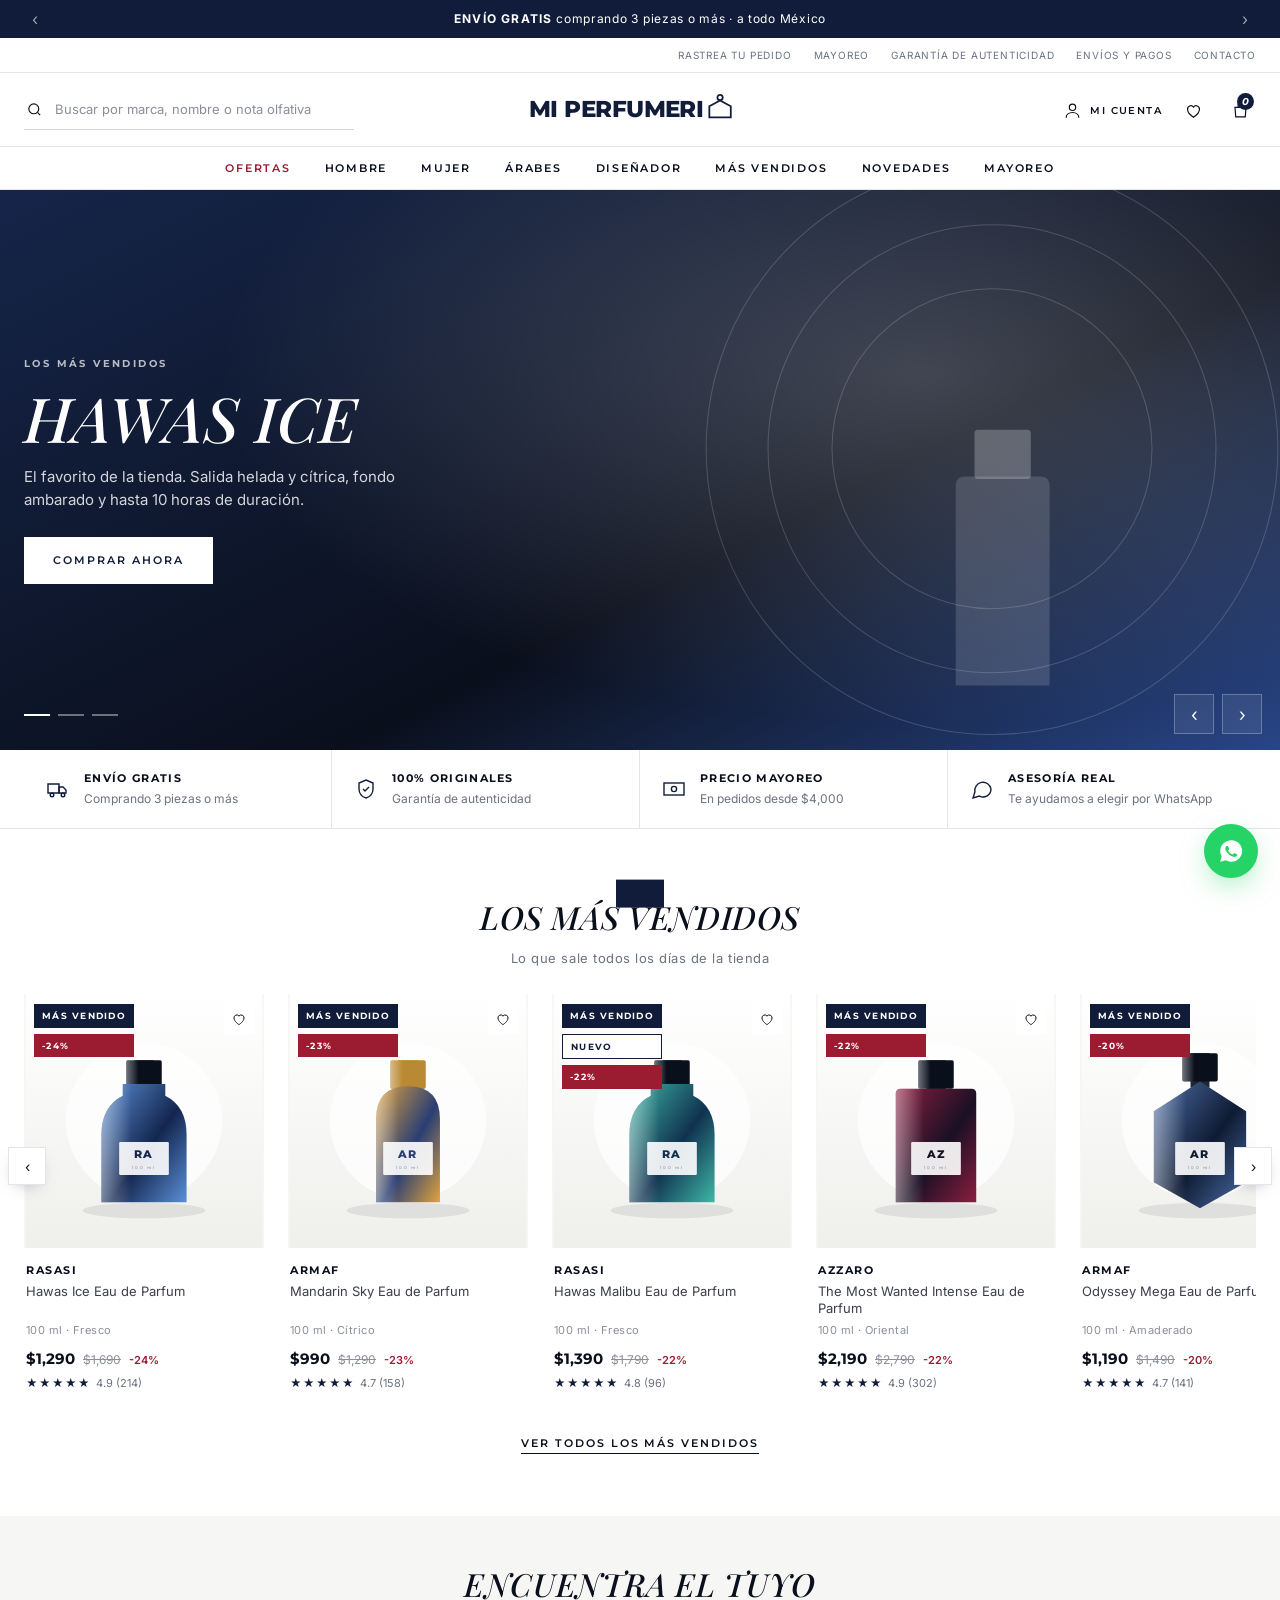
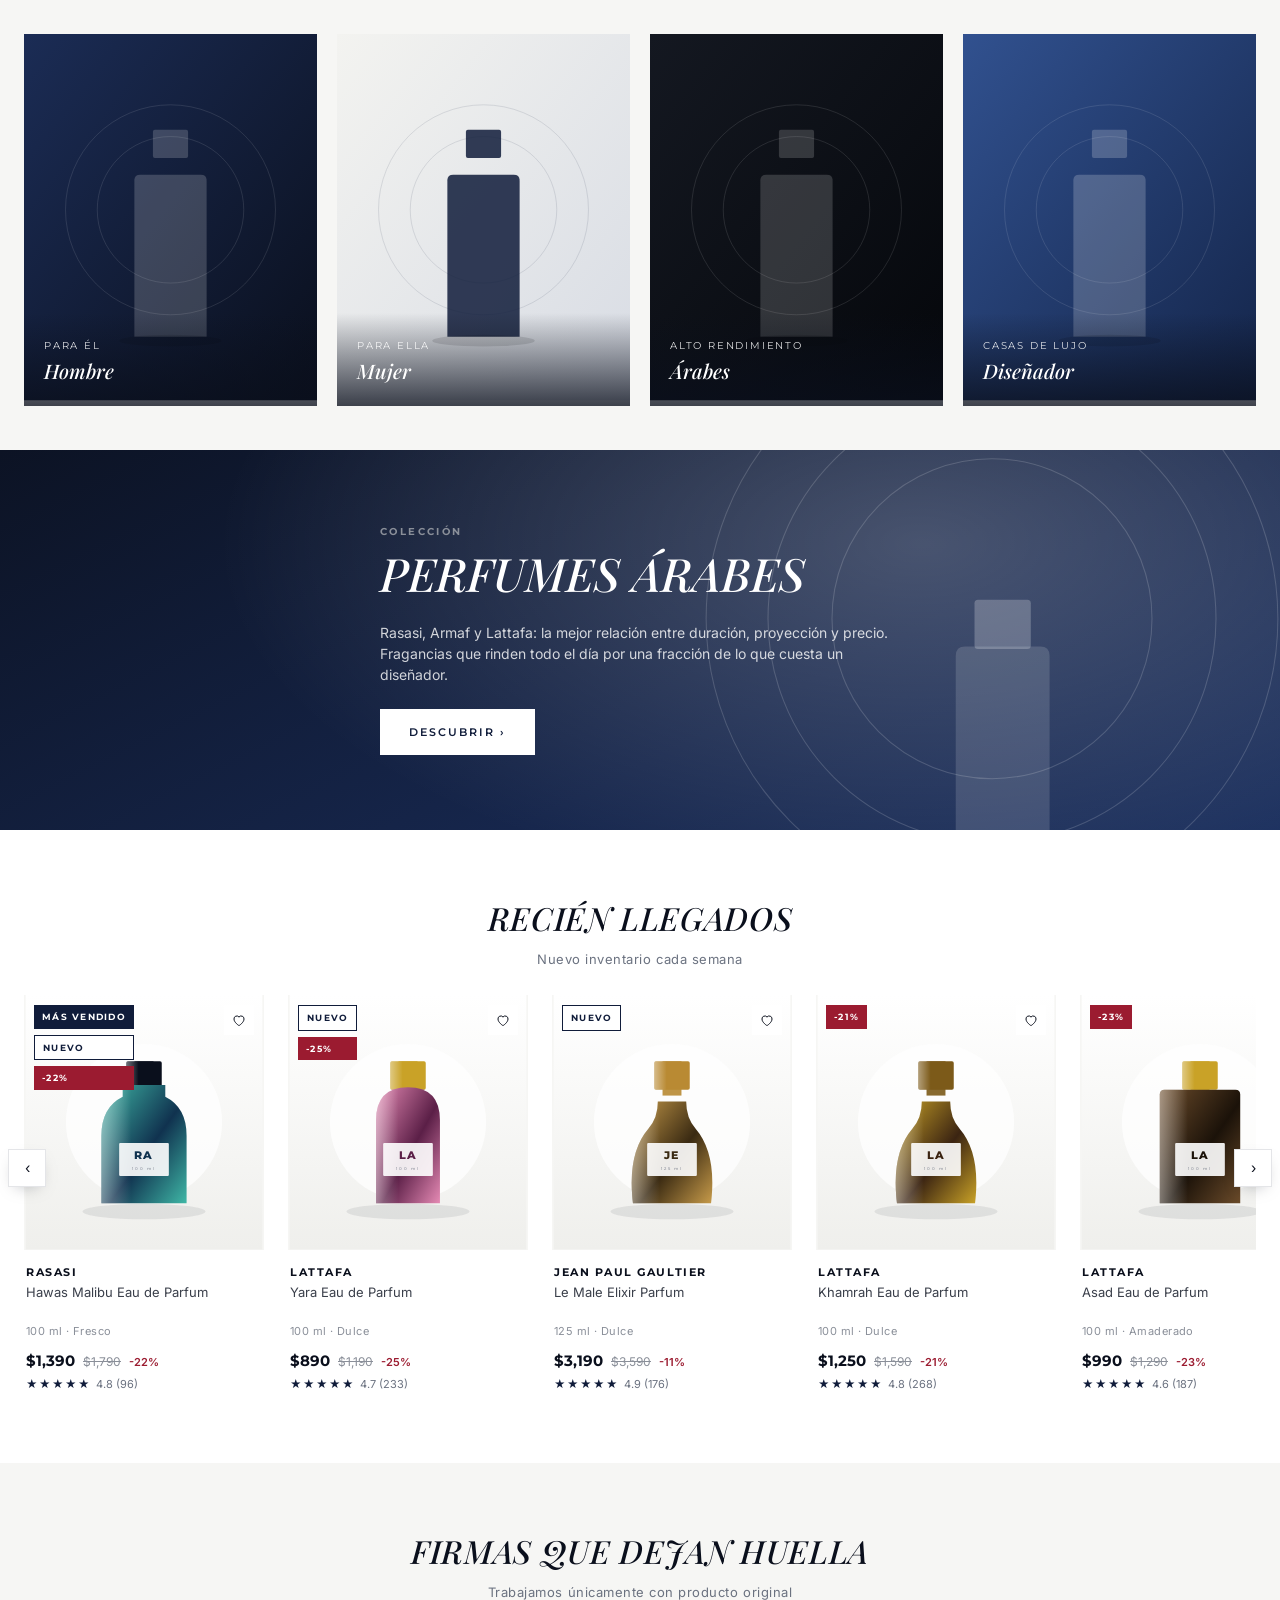
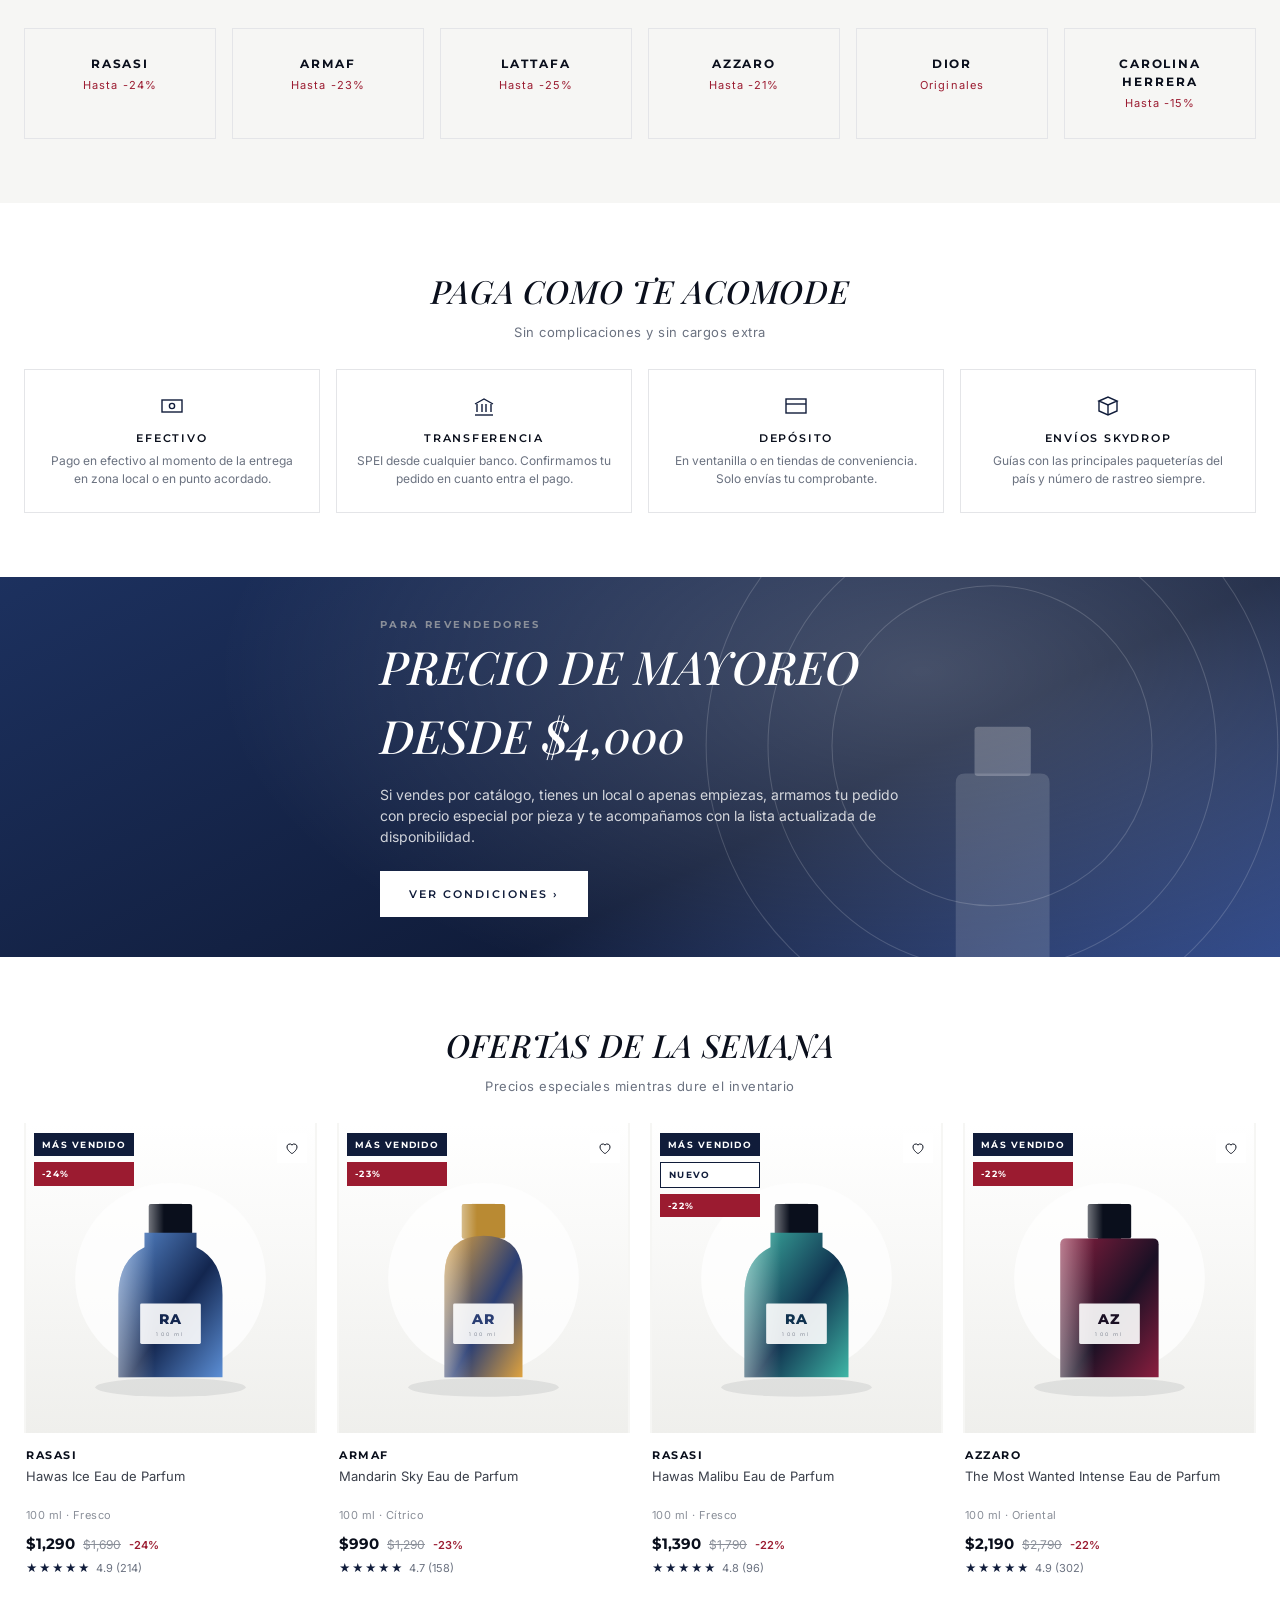
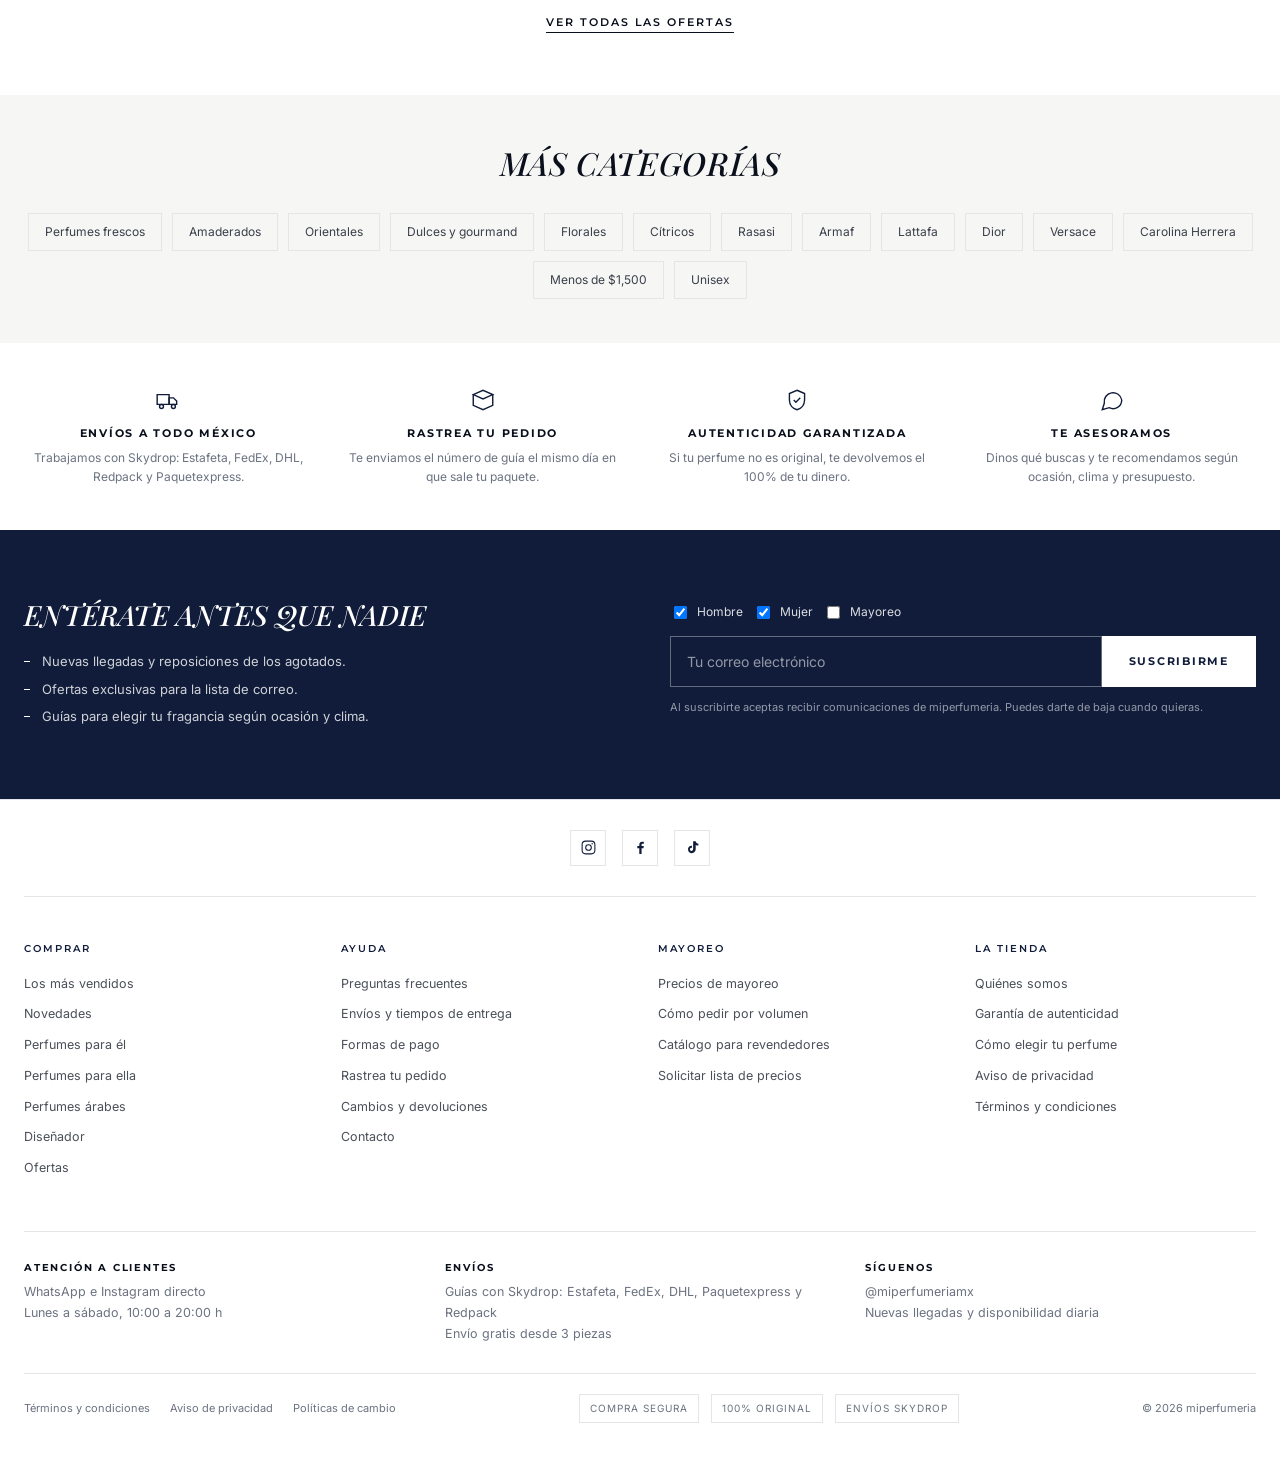
<file: index.html>
<!DOCTYPE html>
<html lang="es-MX">
<head>
<meta charset="utf-8">
<meta name="viewport" content="width=device-width, initial-scale=1">
<title>miperfumeria | Perfumes originales con envío a todo México</title>
<meta name="description" content="Perfumes 100% originales de diseñador y árabes. Envío gratis desde 3 piezas, precio de mayoreo desde $4,000 y garantía de autenticidad.">
<link rel="icon" href="data:image/svg+xml,%3Csvg xmlns=%27http://www.w3.org/2000/svg%27 viewBox=%270 0 64 64%27%3E%3Crect width=%2764%27 height=%2764%27 rx=%2714%27 fill=%27%23101C3A%27/%3E%3Ctext x=%2732%27 y=%2745%27 font-family=%27Georgia,serif%27 font-size=%2736%27 font-style=%27italic%27 fill=%27%23ffffff%27 text-anchor=%27middle%27%3EM%3C/text%3E%3C/svg%3E">
<link rel="preconnect" href="https://fonts.googleapis.com">
<link rel="preconnect" href="https://fonts.gstatic.com" crossorigin>
<link href="https://fonts.googleapis.com/css2?family=Inter:wght@400;500;600&family=Montserrat:wght@600;700;800&family=Playfair+Display:ital,wght@0,500;1,400;1,500&display=swap" rel="stylesheet">
<link rel="stylesheet" href="assets/css/styles.css">
</head>
<body>
<div id="site-header"></div>

<!-- ============ CARRUSEL PRINCIPAL ============ -->
<div class="hero" id="hero">
  <div class="hero-slide is-on">
    <div class="hero-bg" data-bg="navy"></div>
    <div class="hero-inner"><div class="hero-copy">
      <div class="eyebrow">Los más vendidos</div>
      <h2>Hawas Ice</h2>
      <p>El favorito de la tienda. Salida helada y cítrica, fondo ambarado y hasta 10 horas de duración.</p>
      <a class="btn btn-light" href="producto.html?id=hawas-ice">Comprar ahora</a>
    </div></div>
  </div>
  <div class="hero-slide">
    <div class="hero-bg" data-bg="azul"></div>
    <div class="hero-inner"><div class="hero-copy">
      <div class="eyebrow">Beneficio permanente</div>
      <h2>Envío gratis desde 3 piezas</h2>
      <p>Arma tu pedido con tres fragancias o más y nosotros pagamos la guía a cualquier parte de México.</p>
      <a class="btn btn-light" href="catalogo.html">Ver catálogo completo</a>
    </div></div>
  </div>
  <div class="hero-slide">
    <div class="hero-bg" data-bg="noche"></div>
    <div class="hero-inner"><div class="hero-copy">
      <div class="eyebrow">Revendedores</div>
      <h2>Precio de mayoreo</h2>
      <p>Desde $4,000 en un solo pedido accedes a precio especial por pieza. Ideal si vendes por catálogo o en tu local.</p>
      <a class="btn btn-light" href="mayoreo.html">Conocer condiciones</a>
    </div></div>
  </div>
  <button class="hero-arrow prev" data-hero="-1" aria-label="Anterior">‹</button>
  <button class="hero-arrow next" data-hero="1" aria-label="Siguiente">›</button>
  <div class="hero-dots" id="heroDots"></div>
</div>

<!-- ============ BENEFICIOS ============ -->
<div class="benefits">
  <div class="wrap">
    <div class="benefit"><svg width="24" height="24" viewBox="0 0 24 24" fill="none" stroke="currentColor" stroke-width="1.4"><path d="M2 7h11v9H2z"/><path d="M13 10h4l3 3v3h-7z"/><circle cx="6" cy="18" r="1.8"/><circle cx="17" cy="18" r="1.8"/></svg>
      <div><b>Envío gratis</b><span>Comprando 3 piezas o más</span></div></div>
    <div class="benefit"><svg width="24" height="24" viewBox="0 0 24 24" fill="none" stroke="currentColor" stroke-width="1.4"><path d="M12 3l7 3v6c0 4.4-3 7.9-7 9-4-1.1-7-4.6-7-9V6l7-3z"/><path d="M9 12l2 2 4-4"/></svg>
      <div><b>100% originales</b><span>Garantía de autenticidad</span></div></div>
    <div class="benefit"><svg width="24" height="24" viewBox="0 0 24 24" fill="none" stroke="currentColor" stroke-width="1.4"><rect x="2" y="6" width="20" height="12"/><circle cx="12" cy="12" r="2.6"/></svg>
      <div><b>Precio mayoreo</b><span>En pedidos desde $4,000</span></div></div>
    <div class="benefit"><svg width="24" height="24" viewBox="0 0 24 24" fill="none" stroke="currentColor" stroke-width="1.4"><path d="M21 12a8 8 0 0 1-11.6 7.1L3 21l1.9-6.1A8 8 0 1 1 21 12z"/></svg>
      <div><b>Asesoría real</b><span>Te ayudamos a elegir por WhatsApp</span></div></div>
  </div>
</div>

<!-- ============ MÁS VENDIDOS ============ -->
<section>
  <div class="wrap">
    <div class="sec-head">
      <h2 class="sec-title">Los más vendidos</h2>
      <p class="sec-sub">Lo que sale todos los días de la tienda</p>
    </div>
    <div class="rail-wrap">
      <button class="rail-btn prev" aria-label="Anterior">‹</button>
      <div class="rail" id="railBest"></div>
      <button class="rail-btn next" aria-label="Siguiente">›</button>
    </div>
    <div style="text-align:center;margin-top:34px">
      <a class="link-more" href="catalogo.html?f=best">Ver todos los más vendidos</a>
    </div>
  </div>
</section>

<!-- ============ MOSAICO DE CATEGORÍAS ============ -->
<section class="sec-bone tight">
  <div class="wrap">
    <div class="sec-head"><h2 class="sec-title">Encuentra el tuyo</h2></div>
    <div class="tiles">
      <a class="tile" href="catalogo.html?f=hombre"><div data-tile="dark" style="aspect-ratio:4/5;max-height:420px"></div>
        <div class="tile-cap"><span>Para él</span><h3>Hombre</h3></div></a>
      <a class="tile" href="catalogo.html?f=mujer"><div data-tile="light" style="aspect-ratio:4/5;max-height:420px"></div>
        <div class="tile-cap"><span>Para ella</span><h3>Mujer</h3></div></a>
      <a class="tile" href="catalogo.html?f=arabe"><div data-tile="black" style="aspect-ratio:4/5;max-height:420px"></div>
        <div class="tile-cap"><span>Alto rendimiento</span><h3>Árabes</h3></div></a>
      <a class="tile" href="catalogo.html?f=disenador"><div data-tile="mid" style="aspect-ratio:4/5;max-height:420px"></div>
        <div class="tile-cap"><span>Casas de lujo</span><h3>Diseñador</h3></div></a>
    </div>
  </div>
</section>

<!-- ============ BANNER EDITORIAL ============ -->
<div class="editorial">
  <div class="hero-bg" data-bg="noche"></div>
  <div class="wrap"><div class="editorial-copy">
    <div class="eyebrow">Colección</div>
    <h2>Perfumes árabes</h2>
    <p>Rasasi, Armaf y Lattafa: la mejor relación entre duración, proyección y precio. Fragancias que rinden todo el día por una fracción de lo que cuesta un diseñador.</p>
    <a class="btn btn-light" href="catalogo.html?f=arabe">Descubrir ›</a>
  </div></div>
</div>

<!-- ============ NOVEDADES ============ -->
<section>
  <div class="wrap">
    <div class="sec-head">
      <h2 class="sec-title">Recién llegados</h2>
      <p class="sec-sub">Nuevo inventario cada semana</p>
    </div>
    <div class="rail-wrap">
      <button class="rail-btn prev" aria-label="Anterior">‹</button>
      <div class="rail" id="railNuevo"></div>
      <button class="rail-btn next" aria-label="Siguiente">›</button>
    </div>
  </div>
</section>

<!-- ============ MARCAS ============ -->
<section class="sec-bone">
  <div class="wrap">
    <div class="sec-head"><h2 class="sec-title">Firmas que dejan huella</h2>
      <p class="sec-sub">Trabajamos únicamente con producto original</p></div>
    <div class="brands" id="brandGrid"></div>
  </div>
</section>

<!-- ============ FORMAS DE PAGO ============ -->
<section>
  <div class="wrap">
    <div class="sec-head"><h2 class="sec-title">Paga como te acomode</h2>
      <p class="sec-sub">Sin complicaciones y sin cargos extra</p></div>
    <div class="pay-strip">
      <div class="pay-card"><div class="ico"><svg width="24" height="24" viewBox="0 0 24 24" fill="none" stroke="currentColor" stroke-width="1.4"><rect x="2" y="6" width="20" height="12"/><circle cx="12" cy="12" r="2.6"/></svg></div>
        <h4>Efectivo</h4><p>Pago en efectivo al momento de la entrega en zona local o en punto acordado.</p></div>
      <div class="pay-card"><div class="ico"><svg width="24" height="24" viewBox="0 0 24 24" fill="none" stroke="currentColor" stroke-width="1.4"><path d="M3 10l9-5 9 5"/><path d="M5 10v8M10 10v8M14 10v8M19 10v8"/><path d="M3 21h18"/></svg></div>
        <h4>Transferencia</h4><p>SPEI desde cualquier banco. Confirmamos tu pedido en cuanto entra el pago.</p></div>
      <div class="pay-card"><div class="ico"><svg width="24" height="24" viewBox="0 0 24 24" fill="none" stroke="currentColor" stroke-width="1.4"><rect x="2" y="5" width="20" height="14"/><path d="M2 10h20"/></svg></div>
        <h4>Depósito</h4><p>En ventanilla o en tiendas de conveniencia. Solo envías tu comprobante.</p></div>
      <div class="pay-card"><div class="ico"><svg width="24" height="24" viewBox="0 0 24 24" fill="none" stroke="currentColor" stroke-width="1.4"><path d="M3 7l9-4 9 4-9 4-9-4z"/><path d="M3 7v10l9 4 9-4V7"/><path d="M12 11v10"/></svg></div>
        <h4>Envíos Skydrop</h4><p>Guías con las principales paqueterías del país y número de rastreo siempre.</p></div>
    </div>
  </div>
</section>

<!-- ============ MAYOREO ============ -->
<div class="editorial">
  <div class="hero-bg" data-bg="azul"></div>
  <div class="wrap"><div class="editorial-copy">
    <div class="eyebrow">Para revendedores</div>
    <h2>Precio de mayoreo desde $4,000</h2>
    <p>Si vendes por catálogo, tienes un local o apenas empiezas, armamos tu pedido con precio especial por pieza y te acompañamos con la lista actualizada de disponibilidad.</p>
    <a class="btn btn-light" href="mayoreo.html">Ver condiciones ›</a>
  </div></div>
</div>

<!-- ============ OFERTAS ============ -->
<section>
  <div class="wrap">
    <div class="sec-head"><h2 class="sec-title">Ofertas de la semana</h2>
      <p class="sec-sub">Precios especiales mientras dure el inventario</p></div>
    <div class="grid-products" id="gridOferta"></div>
    <div style="text-align:center;margin-top:34px"><a class="link-more" href="catalogo.html?f=oferta">Ver todas las ofertas</a></div>
  </div>
</section>

<!-- ============ ENLACES SEO ============ -->
<section class="sec-bone tight">
  <div class="wrap">
    <div class="sec-head"><h2 class="sec-title">Más categorías</h2></div>
    <div class="seo-cloud">
      <a href="catalogo.html?fam=Fresco">Perfumes frescos</a>
      <a href="catalogo.html?fam=Amaderado">Amaderados</a>
      <a href="catalogo.html?fam=Oriental">Orientales</a>
      <a href="catalogo.html?fam=Dulce">Dulces y gourmand</a>
      <a href="catalogo.html?fam=Floral">Florales</a>
      <a href="catalogo.html?fam=Cítrico">Cítricos</a>
      <a href="catalogo.html?m=Rasasi">Rasasi</a>
      <a href="catalogo.html?m=Armaf">Armaf</a>
      <a href="catalogo.html?m=Lattafa">Lattafa</a>
      <a href="catalogo.html?m=Dior">Dior</a>
      <a href="catalogo.html?m=Versace">Versace</a>
      <a href="catalogo.html?m=Carolina Herrera">Carolina Herrera</a>
      <a href="catalogo.html?max=1500">Menos de $1,500</a>
      <a href="catalogo.html?f=unisex">Unisex</a>
    </div>
  </div>
</section>

<!-- ============ SERVICIO ============ -->
<section class="tight">
  <div class="wrap">
    <div class="service-strip">
      <div class="service-item"><div class="ico"><svg width="26" height="26" viewBox="0 0 24 24" fill="none" stroke="currentColor" stroke-width="1.3"><path d="M2 7h11v9H2z"/><path d="M13 10h4l3 3v3h-7z"/><circle cx="6" cy="18" r="1.8"/><circle cx="17" cy="18" r="1.8"/></svg></div>
        <b>Envíos a todo México</b><p>Trabajamos con Skydrop: Estafeta, FedEx, DHL, Redpack y Paquetexpress.</p></div>
      <div class="service-item"><div class="ico"><svg width="26" height="26" viewBox="0 0 24 24" fill="none" stroke="currentColor" stroke-width="1.3"><path d="M3 7l9-4 9 4-9 4-9-4z"/><path d="M3 7v10l9 4 9-4V7"/></svg></div>
        <b>Rastrea tu pedido</b><p>Te enviamos el número de guía el mismo día en que sale tu paquete.</p></div>
      <div class="service-item"><div class="ico"><svg width="26" height="26" viewBox="0 0 24 24" fill="none" stroke="currentColor" stroke-width="1.3"><path d="M12 3l7 3v6c0 4.4-3 7.9-7 9-4-1.1-7-4.6-7-9V6l7-3z"/><path d="M9 12l2 2 4-4"/></svg></div>
        <b>Autenticidad garantizada</b><p>Si tu perfume no es original, te devolvemos el 100% de tu dinero.</p></div>
      <div class="service-item"><div class="ico"><svg width="26" height="26" viewBox="0 0 24 24" fill="none" stroke="currentColor" stroke-width="1.3"><path d="M21 12a8 8 0 0 1-11.6 7.1L3 21l1.9-6.1A8 8 0 1 1 21 12z"/></svg></div>
        <b>Te asesoramos</b><p>Dinos qué buscas y te recomendamos según ocasión, clima y presupuesto.</p></div>
    </div>
  </div>
</section>

<!-- ============ NEWSLETTER ============ -->
<section class="newsletter">
  <div class="wrap">
    <div class="grid">
      <div>
        <h3>Entérate antes que nadie</h3>
        <ul>
          <li>Nuevas llegadas y reposiciones de los agotados.</li>
          <li>Ofertas exclusivas para la lista de correo.</li>
          <li>Guías para elegir tu fragancia según ocasión y clima.</li>
        </ul>
      </div>
      <div>
        <div class="nl-chips">
          <label><input type="checkbox" checked> Hombre</label>
          <label><input type="checkbox" checked> Mujer</label>
          <label><input type="checkbox"> Mayoreo</label>
        </div>
        <form class="nl-form" onsubmit="event.preventDefault();toast('Gracias por suscribirte');this.reset()">
          <input type="email" required placeholder="Tu correo electrónico" aria-label="Correo electrónico">
          <button type="submit">Suscribirme</button>
        </form>
        <p class="nl-note">Al suscribirte aceptas recibir comunicaciones de miperfumeria. Puedes darte de baja cuando quieras.</p>
      </div>
    </div>
  </div>
</section>

<div id="site-footer"></div>

<script src="assets/js/data.js"></script>
<script src="assets/js/layout.js"></script>
<script src="assets/js/app.js"></script>
<script>
function pageInit(){
  renderCards(PRODUCTOS.filter(p=>p.best), "#railBest");
  renderCards(PRODUCTOS.filter(p=>p.nuevo).concat(PRODUCTOS.slice(6,12)).slice(0,8), "#railNuevo");
  renderCards(PRODUCTOS.filter(p=>p.oferta || (p.lista && (1-p.precio/p.lista) >= .2)).slice(0,4), "#gridOferta");

  // marcas destacadas
  const marcas = [["Rasasi","Hasta -24%"],["Armaf","Hasta -23%"],["Lattafa","Hasta -25%"],
                  ["Azzaro","Hasta -21%"],["Dior","Originales"],["Carolina Herrera","Hasta -15%"]];
  document.querySelector("#brandGrid").innerHTML = marcas.map(m=>
    `<a class="brand-card" href="catalogo.html?m=${encodeURIComponent(m[0])}"><b>${m[0]}</b><span>${m[1]}</span></a>`).join("");

  // carrusel principal
  const slides = document.querySelectorAll(".hero-slide");
  const dots = document.querySelector("#heroDots");
  let i = 0;
  dots.innerHTML = [...slides].map((_,k)=>`<button data-go="${k}" class="${k?"":"is-on"}" aria-label="Ir a la imagen ${k+1}"></button>`).join("");
  const go = n => {
    i = (n + slides.length) % slides.length;
    slides.forEach((s,k)=>s.classList.toggle("is-on", k===i));
    dots.querySelectorAll("button").forEach((b,k)=>b.classList.toggle("is-on", k===i));
  };
  let auto = setInterval(()=>go(i+1), 6000);
  document.querySelectorAll("[data-hero]").forEach(b=>b.addEventListener("click",()=>{clearInterval(auto);go(i + +b.dataset.hero)}));
  dots.addEventListener("click", e=>{ const b = e.target.closest("[data-go]"); if(b){clearInterval(auto); go(+b.dataset.go);} });
}
</script>
</body>
</html>
</file>
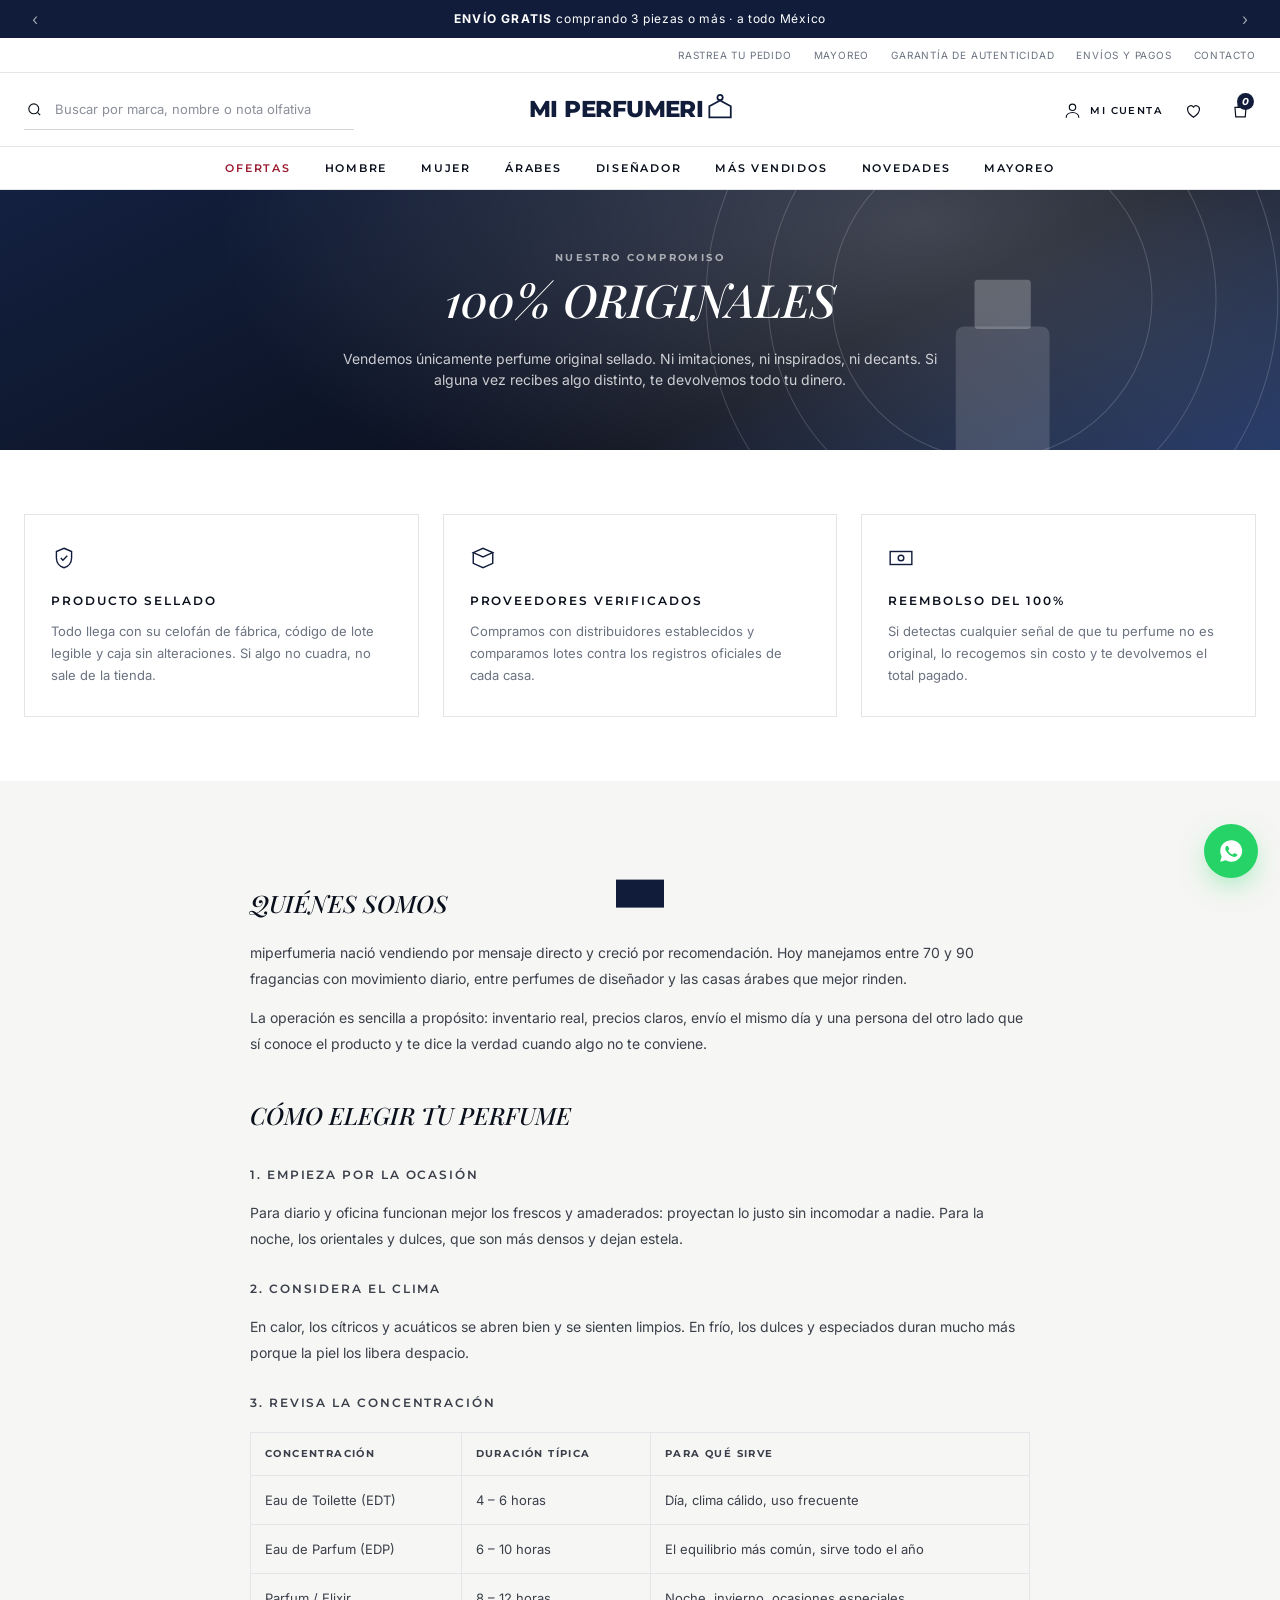
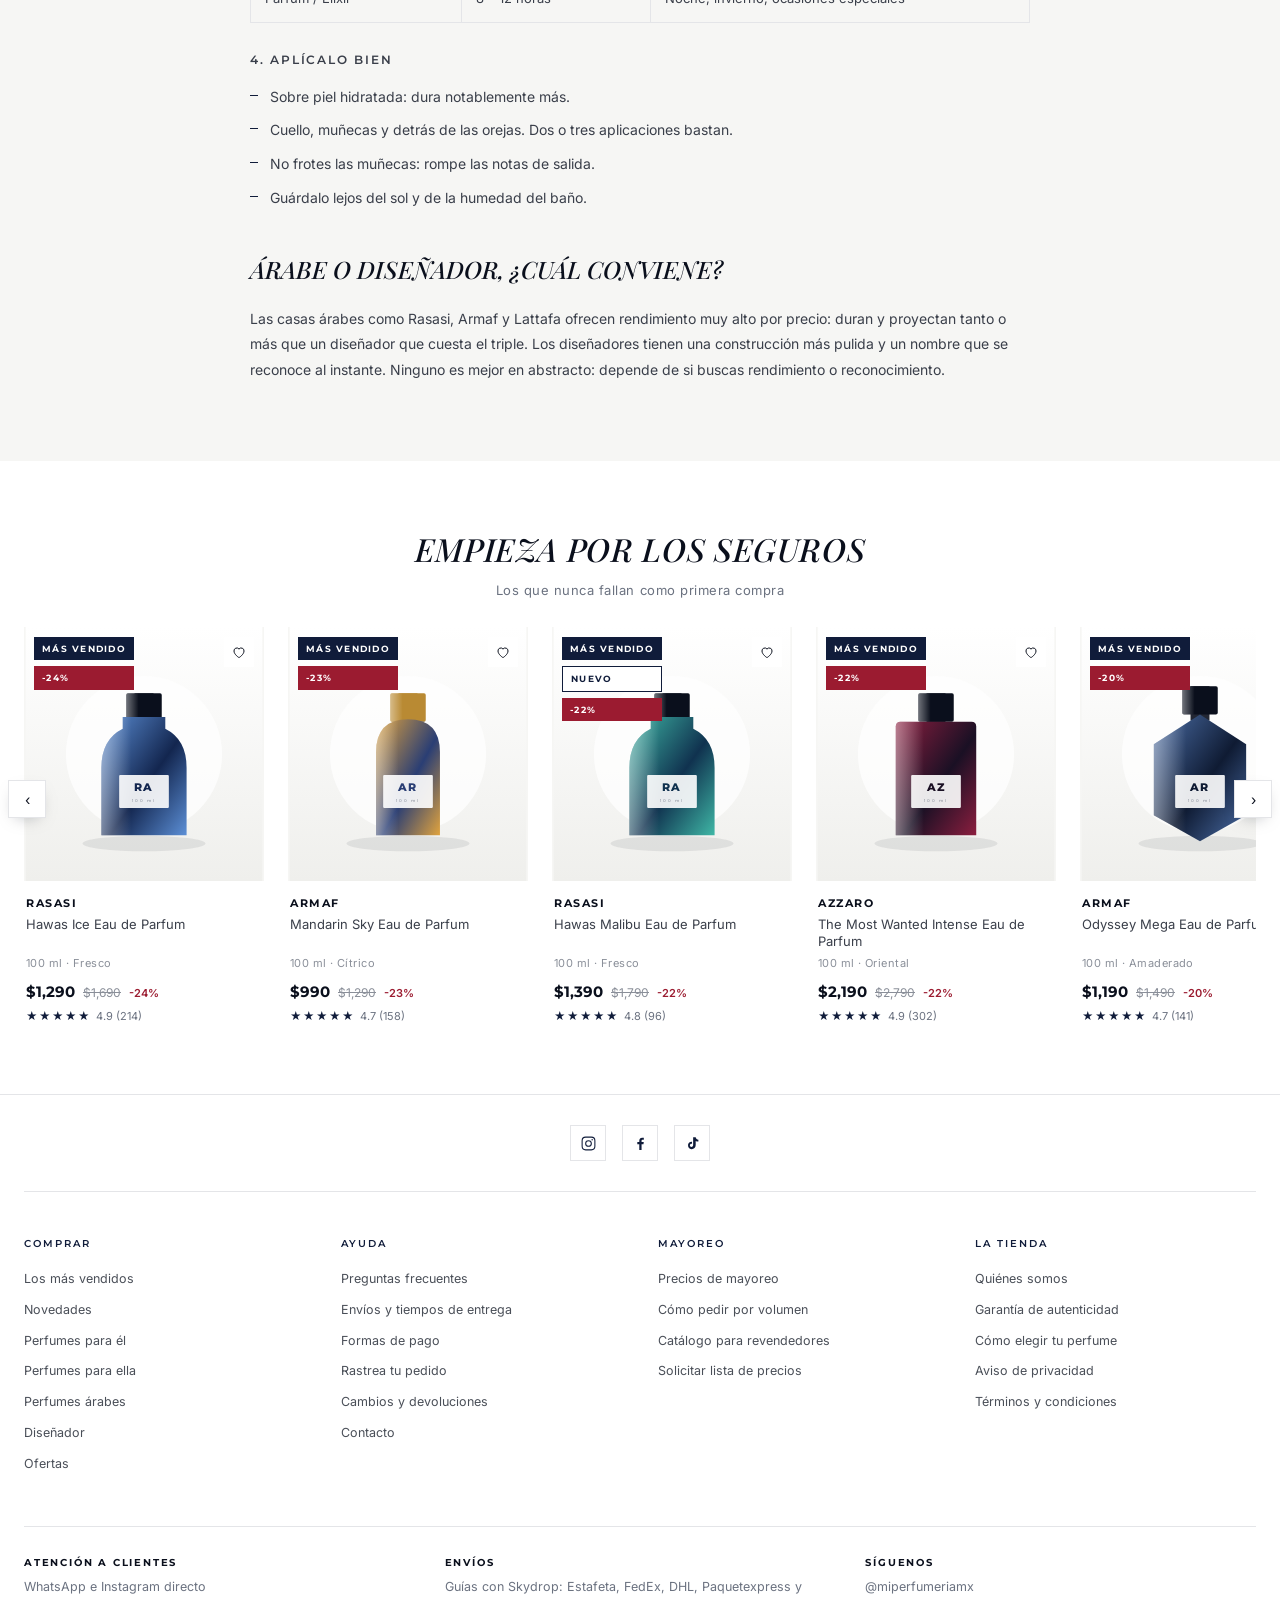
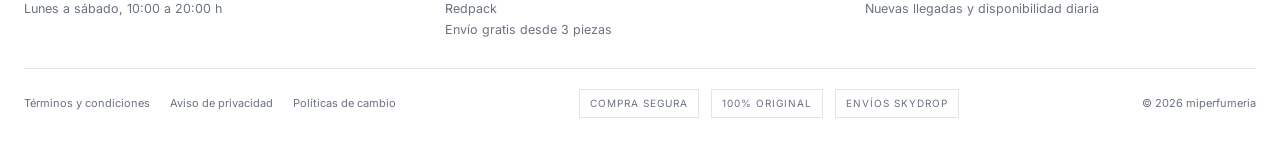
<file: autenticidad.html>
<!DOCTYPE html>
<html lang="es-MX">
<head>
<meta charset="utf-8">
<meta name="viewport" content="width=device-width, initial-scale=1">
<title>Garantía de autenticidad | miperfumeria</title>
<meta name="description" content="Cómo garantizamos que cada perfume es original y cómo elegir la fragancia correcta.">
<link rel="icon" href="data:image/svg+xml,%3Csvg xmlns=%27http://www.w3.org/2000/svg%27 viewBox=%270 0 64 64%27%3E%3Crect width=%2764%27 height=%2764%27 rx=%2714%27 fill=%27%23101C3A%27/%3E%3Ctext x=%2732%27 y=%2745%27 font-family=%27Georgia,serif%27 font-size=%2736%27 font-style=%27italic%27 fill=%27%23ffffff%27 text-anchor=%27middle%27%3EM%3C/text%3E%3C/svg%3E">
<link rel="preconnect" href="https://fonts.googleapis.com">
<link rel="preconnect" href="https://fonts.gstatic.com" crossorigin>
<link href="https://fonts.googleapis.com/css2?family=Inter:wght@400;500;600&family=Montserrat:wght@600;700;800&family=Playfair+Display:ital,wght@0,500;1,400;1,500&display=swap" rel="stylesheet">
<link rel="stylesheet" href="assets/css/styles.css">
</head>
<body>
<div id="site-header"></div>

<div class="page-hero">
  <div class="hero-bg" data-bg="navy"></div>
  <div class="wrap">
    <div class="eyebrow" style="color:rgba(255,255,255,.6);position:relative;z-index:2">Nuestro compromiso</div>
    <h1>100% originales</h1>
    <p>Vendemos únicamente perfume original sellado. Ni imitaciones, ni inspirados, ni decants. Si alguna vez recibes algo distinto, te devolvemos todo tu dinero.</p>
  </div>
</div>

<section>
  <div class="wrap">
    <div class="cards-3">
      <div class="info-card">
        <div class="ico"><svg width="26" height="26" viewBox="0 0 24 24" fill="none" stroke="currentColor" stroke-width="1.3"><path d="M12 3l7 3v6c0 4.4-3 7.9-7 9-4-1.1-7-4.6-7-9V6l7-3z"/><path d="M9 12l2 2 4-4"/></svg></div>
        <h3>Producto sellado</h3>
        <p>Todo llega con su celofán de fábrica, código de lote legible y caja sin alteraciones. Si algo no cuadra, no sale de la tienda.</p>
      </div>
      <div class="info-card">
        <div class="ico"><svg width="26" height="26" viewBox="0 0 24 24" fill="none" stroke="currentColor" stroke-width="1.3"><path d="M3 7l9-4 9 4-9 4-9-4z"/><path d="M3 7v10l9 4 9-4V7"/></svg></div>
        <h3>Proveedores verificados</h3>
        <p>Compramos con distribuidores establecidos y comparamos lotes contra los registros oficiales de cada casa.</p>
      </div>
      <div class="info-card">
        <div class="ico"><svg width="26" height="26" viewBox="0 0 24 24" fill="none" stroke="currentColor" stroke-width="1.3"><rect x="2" y="6" width="20" height="12"/><circle cx="12" cy="12" r="2.6"/></svg></div>
        <h3>Reembolso del 100%</h3>
        <p>Si detectas cualquier señal de que tu perfume no es original, lo recogemos sin costo y te devolvemos el total pagado.</p>
      </div>
    </div>
  </div>
</section>

<section class="sec-bone" id="nosotros">
  <div class="wrap">
    <div class="prose">
      <h2>Quiénes somos</h2>
      <p>miperfumeria nació vendiendo por mensaje directo y creció por recomendación. Hoy manejamos entre 70 y 90 fragancias con movimiento diario, entre perfumes de diseñador y las casas árabes que mejor rinden.</p>
      <p>La operación es sencilla a propósito: inventario real, precios claros, envío el mismo día y una persona del otro lado que sí conoce el producto y te dice la verdad cuando algo no te conviene.</p>

      <h2 id="guia">Cómo elegir tu perfume</h2>
      <h3>1. Empieza por la ocasión</h3>
      <p>Para diario y oficina funcionan mejor los frescos y amaderados: proyectan lo justo sin incomodar a nadie. Para la noche, los orientales y dulces, que son más densos y dejan estela.</p>
      <h3>2. Considera el clima</h3>
      <p>En calor, los cítricos y acuáticos se abren bien y se sienten limpios. En frío, los dulces y especiados duran mucho más porque la piel los libera despacio.</p>
      <h3>3. Revisa la concentración</h3>
      <table>
        <tr><th>Concentración</th><th>Duración típica</th><th>Para qué sirve</th></tr>
        <tr><td>Eau de Toilette (EDT)</td><td>4 – 6 horas</td><td>Día, clima cálido, uso frecuente</td></tr>
        <tr><td>Eau de Parfum (EDP)</td><td>6 – 10 horas</td><td>El equilibrio más común, sirve todo el año</td></tr>
        <tr><td>Parfum / Elixir</td><td>8 – 12 horas</td><td>Noche, invierno, ocasiones especiales</td></tr>
      </table>
      <h3>4. Aplícalo bien</h3>
      <ul>
        <li>Sobre piel hidratada: dura notablemente más.</li>
        <li>Cuello, muñecas y detrás de las orejas. Dos o tres aplicaciones bastan.</li>
        <li>No frotes las muñecas: rompe las notas de salida.</li>
        <li>Guárdalo lejos del sol y de la humedad del baño.</li>
      </ul>

      <h2>Árabe o diseñador, ¿cuál conviene?</h2>
      <p>Las casas árabes como Rasasi, Armaf y Lattafa ofrecen rendimiento muy alto por precio: duran y proyectan tanto o más que un diseñador que cuesta el triple. Los diseñadores tienen una construcción más pulida y un nombre que se reconoce al instante. Ninguno es mejor en abstracto: depende de si buscas rendimiento o reconocimiento.</p>
    </div>
  </div>
</section>

<section>
  <div class="wrap">
    <div class="sec-head"><h2 class="sec-title">Empieza por los seguros</h2>
      <p class="sec-sub">Los que nunca fallan como primera compra</p></div>
    <div class="rail-wrap">
      <button class="rail-btn prev">‹</button>
      <div class="rail" id="railTop"></div>
      <button class="rail-btn next">›</button>
    </div>
  </div>
</section>

<div id="site-footer"></div>

<script src="assets/js/data.js"></script>
<script src="assets/js/layout.js"></script>
<script src="assets/js/app.js"></script>
<script>
function pageInit(){ renderCards(PRODUCTOS.filter(p=>p.rating>=4.7).slice(0,10), "#railTop"); }
</script>
</body>
</html>
</file>
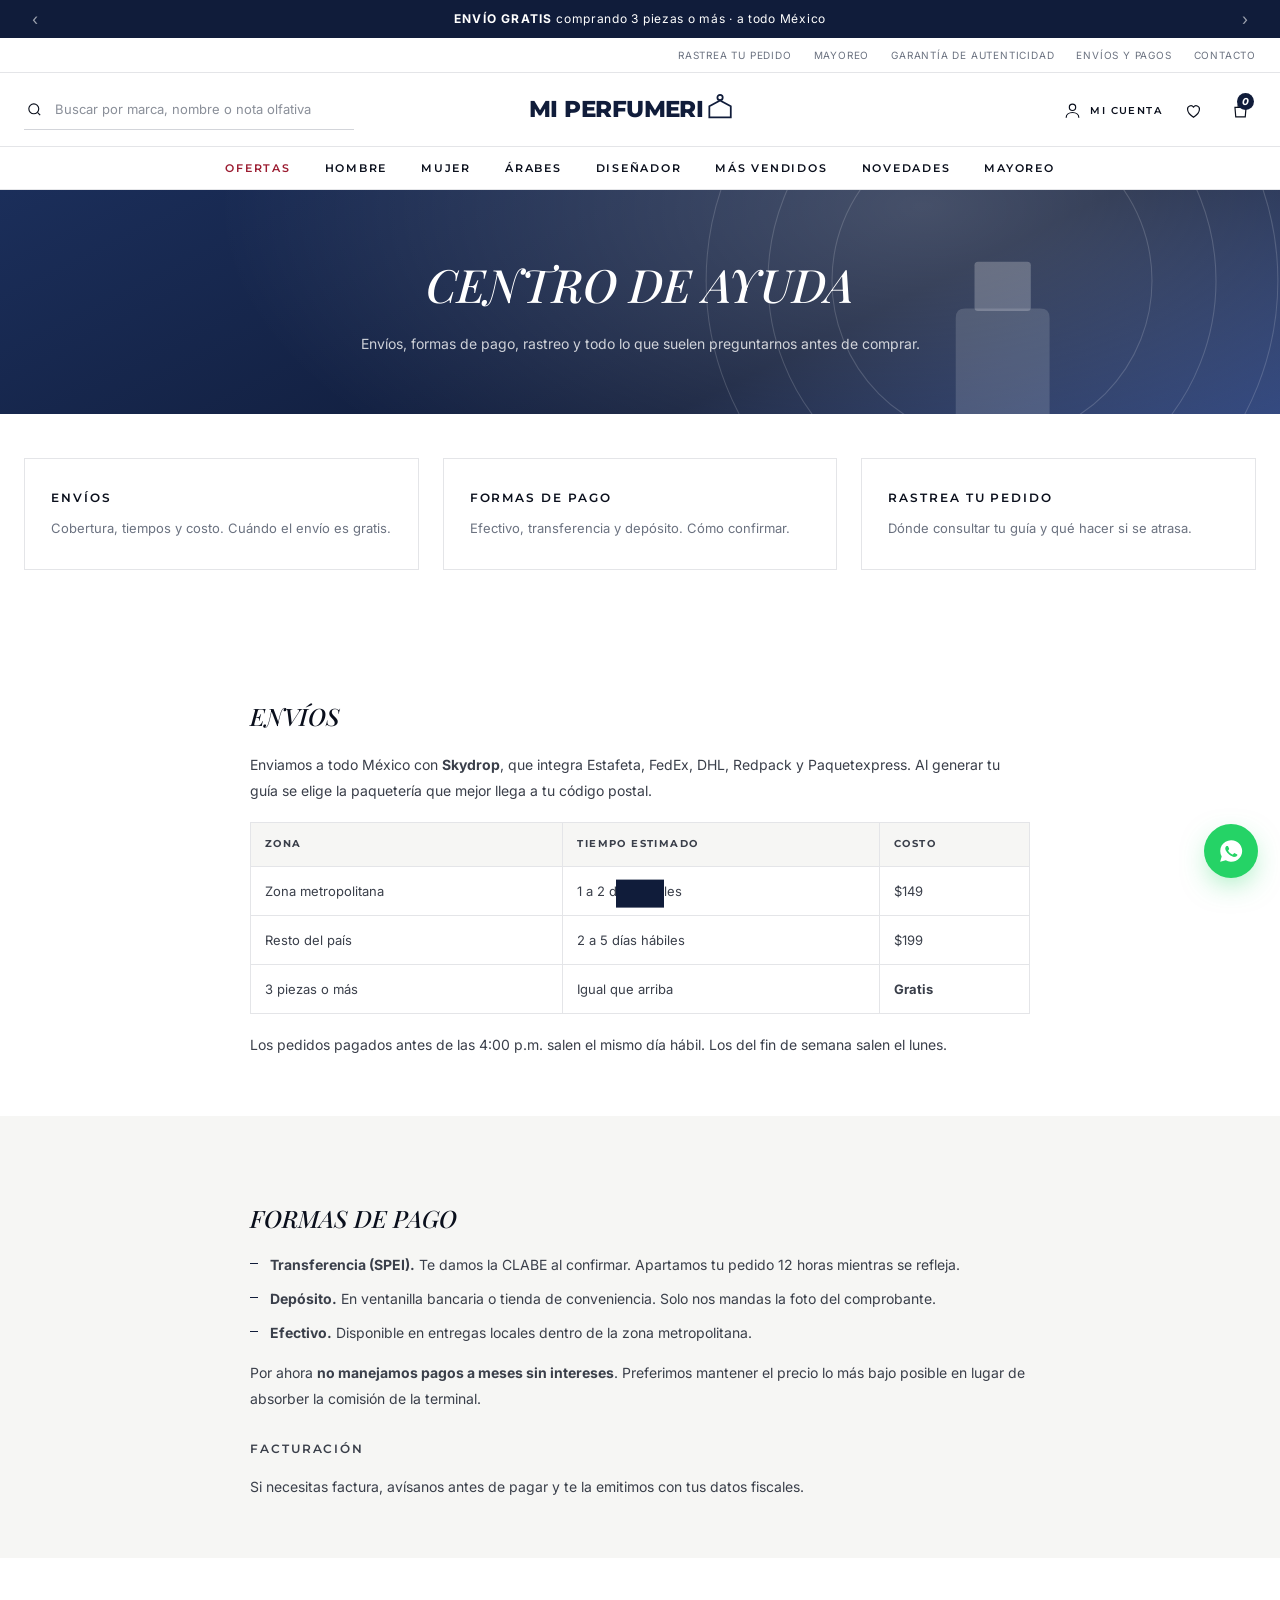
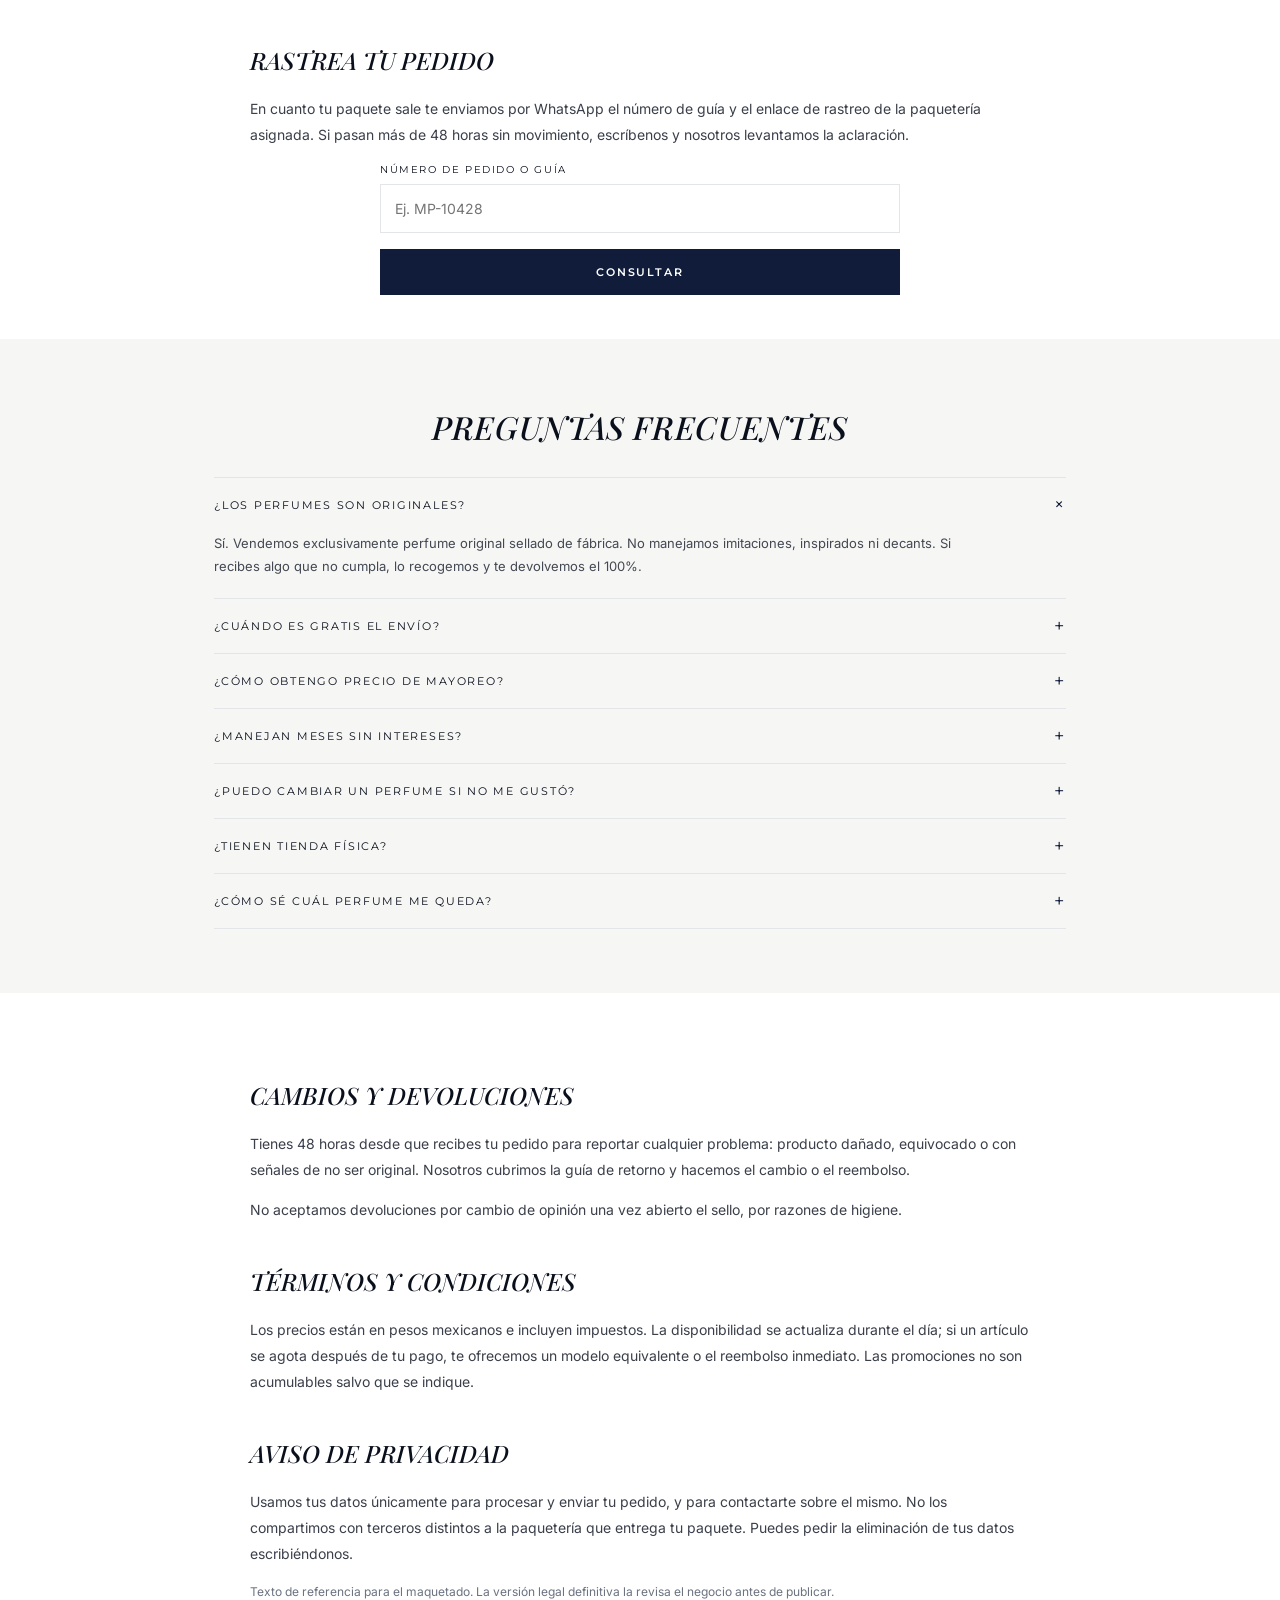
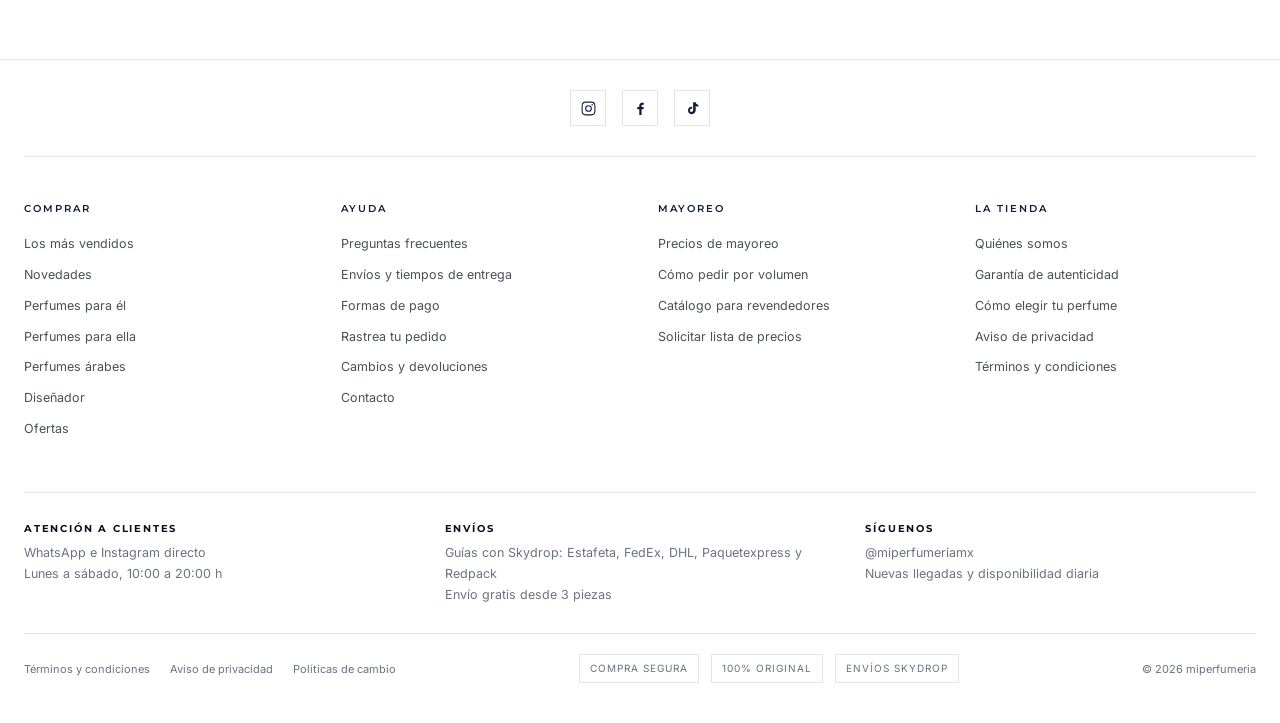
<file: ayuda.html>
<!DOCTYPE html>
<html lang="es-MX">
<head>
<meta charset="utf-8">
<meta name="viewport" content="width=device-width, initial-scale=1">
<title>Ayuda: envíos, pagos y preguntas frecuentes | miperfumeria</title>
<link rel="icon" href="data:image/svg+xml,%3Csvg xmlns=%27http://www.w3.org/2000/svg%27 viewBox=%270 0 64 64%27%3E%3Crect width=%2764%27 height=%2764%27 rx=%2714%27 fill=%27%23101C3A%27/%3E%3Ctext x=%2732%27 y=%2745%27 font-family=%27Georgia,serif%27 font-size=%2736%27 font-style=%27italic%27 fill=%27%23ffffff%27 text-anchor=%27middle%27%3EM%3C/text%3E%3C/svg%3E">
<link rel="preconnect" href="https://fonts.googleapis.com">
<link rel="preconnect" href="https://fonts.gstatic.com" crossorigin>
<link href="https://fonts.googleapis.com/css2?family=Inter:wght@400;500;600&family=Montserrat:wght@600;700;800&family=Playfair+Display:ital,wght@0,500;1,400;1,500&display=swap" rel="stylesheet">
<link rel="stylesheet" href="assets/css/styles.css">
</head>
<body>
<div id="site-header"></div>

<div class="page-hero">
  <div class="hero-bg" data-bg="azul"></div>
  <div class="wrap">
    <h1>Centro de ayuda</h1>
    <p>Envíos, formas de pago, rastreo y todo lo que suelen preguntarnos antes de comprar.</p>
  </div>
</div>

<section class="tight">
  <div class="wrap">
    <div class="cards-3">
      <a class="info-card" href="#envios"><h3>Envíos</h3><p>Cobertura, tiempos y costo. Cuándo el envío es gratis.</p></a>
      <a class="info-card" href="#pagos"><h3>Formas de pago</h3><p>Efectivo, transferencia y depósito. Cómo confirmar.</p></a>
      <a class="info-card" href="#rastreo"><h3>Rastrea tu pedido</h3><p>Dónde consultar tu guía y qué hacer si se atrasa.</p></a>
    </div>
  </div>
</section>

<section class="tight" id="envios">
  <div class="wrap-narrow">
    <div class="prose">
      <h2>Envíos</h2>
      <p>Enviamos a todo México con <strong>Skydrop</strong>, que integra Estafeta, FedEx, DHL, Redpack y Paquetexpress. Al generar tu guía se elige la paquetería que mejor llega a tu código postal.</p>
      <table>
        <tr><th>Zona</th><th>Tiempo estimado</th><th>Costo</th></tr>
        <tr><td>Zona metropolitana</td><td>1 a 2 días hábiles</td><td>$149</td></tr>
        <tr><td>Resto del país</td><td>2 a 5 días hábiles</td><td>$199</td></tr>
        <tr><td>3 piezas o más</td><td>Igual que arriba</td><td><strong>Gratis</strong></td></tr>
      </table>
      <p>Los pedidos pagados antes de las 4:00 p.m. salen el mismo día hábil. Los del fin de semana salen el lunes.</p>
    </div>
  </div>
</section>

<section class="sec-bone tight" id="pagos">
  <div class="wrap-narrow">
    <div class="prose">
      <h2>Formas de pago</h2>
      <ul>
        <li><strong>Transferencia (SPEI).</strong> Te damos la CLABE al confirmar. Apartamos tu pedido 12 horas mientras se refleja.</li>
        <li><strong>Depósito.</strong> En ventanilla bancaria o tienda de conveniencia. Solo nos mandas la foto del comprobante.</li>
        <li><strong>Efectivo.</strong> Disponible en entregas locales dentro de la zona metropolitana.</li>
      </ul>
      <p>Por ahora <strong>no manejamos pagos a meses sin intereses</strong>. Preferimos mantener el precio lo más bajo posible en lugar de absorber la comisión de la terminal.</p>
      <h3>Facturación</h3>
      <p>Si necesitas factura, avísanos antes de pagar y te la emitimos con tus datos fiscales.</p>
    </div>
  </div>
</section>

<section class="tight" id="rastreo">
  <div class="wrap-narrow">
    <div class="prose">
      <h2>Rastrea tu pedido</h2>
      <p>En cuanto tu paquete sale te enviamos por WhatsApp el número de guía y el enlace de rastreo de la paquetería asignada. Si pasan más de 48 horas sin movimiento, escríbenos y nosotros levantamos la aclaración.</p>
    </div>
    <form style="max-width:520px;margin:0 auto" onsubmit="event.preventDefault();toast('En el sitio final esto consulta tu guía real')">
      <label class="field"><span>Número de pedido o guía</span><input placeholder="Ej. MP-10428"></label>
      <button class="btn btn-block" type="submit">Consultar</button>
    </form>
  </div>
</section>

<section class="sec-bone" id="faq">
  <div class="wrap-narrow">
    <div class="sec-head"><h2 class="sec-title">Preguntas frecuentes</h2></div>
    <div class="acc">
      <div class="acc-item is-on"><button class="acc-btn">¿Los perfumes son originales? <span class="sign">+</span></button>
        <div class="acc-panel">Sí. Vendemos exclusivamente perfume original sellado de fábrica. No manejamos imitaciones, inspirados ni decants. Si recibes algo que no cumpla, lo recogemos y te devolvemos el 100%.</div></div>
      <div class="acc-item"><button class="acc-btn">¿Cuándo es gratis el envío? <span class="sign">+</span></button>
        <div class="acc-panel">Comprando 3 piezas o más en el mismo pedido, sin importar el estado al que se envíe.</div></div>
      <div class="acc-item"><button class="acc-btn">¿Cómo obtengo precio de mayoreo? <span class="sign">+</span></button>
        <div class="acc-panel">Llegando a $4,000 en un mismo pedido. Puedes mezclar los modelos que quieras, no hay que comprar caja cerrada. Revisa la <a href="mayoreo.html">página de mayoreo</a>.</div></div>
      <div class="acc-item"><button class="acc-btn">¿Manejan meses sin intereses? <span class="sign">+</span></button>
        <div class="acc-panel">No. Trabajamos con efectivo, transferencia y depósito para mantener el precio más bajo.</div></div>
      <div class="acc-item"><button class="acc-btn">¿Puedo cambiar un perfume si no me gustó? <span class="sign">+</span></button>
        <div class="acc-panel">Por higiene no aceptamos devolución de producto abierto. Si llegó dañado o equivocado, lo cambiamos sin costo avisando dentro de las primeras 48 horas.</div></div>
      <div class="acc-item"><button class="acc-btn">¿Tienen tienda física? <span class="sign">+</span></button>
        <div class="acc-panel">La venta es en línea y por Instagram. En la zona metropolitana hacemos entregas en punto acordado.</div></div>
      <div class="acc-item"><button class="acc-btn">¿Cómo sé cuál perfume me queda? <span class="sign">+</span></button>
        <div class="acc-panel">Escríbenos y te preguntamos tres cosas: para qué ocasión, qué aromas te gustan y tu presupuesto. Con eso te damos dos o tres opciones concretas. También puedes leer la <a href="autenticidad.html#guia">guía para elegir</a>.</div></div>
    </div>
  </div>
</section>

<section class="tight" id="devoluciones">
  <div class="wrap-narrow">
    <div class="prose">
      <h2>Cambios y devoluciones</h2>
      <p>Tienes 48 horas desde que recibes tu pedido para reportar cualquier problema: producto dañado, equivocado o con señales de no ser original. Nosotros cubrimos la guía de retorno y hacemos el cambio o el reembolso.</p>
      <p>No aceptamos devoluciones por cambio de opinión una vez abierto el sello, por razones de higiene.</p>

      <h2 id="terminos">Términos y condiciones</h2>
      <p>Los precios están en pesos mexicanos e incluyen impuestos. La disponibilidad se actualiza durante el día; si un artículo se agota después de tu pago, te ofrecemos un modelo equivalente o el reembolso inmediato. Las promociones no son acumulables salvo que se indique.</p>

      <h2 id="privacidad">Aviso de privacidad</h2>
      <p>Usamos tus datos únicamente para procesar y enviar tu pedido, y para contactarte sobre el mismo. No los compartimos con terceros distintos a la paquetería que entrega tu paquete. Puedes pedir la eliminación de tus datos escribiéndonos.</p>
      <p style="color:var(--muted);font-size:12px">Texto de referencia para el maquetado. La versión legal definitiva la revisa el negocio antes de publicar.</p>
    </div>
  </div>
</section>

<div id="site-footer"></div>

<script src="assets/js/data.js"></script>
<script src="assets/js/layout.js"></script>
<script src="assets/js/app.js"></script>
<script>function pageInit(){}</script>
</body>
</html>
</file>
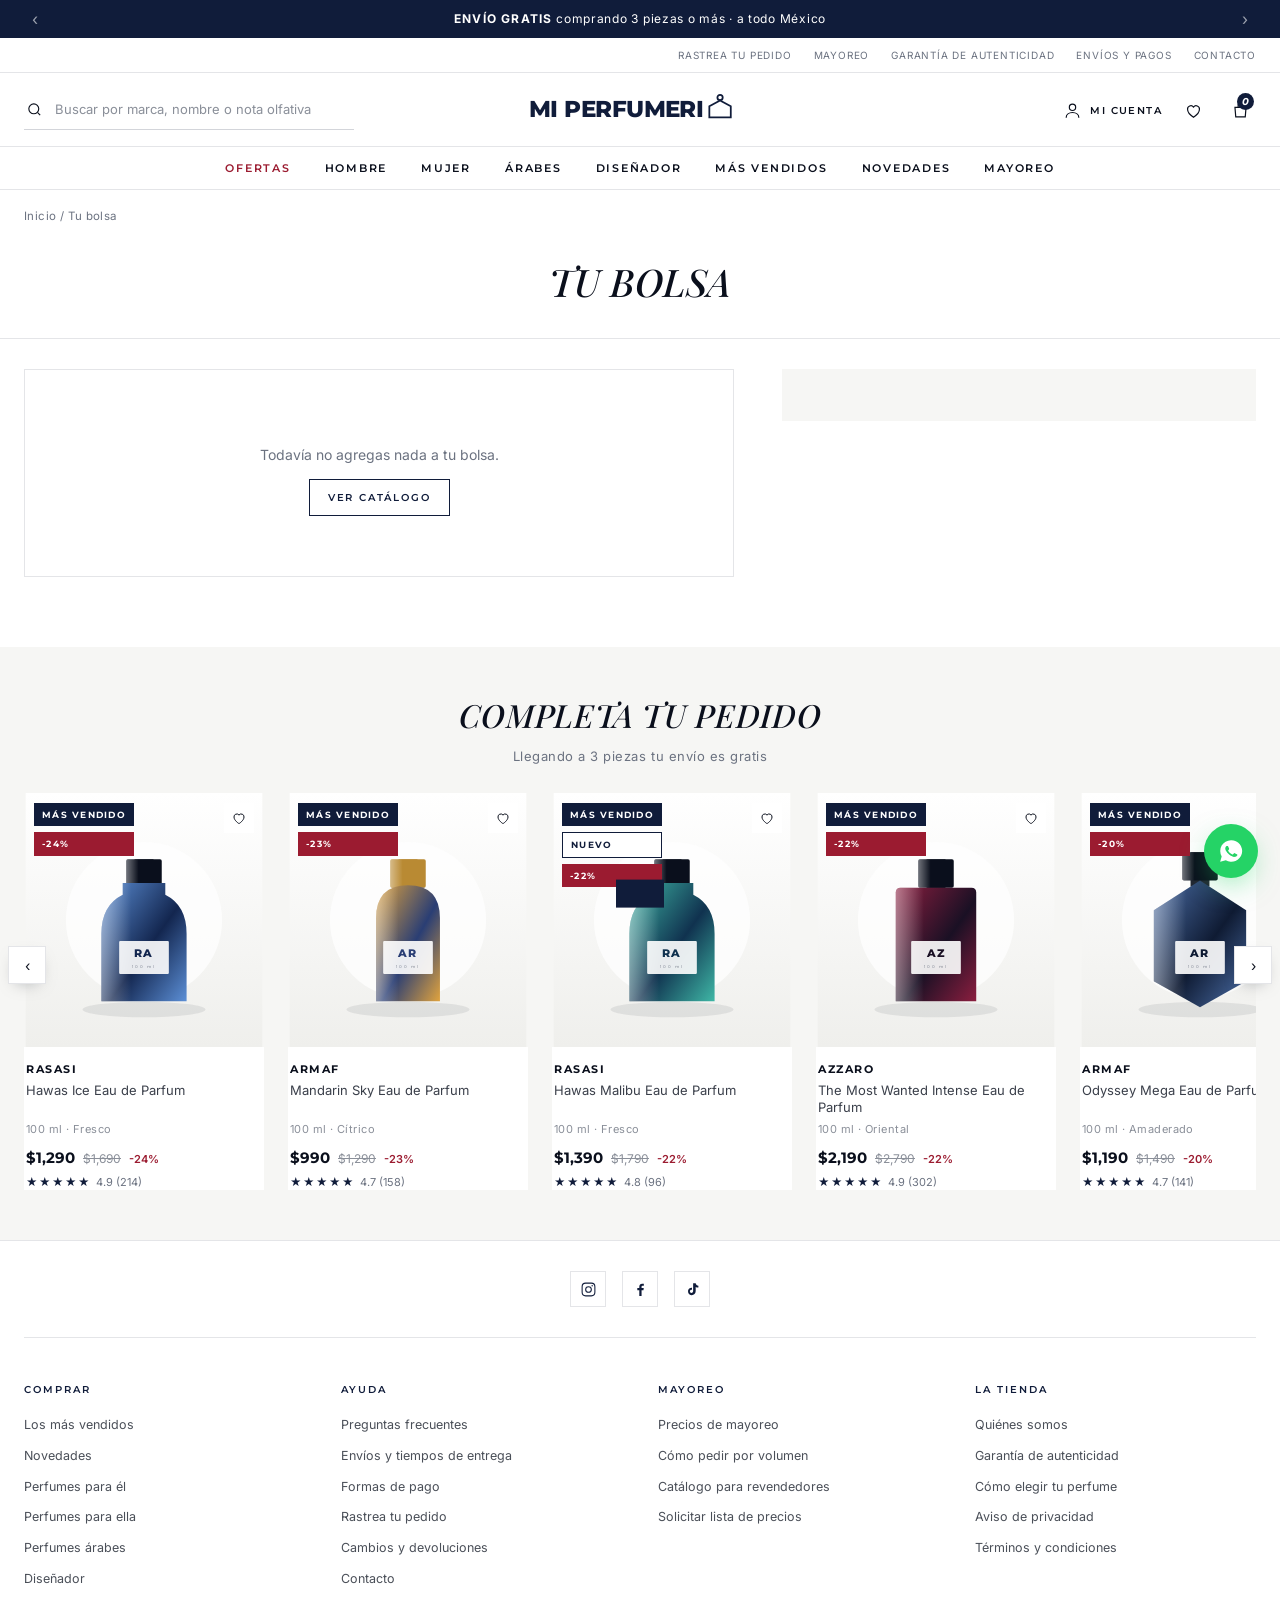
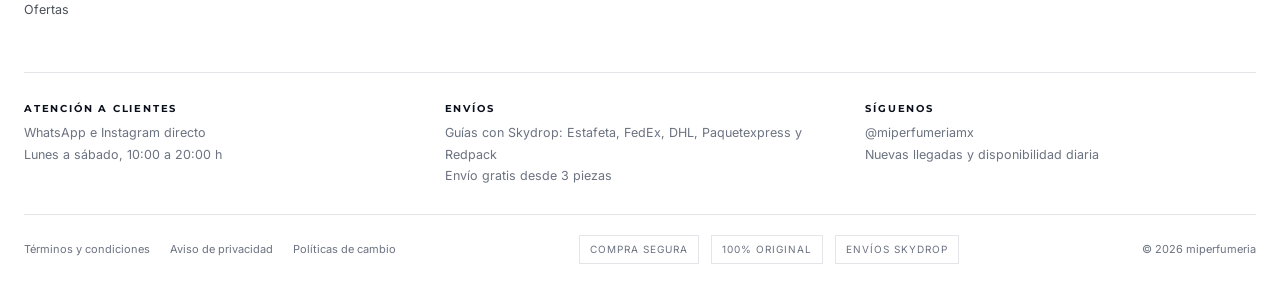
<file: carrito.html>
<!DOCTYPE html>
<html lang="es-MX">
<head>
<meta charset="utf-8">
<meta name="viewport" content="width=device-width, initial-scale=1">
<title>Tu bolsa | miperfumeria</title>
<link rel="icon" href="data:image/svg+xml,%3Csvg xmlns=%27http://www.w3.org/2000/svg%27 viewBox=%270 0 64 64%27%3E%3Crect width=%2764%27 height=%2764%27 rx=%2714%27 fill=%27%23101C3A%27/%3E%3Ctext x=%2732%27 y=%2745%27 font-family=%27Georgia,serif%27 font-size=%2736%27 font-style=%27italic%27 fill=%27%23ffffff%27 text-anchor=%27middle%27%3EM%3C/text%3E%3C/svg%3E">
<link rel="preconnect" href="https://fonts.googleapis.com">
<link rel="preconnect" href="https://fonts.gstatic.com" crossorigin>
<link href="https://fonts.googleapis.com/css2?family=Inter:wght@400;500;600&family=Montserrat:wght@600;700;800&family=Playfair+Display:ital,wght@0,500;1,400;1,500&display=swap" rel="stylesheet">
<link rel="stylesheet" href="assets/css/styles.css">
</head>
<body>
<div id="site-header"></div>

<div class="wrap">
  <div class="breadcrumb"><a href="index.html">Inicio</a> / <span>Tu bolsa</span></div>
</div>

<div class="plp-head"><div class="wrap"><h1>Tu bolsa</h1></div></div>

<div class="wrap">
  <div class="checkout">
    <div id="items"></div>
    <aside>
      <div class="summary" id="sum"></div>
    </aside>
  </div>
</div>

<section class="sec-bone tight">
  <div class="wrap">
    <div class="sec-head"><h2 class="sec-title">Completa tu pedido</h2>
      <p class="sec-sub">Llegando a 3 piezas tu envío es gratis</p></div>
    <div class="rail-wrap">
      <button class="rail-btn prev">‹</button>
      <div class="rail" id="railSug"></div>
      <button class="rail-btn next">›</button>
    </div>
  </div>
</section>

<div id="site-footer"></div>

<script src="assets/js/data.js"></script>
<script src="assets/js/layout.js"></script>
<script src="assets/js/app.js"></script>
<script>
function onCartChange(){ pintarPagina(); }
function pintarPagina(){
  const c = getCart(), cont = document.querySelector("#items"), sum = document.querySelector("#sum");
  if(!cont) return;
  if(!c.length){
    cont.innerHTML = `<div class="empty-state" style="border:1px solid var(--line)">
      <p>Todavía no agregas nada a tu bolsa.</p>
      <a class="btn btn-ghost btn-sm" href="catalogo.html">Ver catálogo</a></div>`;
    sum.innerHTML = "";
    return;
  }
  cont.innerHTML = c.map(i=>{
    const p = byId(i.id);
    return `<div class="mini-item" style="grid-template-columns:110px 1fr auto">
      <div class="thumb">${cardArt(p)}</div>
      <div>
        <h5>${p.marca}</h5>
        <p style="font-size:14px;margin-bottom:4px"><a href="producto.html?id=${p.id}">${p.nombre}</a></p>
        <p style="color:var(--muted-2);font-size:12px">${p.ml} · ${p.familia}</p>
        <div class="qty"><button onclick="changeQty('${p.id}',-1)">−</button><span>${i.q}</span><button onclick="changeQty('${p.id}',1)">+</button></div>
        <br><a class="rm" onclick="removeItem('${p.id}')">Eliminar</a>
      </div>
      <div style="text-align:right">
        <strong style="font-family:var(--f-brand);font-size:15px">${MONEDA(p.precio*i.q)}</strong>
        ${p.lista?`<div class="price-was" style="font-size:12px">${MONEDA(p.lista*i.q)}</div>`:""}
      </div>
    </div>`;
  }).join("");

  const piezas = cartCount(), sub = cartTotal();
  const envio = piezas >= TIENDA.envioGratisPiezas ? 0 : 199;
  const mayoreo = sub >= TIENDA.mayoreoMonto;
  sum.innerHTML = `
    <h3>Resumen</h3>
    <div class="sum-row"><span>Subtotal (${piezas} pza)</span><span>${MONEDA(sub)}</span></div>
    <div class="sum-row"><span>Envío con Skydrop</span><span>${envio ? MONEDA(envio) : "Gratis"}</span></div>
    ${mayoreo ? `<div class="sum-row" style="color:var(--ok)"><span>Precio mayoreo</span><span>Aplicado ✓</span></div>`
              : `<div class="sum-row" style="color:var(--muted)"><span>Faltan ${MONEDA(TIENDA.mayoreoMonto-sub)} para mayoreo</span><span></span></div>`}
    <div class="sum-row total"><span>Total</span><span>${MONEDA(sub+envio)}</span></div>
    <a class="btn btn-block" style="margin-top:16px" href="checkout.html">Continuar</a>
    <a class="btn btn-block btn-ghost" style="margin-top:8px" href="catalogo.html">Seguir comprando</a>
    <p style="font-size:11.5px;color:var(--muted);margin-top:16px;line-height:1.7">
      Pagos en efectivo, transferencia o depósito. Confirmamos tu pedido en cuanto recibimos el comprobante.</p>`;
}
function pageInit(){
  pintarPagina();
  const enCarrito = getCart().map(i=>i.id);
  renderCards(PRODUCTOS.filter(p=>!enCarrito.includes(p.id)).slice(0,8), "#railSug");
}
</script>
</body>
</html>
</file>
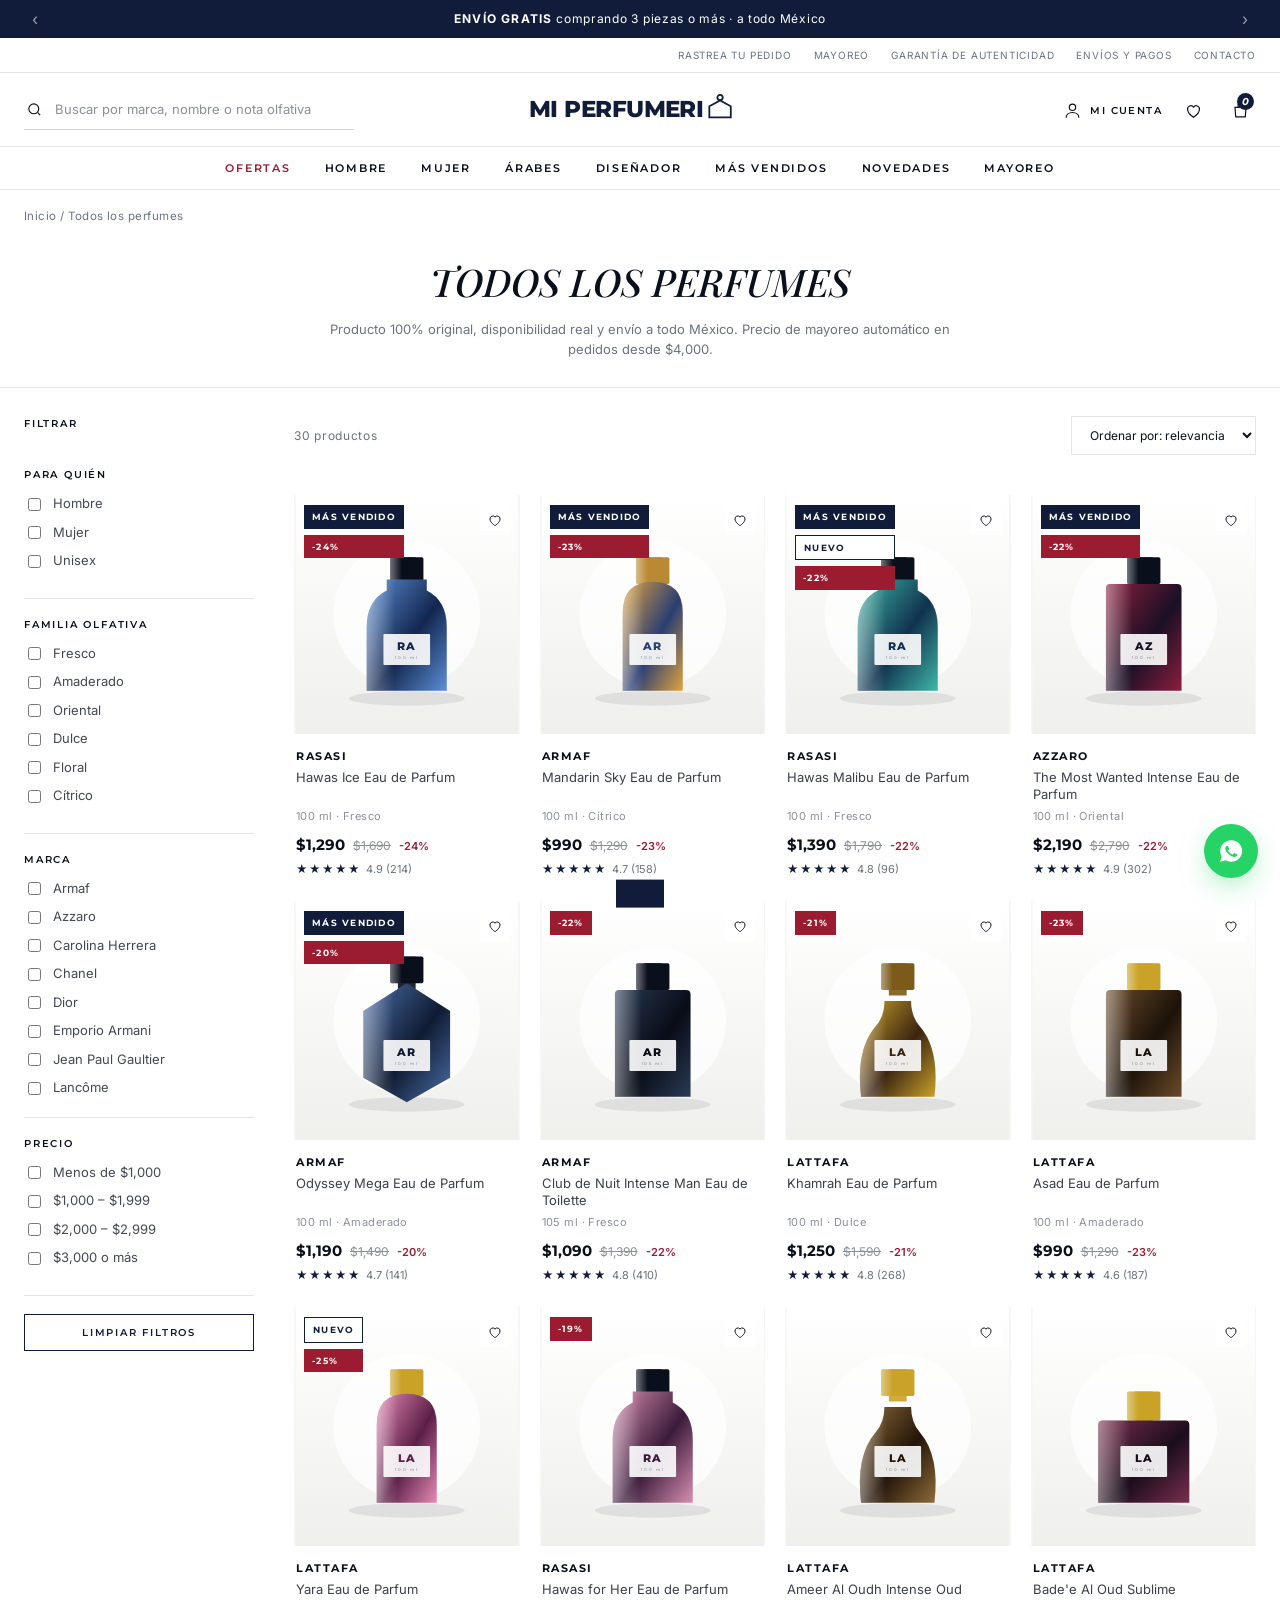
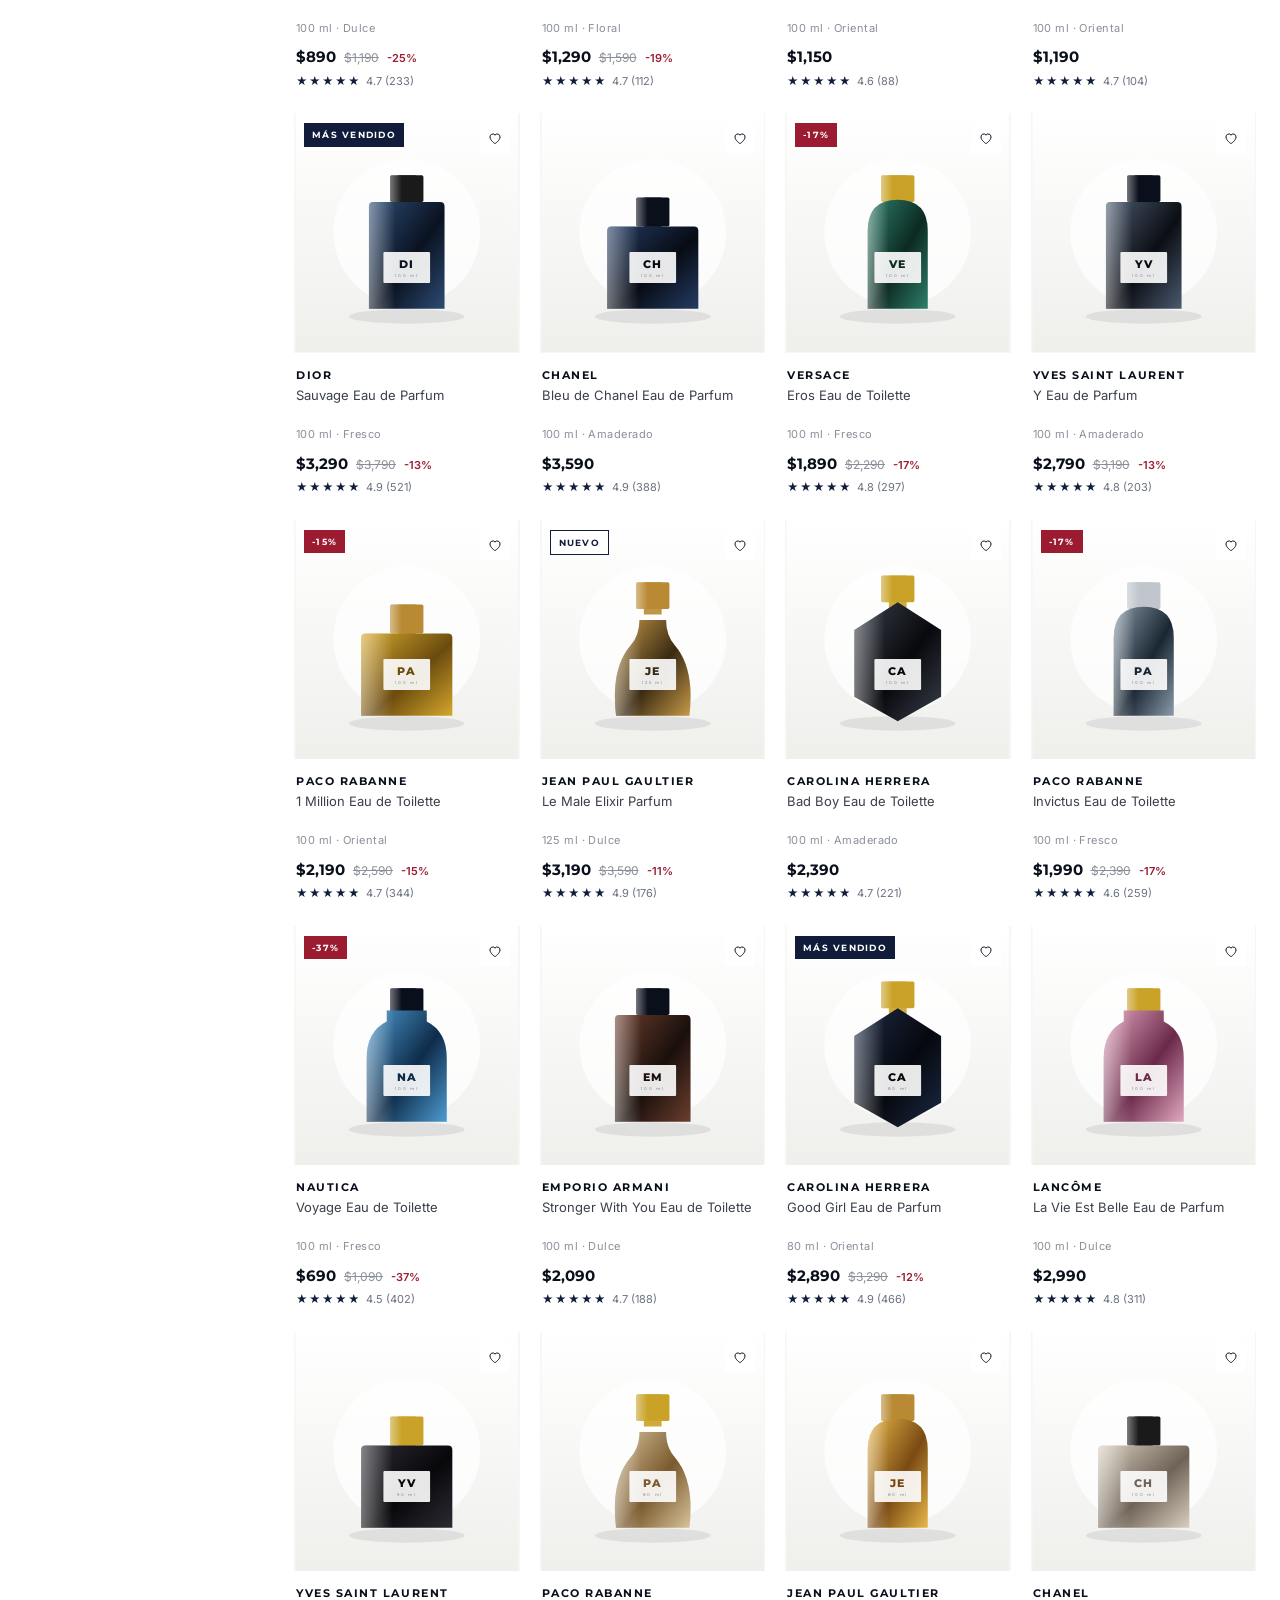
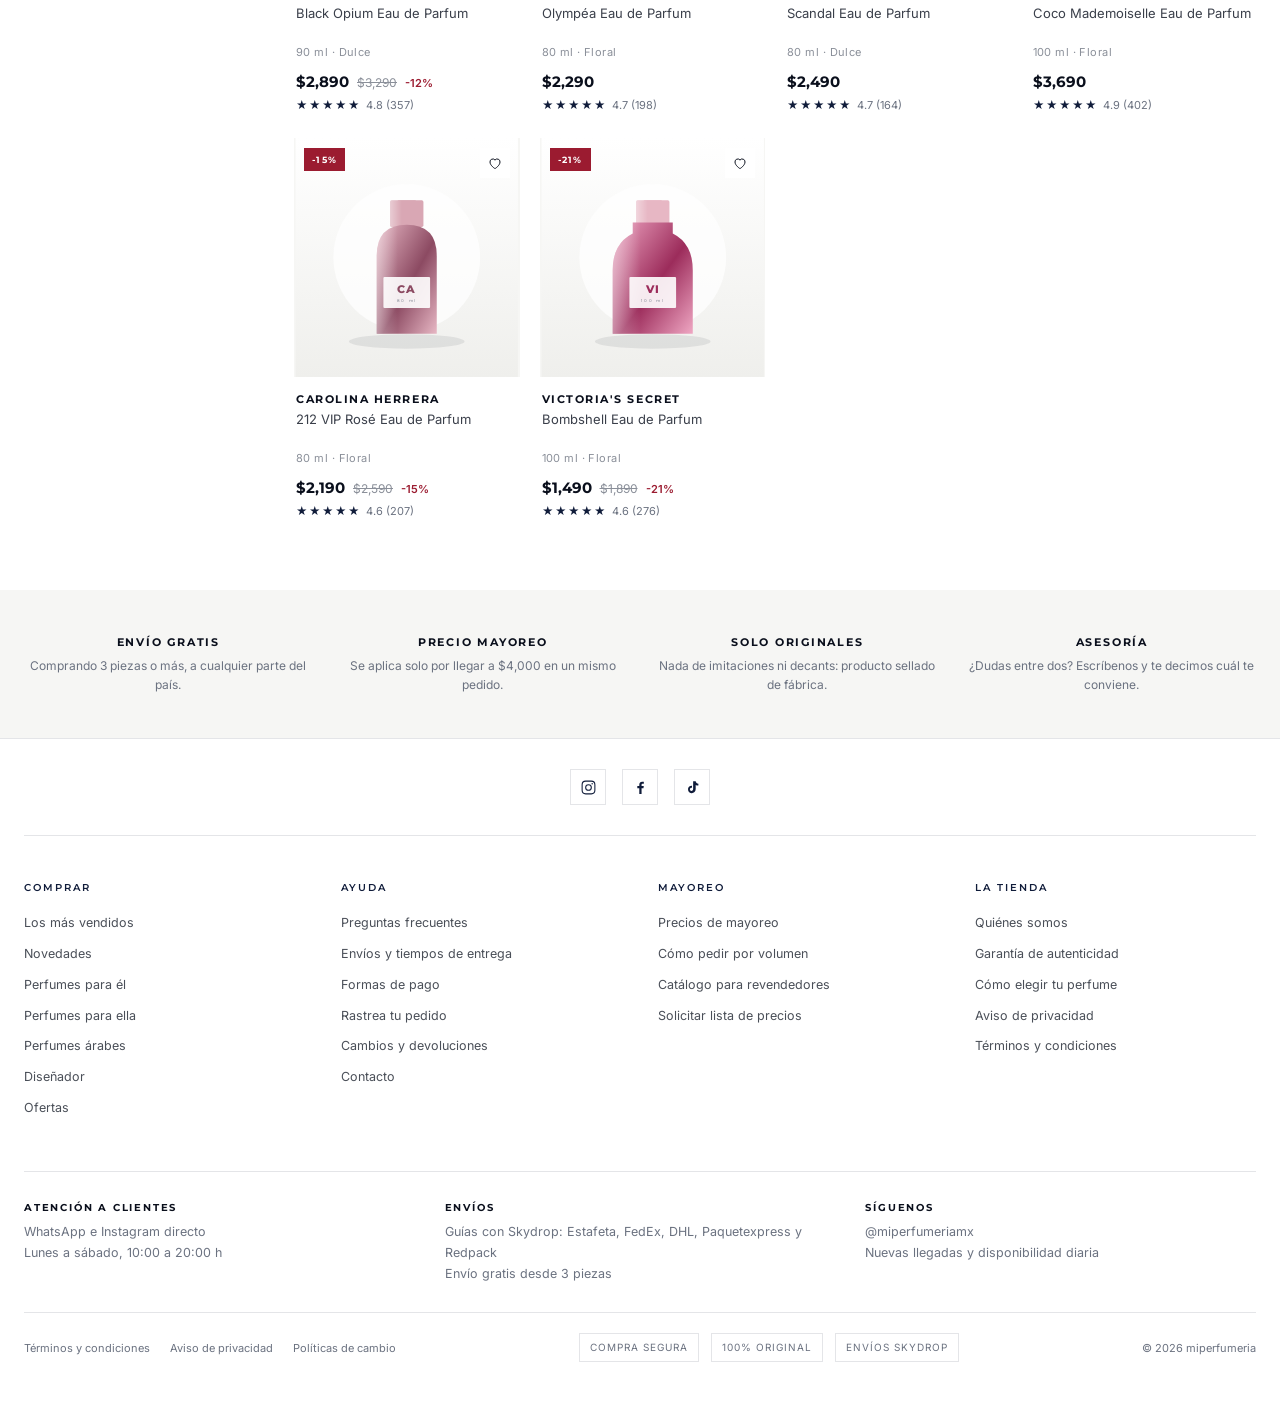
<file: catalogo.html>
<!DOCTYPE html>
<html lang="es-MX">
<head>
<meta charset="utf-8">
<meta name="viewport" content="width=device-width, initial-scale=1">
<title>Catálogo de perfumes | miperfumeria</title>
<meta name="description" content="Catálogo completo de perfumes originales: diseñador y árabes, para hombre, mujer y unisex.">
<link rel="icon" href="data:image/svg+xml,%3Csvg xmlns=%27http://www.w3.org/2000/svg%27 viewBox=%270 0 64 64%27%3E%3Crect width=%2764%27 height=%2764%27 rx=%2714%27 fill=%27%23101C3A%27/%3E%3Ctext x=%2732%27 y=%2745%27 font-family=%27Georgia,serif%27 font-size=%2736%27 font-style=%27italic%27 fill=%27%23ffffff%27 text-anchor=%27middle%27%3EM%3C/text%3E%3C/svg%3E">
<link rel="preconnect" href="https://fonts.googleapis.com">
<link rel="preconnect" href="https://fonts.gstatic.com" crossorigin>
<link href="https://fonts.googleapis.com/css2?family=Inter:wght@400;500;600&family=Montserrat:wght@600;700;800&family=Playfair+Display:ital,wght@0,500;1,400;1,500&display=swap" rel="stylesheet">
<link rel="stylesheet" href="assets/css/styles.css">
</head>
<body>
<div id="site-header"></div>

<div class="wrap">
  <div class="breadcrumb"><a href="index.html">Inicio</a> / <span id="crumb">Catálogo</span></div>
</div>

<div class="plp-head">
  <div class="wrap">
    <h1 id="plpTitle">Todos los perfumes</h1>
    <p id="plpDesc">Producto 100% original, disponibilidad real y envío a todo México. Precio de mayoreo automático en pedidos desde $4,000.</p>
  </div>
</div>

<div class="wrap">
  <div class="plp-layout">
    <!-- ============ FILTROS ============ -->
    <aside class="filters" id="filters">
      <div style="display:flex;justify-content:space-between;align-items:center;margin-bottom:18px">
        <h4 style="margin:0">Filtrar</h4>
        <button data-close="filters" class="filters-toggle" onclick="document.getElementById('filters').classList.remove('is-on');document.getElementById('overlay').classList.remove('is-on')">Cerrar ✕</button>
      </div>

      <div class="filter-group">
        <h4>Para quién</h4>
        <label><input type="checkbox" data-k="genero" value="hombre"> Hombre</label>
        <label><input type="checkbox" data-k="genero" value="mujer"> Mujer</label>
        <label><input type="checkbox" data-k="genero" value="unisex"> Unisex</label>
      </div>

      <div class="filter-group">
        <h4>Familia olfativa</h4>
        <div id="fFamilia"></div>
      </div>

      <div class="filter-group">
        <h4>Marca</h4>
        <div id="fMarca" style="max-height:220px;overflow:auto"></div>
      </div>

      <div class="filter-group">
        <h4>Precio</h4>
        <label><input type="checkbox" data-k="precio" value="0-999"> Menos de $1,000</label>
        <label><input type="checkbox" data-k="precio" value="1000-1999"> $1,000 – $1,999</label>
        <label><input type="checkbox" data-k="precio" value="2000-2999"> $2,000 – $2,999</label>
        <label><input type="checkbox" data-k="precio" value="3000-99999"> $3,000 o más</label>
      </div>

      <button class="btn btn-ghost btn-sm btn-block" style="margin-top:18px" onclick="limpiar()">Limpiar filtros</button>
    </aside>

    <!-- ============ RESULTADOS ============ -->
    <div>
      <div class="toolbar">
        <button class="btn btn-ghost btn-sm filters-toggle" onclick="document.getElementById('filters').classList.add('is-on');document.getElementById('overlay').classList.add('is-on')">Filtrar</button>
        <span class="count" id="count">—</span>
        <select id="orden" aria-label="Ordenar por">
          <option value="">Ordenar por: relevancia</option>
          <option value="precio-asc">Precio: menor a mayor</option>
          <option value="precio-desc">Precio: mayor a menor</option>
          <option value="rating">Mejor calificados</option>
          <option value="nuevo">Novedades primero</option>
        </select>
      </div>
      <div class="chips" id="chips"></div>
      <div class="grid-products" id="grid"></div>
      <div id="vacio" style="display:none" class="empty-state">
        <p>No encontramos perfumes con esos filtros.</p>
        <button class="btn btn-ghost btn-sm" onclick="limpiar()">Quitar filtros</button>
      </div>
    </div>
  </div>
</div>

<!-- ============ BLOQUE DE CONFIANZA ============ -->
<section class="sec-bone tight">
  <div class="wrap">
    <div class="service-strip">
      <div class="service-item"><b>Envío gratis</b><p>Comprando 3 piezas o más, a cualquier parte del país.</p></div>
      <div class="service-item"><b>Precio mayoreo</b><p>Se aplica solo por llegar a $4,000 en un mismo pedido.</p></div>
      <div class="service-item"><b>Solo originales</b><p>Nada de imitaciones ni decants: producto sellado de fábrica.</p></div>
      <div class="service-item"><b>Asesoría</b><p>¿Dudas entre dos? Escríbenos y te decimos cuál te conviene.</p></div>
    </div>
  </div>
</section>

<div id="site-footer"></div>

<script src="assets/js/data.js"></script>
<script src="assets/js/layout.js"></script>
<script src="assets/js/app.js"></script>
<script>
function limpiar(){
  document.querySelectorAll('.filters input[type=checkbox]').forEach(i=>i.checked=false);
  history.replaceState({}, "", "catalogo.html");
  pintar();
}
function pintar(){
  const arr = filtrar();
  document.querySelector("#grid").innerHTML = arr.map(cardHTML).join("");
  document.querySelector("#count").textContent = arr.length + (arr.length===1?" producto":" productos");
  document.querySelector("#vacio").style.display = arr.length ? "none" : "block";

  // etiquetas activas
  const q = params(), chips = [];
  ["f","m","fam","q","max"].forEach(k=>{ if(q.get(k)) chips.push([k, q.get(k)]); });
  document.querySelector("#chips").innerHTML = chips.map(c=>{
    let t = c[1];
    if(c[0]==="max") t = "Hasta " + MONEDA(+c[1]);
    else if(c[0]==="q") t = '"' + c[1] + '"';
    else if(c[0]==="f") t = (CATEGORIAS.find(x=>x.slug===c[1])||{}).titulo || c[1];
    return `<span class="chip">${t} <a href="#" onclick="quitar('${c[0]}');return false">✕</a></span>`;
  }).join("");
}
function quitar(k){
  const q = params(); q.delete(k);
  history.replaceState({}, "", "catalogo.html?" + q.toString());
  pageInit();
}
function pageInit(){
  // construir listas de filtros
  document.querySelector("#fFamilia").innerHTML = FAMILIAS.map(f=>
    `<label><input type="checkbox" data-k="familia" value="${f}"> ${f}</label>`).join("");
  document.querySelector("#fMarca").innerHTML = MARCAS.map(m=>
    `<label><input type="checkbox" data-k="marca" value="${m}"> ${m}</label>`).join("");

  // título según el filtro de la URL
  const q = params(), f = q.get("f");
  const cat = CATEGORIAS.find(c=>c.slug===f);
  let titulo = "Todos los perfumes", desc = document.querySelector("#plpDesc").textContent;
  if(cat){ titulo = cat.titulo; desc = cat.desc; }
  if(q.get("m"))   { titulo = q.get("m"); desc = "Todas las fragancias disponibles de " + q.get("m") + "."; }
  if(q.get("fam")) { titulo = "Perfumes " + q.get("fam").toLowerCase() + "s"; desc = "Fragancias de la familia " + q.get("fam").toLowerCase() + "."; }
  if(q.get("q"))   { titulo = "Resultados para “" + q.get("q") + "”"; desc = "Busca por marca, nombre del perfume o nota olfativa."; }
  document.querySelector("#plpTitle").textContent = titulo;
  document.querySelector("#plpDesc").textContent = desc;
  document.querySelector("#crumb").textContent = titulo;
  document.title = titulo + " | miperfumeria";

  // marcar los filtros que vienen en la URL
  if(q.get("m"))   document.querySelector(`input[data-k="marca"][value="${q.get("m")}"]`)?.setAttribute("checked","");
  if(q.get("fam")) document.querySelector(`input[data-k="familia"][value="${q.get("fam")}"]`)?.setAttribute("checked","");

  document.querySelectorAll('.filters input, #orden').forEach(i=>i.addEventListener("change", pintar));
  pintar();
}
</script>
</body>
</html>
</file>
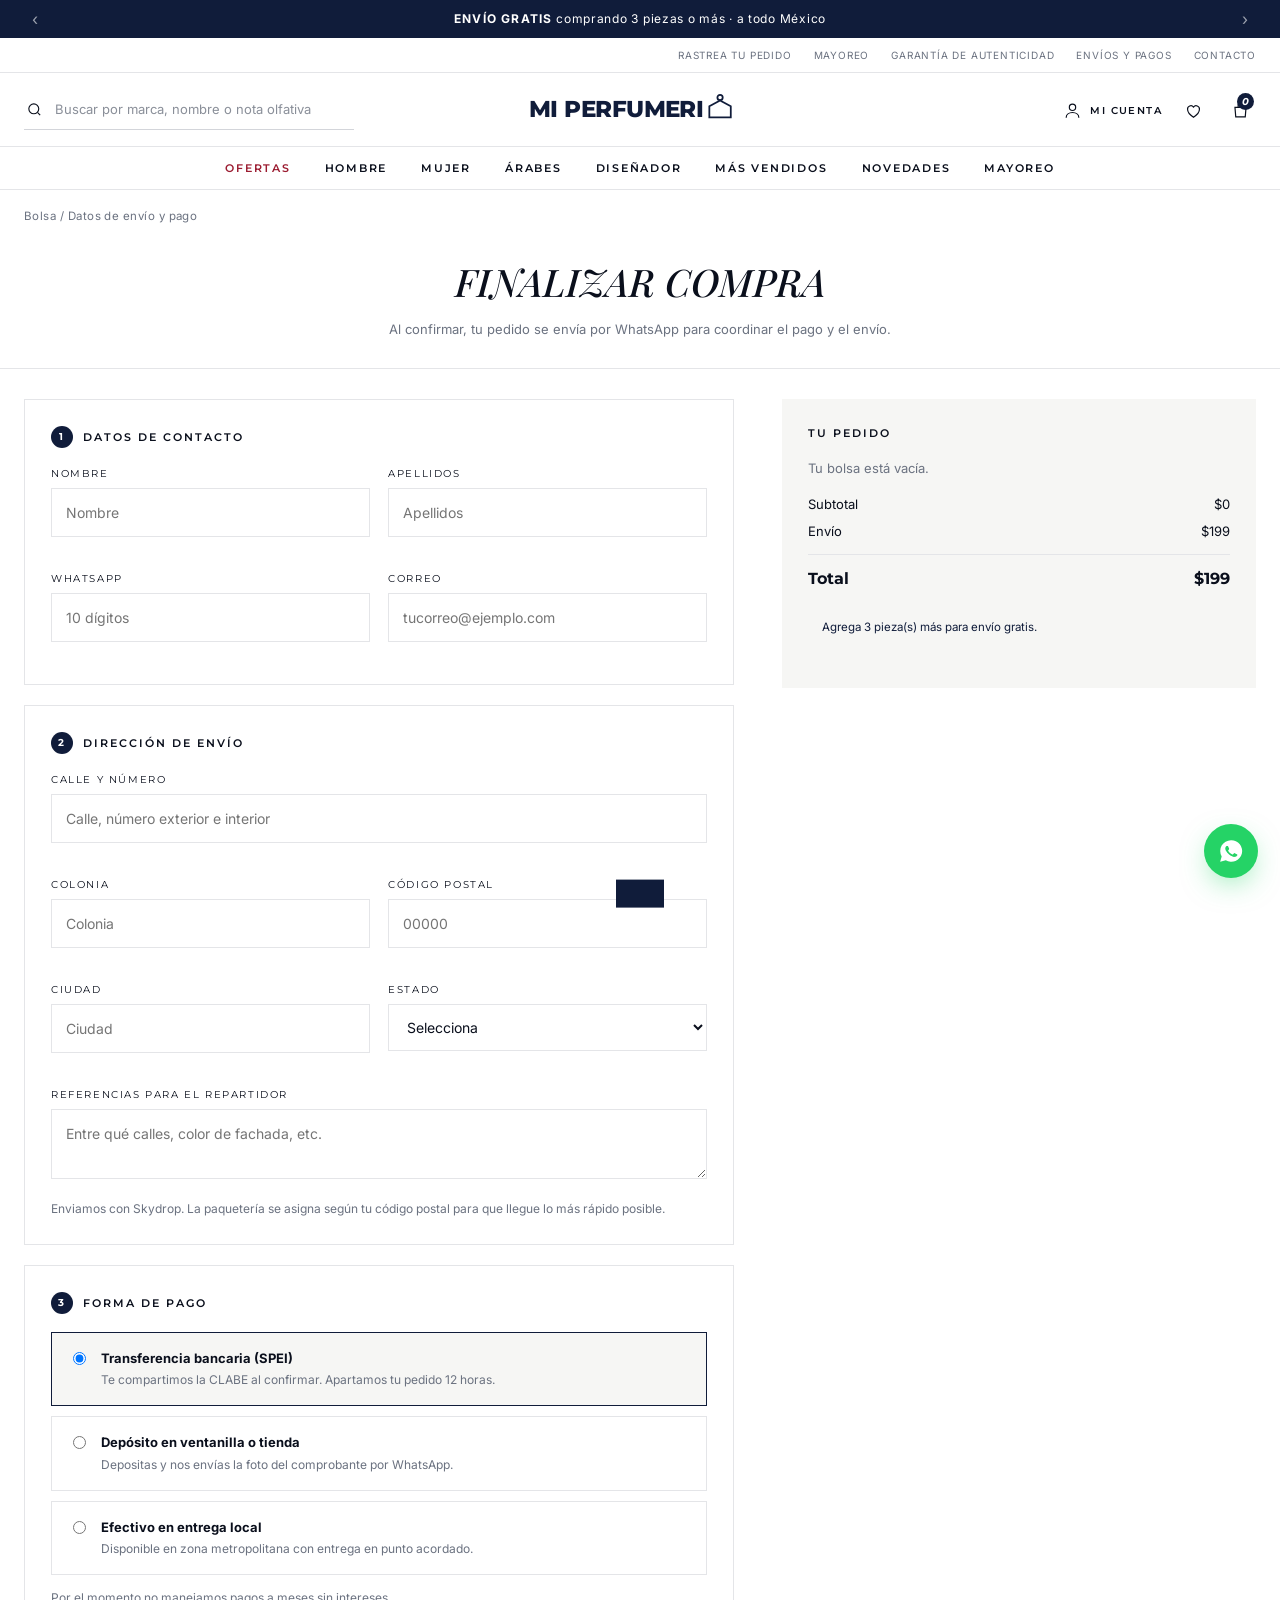
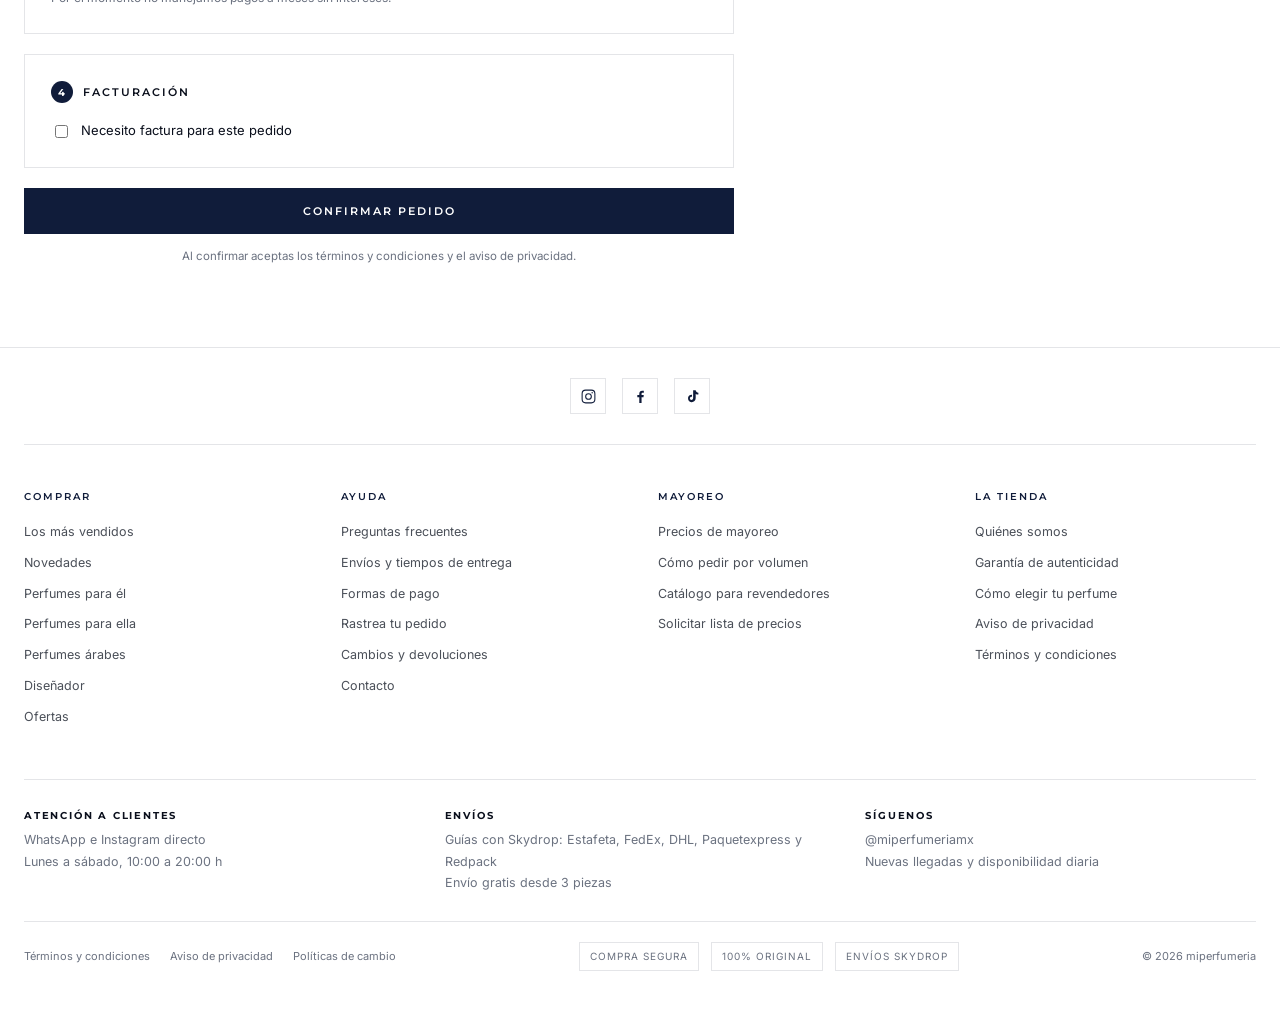
<file: checkout.html>
<!DOCTYPE html>
<html lang="es-MX">
<head>
<meta charset="utf-8">
<meta name="viewport" content="width=device-width, initial-scale=1">
<title>Finalizar compra | miperfumeria</title>
<link rel="icon" href="data:image/svg+xml,%3Csvg xmlns=%27http://www.w3.org/2000/svg%27 viewBox=%270 0 64 64%27%3E%3Crect width=%2764%27 height=%2764%27 rx=%2714%27 fill=%27%23101C3A%27/%3E%3Ctext x=%2732%27 y=%2745%27 font-family=%27Georgia,serif%27 font-size=%2736%27 font-style=%27italic%27 fill=%27%23ffffff%27 text-anchor=%27middle%27%3EM%3C/text%3E%3C/svg%3E">
<link rel="preconnect" href="https://fonts.googleapis.com">
<link rel="preconnect" href="https://fonts.gstatic.com" crossorigin>
<link href="https://fonts.googleapis.com/css2?family=Inter:wght@400;500;600&family=Montserrat:wght@600;700;800&family=Playfair+Display:ital,wght@0,500;1,400;1,500&display=swap" rel="stylesheet">
<link rel="stylesheet" href="assets/css/styles.css">
</head>
<body>
<div id="site-header"></div>

<div class="wrap">
  <div class="breadcrumb"><a href="carrito.html">Bolsa</a> / <span>Datos de envío y pago</span></div>
</div>

<div class="plp-head"><div class="wrap"><h1>Finalizar compra</h1>
  <p>Al confirmar, tu pedido se envía por WhatsApp para coordinar el pago y el envío.</p></div></div>

<div class="wrap">
  <div class="checkout">
    <form onsubmit="event.preventDefault();confirmar()">
      <div class="co-box">
        <h3><i>1</i> Datos de contacto</h3>
        <div class="form-grid">
          <label class="field"><span>Nombre</span><input id="f-nombre" required placeholder="Nombre"></label>
          <label class="field"><span>Apellidos</span><input id="f-apellidos" required placeholder="Apellidos"></label>
          <label class="field"><span>WhatsApp</span><input id="f-whatsapp" required placeholder="10 dígitos"></label>
          <label class="field"><span>Correo</span><input id="f-correo" type="email" required placeholder="tucorreo@ejemplo.com"></label>
        </div>
      </div>

      <div class="co-box">
        <h3><i>2</i> Dirección de envío</h3>
        <div class="form-grid">
          <label class="field full"><span>Calle y número</span><input id="f-calle" required placeholder="Calle, número exterior e interior"></label>
          <label class="field"><span>Colonia</span><input id="f-colonia" required placeholder="Colonia"></label>
          <label class="field"><span>Código postal</span><input id="f-cp" required placeholder="00000"></label>
          <label class="field"><span>Ciudad</span><input id="f-ciudad" required placeholder="Ciudad"></label>
          <label class="field"><span>Estado</span>
            <select id="f-estado" required>
              <option value="">Selecciona</option>
              <option>Aguascalientes</option><option>Baja California</option><option>Ciudad de México</option>
              <option>Estado de México</option><option>Guanajuato</option><option>Jalisco</option>
              <option>Nuevo León</option><option>Puebla</option><option>Querétaro</option>
              <option>Quintana Roo</option><option>Veracruz</option><option>Yucatán</option>
              <option>Otro</option>
            </select></label>
          <label class="field full"><span>Referencias para el repartidor</span><textarea id="f-referencias" rows="2" placeholder="Entre qué calles, color de fachada, etc."></textarea></label>
        </div>
        <p style="font-size:12px;color:var(--muted);margin:0">Enviamos con Skydrop. La paquetería se asigna según tu código postal para que llegue lo más rápido posible.</p>
      </div>

      <div class="co-box">
        <h3><i>3</i> Forma de pago</h3>
        <label class="pay-opt is-on"><input type="radio" name="pago" data-label="Transferencia bancaria (SPEI)" checked>
          <div><b>Transferencia bancaria (SPEI)</b><p>Te compartimos la CLABE al confirmar. Apartamos tu pedido 12 horas.</p></div></label>
        <label class="pay-opt"><input type="radio" name="pago" data-label="Depósito en ventanilla o tienda">
          <div><b>Depósito en ventanilla o tienda</b><p>Depositas y nos envías la foto del comprobante por WhatsApp.</p></div></label>
        <label class="pay-opt"><input type="radio" name="pago" data-label="Efectivo en entrega local">
          <div><b>Efectivo en entrega local</b><p>Disponible en zona metropolitana con entrega en punto acordado.</p></div></label>
        <p style="font-size:12px;color:var(--muted);margin:14px 0 0">Por el momento no manejamos pagos a meses sin intereses.</p>
      </div>

      <div class="co-box">
        <h3><i>4</i> Facturación</h3>
        <label style="display:flex;gap:10px;align-items:center;font-size:13px">
          <input id="f-factura" type="checkbox"> Necesito factura para este pedido
        </label>
      </div>

      <button class="btn btn-block" type="submit">Confirmar pedido</button>
      <p style="font-size:11.5px;color:var(--muted);margin-top:14px;text-align:center">
        Al confirmar aceptas los términos y condiciones y el aviso de privacidad.</p>
    </form>

    <aside><div class="summary" id="sum"></div></aside>
  </div>
</div>

<div id="site-footer"></div>

<script src="assets/js/data.js"></script>
<script src="assets/js/layout.js"></script>
<script src="assets/js/app.js"></script>
<script>
function confirmar(){
  if(!getCart().length){ toast("Tu bolsa está vacía"); return; }
  const g = id => document.getElementById(id)?.value.trim() || "";
  const datos = {
    nombre: g("f-nombre"), apellidos: g("f-apellidos"), whatsapp: g("f-whatsapp"), correo: g("f-correo"),
    calle: g("f-calle"), colonia: g("f-colonia"), cp: g("f-cp"), ciudad: g("f-ciudad"), estado: g("f-estado"),
    referencias: g("f-referencias"),
    pago: document.querySelector('input[name="pago"]:checked')?.dataset.label || "",
    factura: document.getElementById("f-factura")?.checked
  };

  const c = getCart(), piezas = cartCount(), sub = cartTotal();
  const envio = piezas >= TIENDA.envioGratisPiezas ? 0 : 199;
  const lineas = c.map(i=>{
    const p = byId(i.id);
    return `• ${p.marca} ${p.nombre} (${p.ml}) x${i.q} — ${MONEDA(p.precio*i.q)}`;
  }).join("\n");

  const mensaje =
`Hola, quiero confirmar este pedido de ${TIENDA.nombre}:

${lineas}

Subtotal: ${MONEDA(sub)}
Envío: ${envio ? MONEDA(envio) : "Gratis"}
Total: ${MONEDA(sub+envio)}

Datos de contacto:
${datos.nombre} ${datos.apellidos}
WhatsApp: ${datos.whatsapp}
Correo: ${datos.correo}

Dirección de envío:
${datos.calle}, ${datos.colonia}, CP ${datos.cp}
${datos.ciudad}, ${datos.estado}
Referencias: ${datos.referencias || "—"}

Forma de pago: ${datos.pago}
Factura: ${datos.factura ? "Sí" : "No"}`;

  abrirWhatsApp(mensaje);
  toast("Te abrimos WhatsApp con tu pedido listo para enviar.");
  window.scrollTo({top:0, behavior:"smooth"});
}
function onCartChange(){ pintarSum(); }
function pintarSum(){
  const c = getCart(), sum = document.querySelector("#sum"); if(!sum) return;
  const piezas = cartCount(), sub = cartTotal();
  const envio = piezas >= TIENDA.envioGratisPiezas ? 0 : 199;
  sum.innerHTML = `
    <h3>Tu pedido</h3>
    ${c.length ? c.map(i=>{const p=byId(i.id);return `
      <div style="display:grid;grid-template-columns:54px 1fr auto;gap:12px;padding:10px 0;border-bottom:1px solid var(--line)">
        <div style="background:#fff">${cardArt(p)}</div>
        <div><b style="font-family:var(--f-brand);font-size:11px;letter-spacing:.1em;text-transform:uppercase">${p.marca}</b>
          <div style="font-size:12px;color:var(--muted)">${p.nombre}</div>
          <div style="font-size:11px;color:var(--muted-2)">Cantidad: ${i.q}</div></div>
        <div style="font-size:13px;font-family:var(--f-brand);font-weight:700">${MONEDA(p.precio*i.q)}</div>
      </div>`;}).join("") : "<p style='color:var(--muted);font-size:13px'>Tu bolsa está vacía.</p>"}
    <div style="margin-top:16px">
      <div class="sum-row"><span>Subtotal</span><span>${MONEDA(sub)}</span></div>
      <div class="sum-row"><span>Envío</span><span>${envio?MONEDA(envio):"Gratis"}</span></div>
      <div class="sum-row total"><span>Total</span><span>${MONEDA(sub+envio)}</span></div>
    </div>
    <div class="ship-bar" style="margin-top:16px">
      ${piezas >= TIENDA.envioGratisPiezas ? "Tu envío es <b>gratis</b>." : `Agrega ${TIENDA.envioGratisPiezas-piezas} pieza(s) más para envío gratis.`}
    </div>`;
}
function pageInit(){
  pintarSum();
  document.querySelectorAll(".pay-opt").forEach(o=>o.addEventListener("click",()=>{
    document.querySelectorAll(".pay-opt").forEach(x=>x.classList.remove("is-on"));
    o.classList.add("is-on");
  }));
}
</script>
</body>
</html>
</file>
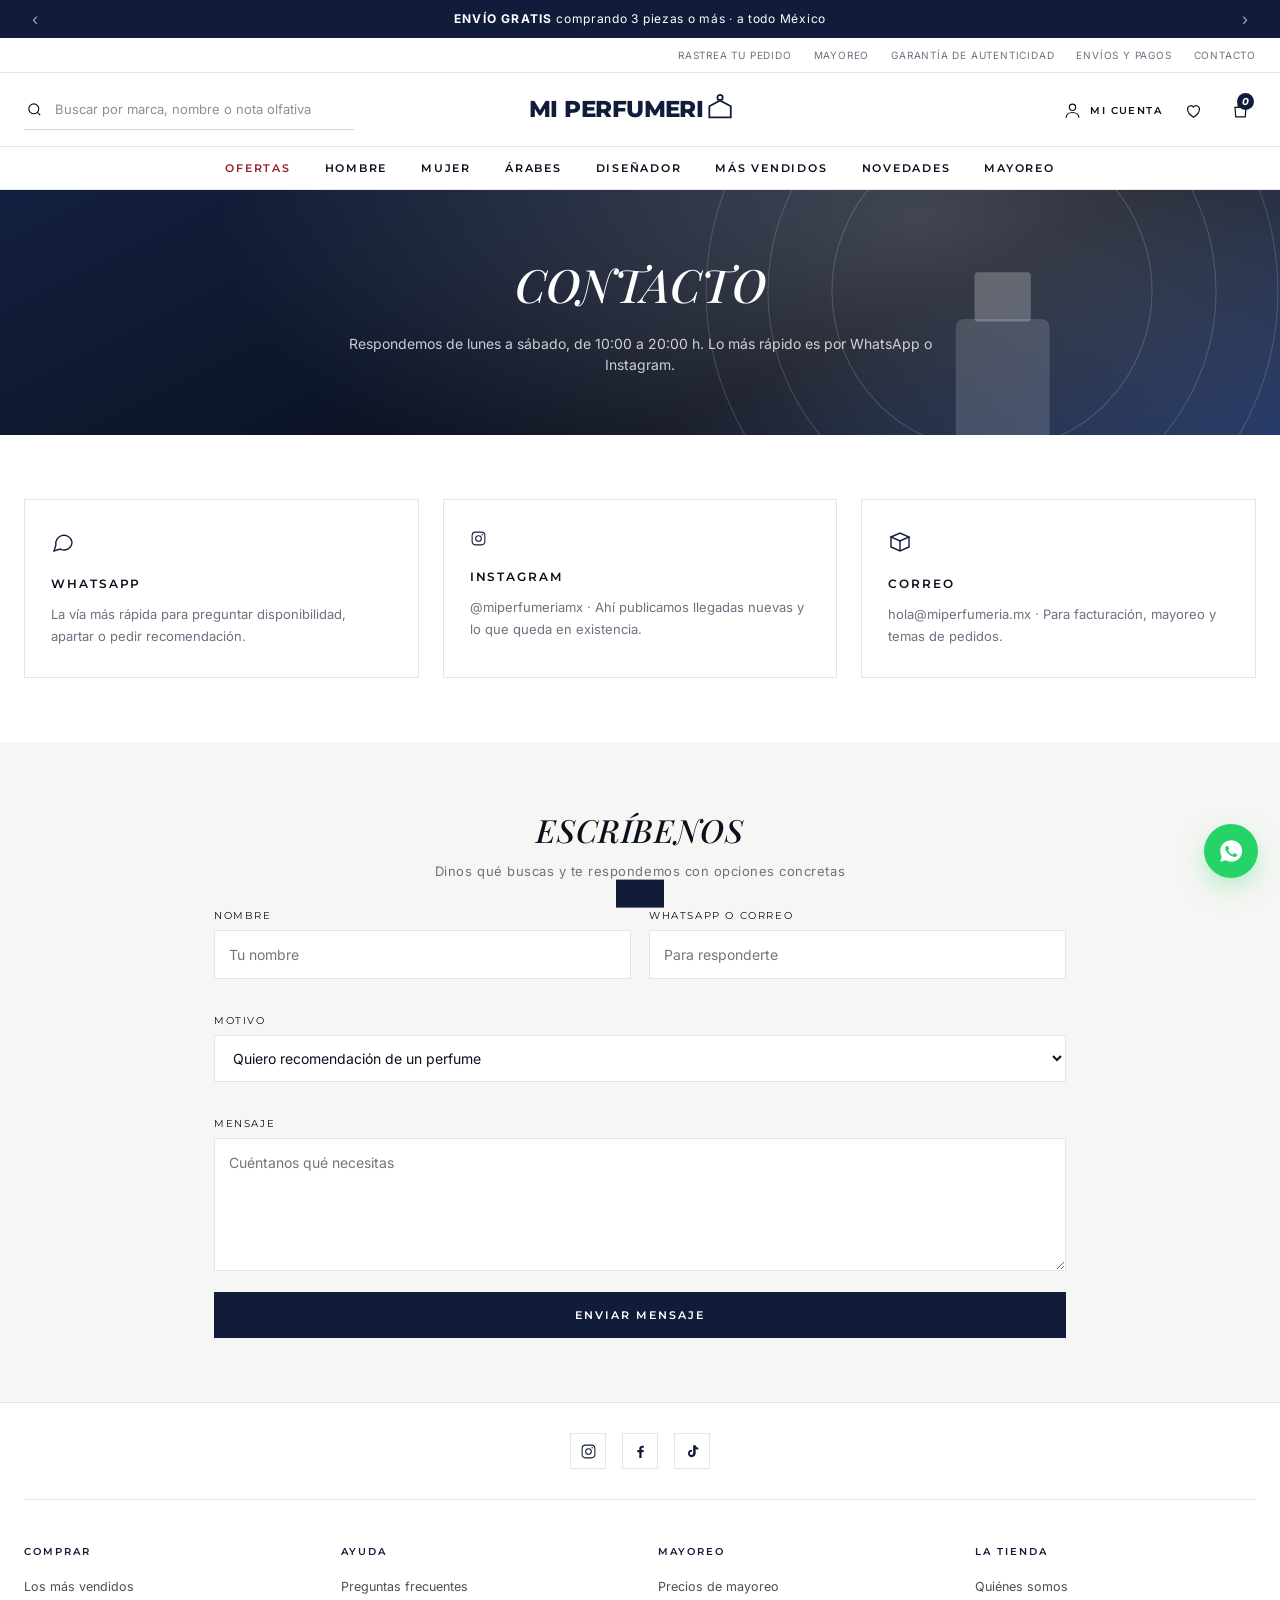
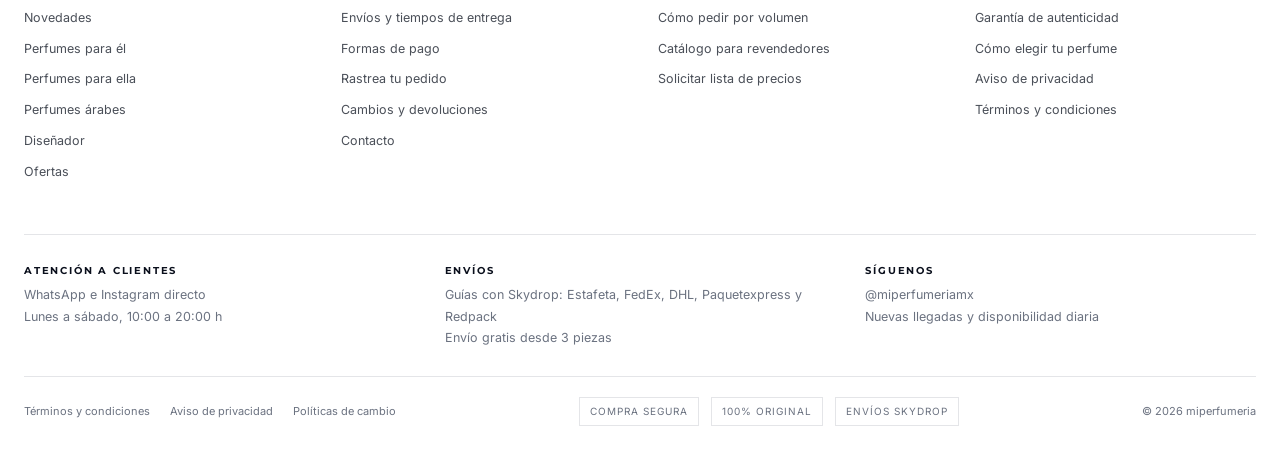
<file: contacto.html>
<!DOCTYPE html>
<html lang="es-MX">
<head>
<meta charset="utf-8">
<meta name="viewport" content="width=device-width, initial-scale=1">
<title>Contacto | miperfumeria</title>
<link rel="icon" href="data:image/svg+xml,%3Csvg xmlns=%27http://www.w3.org/2000/svg%27 viewBox=%270 0 64 64%27%3E%3Crect width=%2764%27 height=%2764%27 rx=%2714%27 fill=%27%23101C3A%27/%3E%3Ctext x=%2732%27 y=%2745%27 font-family=%27Georgia,serif%27 font-size=%2736%27 font-style=%27italic%27 fill=%27%23ffffff%27 text-anchor=%27middle%27%3EM%3C/text%3E%3C/svg%3E">
<link rel="preconnect" href="https://fonts.googleapis.com">
<link rel="preconnect" href="https://fonts.gstatic.com" crossorigin>
<link href="https://fonts.googleapis.com/css2?family=Inter:wght@400;500;600&family=Montserrat:wght@600;700;800&family=Playfair+Display:ital,wght@0,500;1,400;1,500&display=swap" rel="stylesheet">
<link rel="stylesheet" href="assets/css/styles.css">
</head>
<body>
<div id="site-header"></div>

<div class="page-hero">
  <div class="hero-bg" data-bg="navy"></div>
  <div class="wrap">
    <h1>Contacto</h1>
    <p>Respondemos de lunes a sábado, de 10:00 a 20:00 h. Lo más rápido es por WhatsApp o Instagram.</p>
  </div>
</div>

<section>
  <div class="wrap">
    <div class="cards-3" id="canales"></div>
  </div>
</section>

<section class="sec-bone">
  <div class="wrap-narrow">
    <div class="sec-head"><h2 class="sec-title">Escríbenos</h2>
      <p class="sec-sub">Dinos qué buscas y te respondemos con opciones concretas</p></div>
    <form onsubmit="event.preventDefault();enviarContacto(this)">
      <div class="form-grid">
        <label class="field"><span>Nombre</span><input id="c-nombre" required placeholder="Tu nombre"></label>
        <label class="field"><span>WhatsApp o correo</span><input id="c-contacto" required placeholder="Para responderte"></label>
        <label class="field full"><span>Motivo</span>
          <select id="c-motivo">
            <option>Quiero recomendación de un perfume</option>
            <option>Disponibilidad de un modelo</option>
            <option>Precio de mayoreo</option>
            <option>Estado de mi pedido</option>
            <option>Otro</option>
          </select></label>
        <label class="field full"><span>Mensaje</span><textarea id="c-mensaje" rows="5" placeholder="Cuéntanos qué necesitas"></textarea></label>
      </div>
      <button class="btn btn-block" type="submit">Enviar mensaje</button>
    </form>
  </div>
</section>

<div id="site-footer"></div>

<script src="assets/js/data.js"></script>
<script src="assets/js/layout.js"></script>
<script src="assets/js/app.js"></script>
<script>
function enviarContacto(form){
  const nombre = document.getElementById("c-nombre").value.trim();
  const contacto = document.getElementById("c-contacto").value.trim();
  const motivo = document.getElementById("c-motivo").value;
  const mensaje = document.getElementById("c-mensaje").value.trim();
  const texto = `Hola, soy ${nombre}.\nMotivo: ${motivo}\nMensaje: ${mensaje}\n\nMe pueden contactar en: ${contacto}`;
  abrirWhatsApp(texto);
  toast("Te abrimos WhatsApp con tu mensaje listo para enviar.");
  form.reset();
}
function pageInit(){
  document.querySelector("#canales").innerHTML = `
    <a class="info-card" href="${TIENDA.whatsapp}" target="_blank" rel="noopener">
      <div class="ico">${ICON.chat}</div><h3>WhatsApp</h3>
      <p>La vía más rápida para preguntar disponibilidad, apartar o pedir recomendación.</p></a>
    <a class="info-card" href="${TIENDA.instagram}" target="_blank" rel="noopener">
      <div class="ico">${ICON.ig}</div><h3>Instagram</h3>
      <p>${TIENDA.instagramUser} · Ahí publicamos llegadas nuevas y lo que queda en existencia.</p></a>
    <a class="info-card" href="mailto:${TIENDA.correo}">
      <div class="ico">${ICON.caja}</div><h3>Correo</h3>
      <p>${TIENDA.correo} · Para facturación, mayoreo y temas de pedidos.</p></a>`;
}
</script>
</body>
</html>
</file>
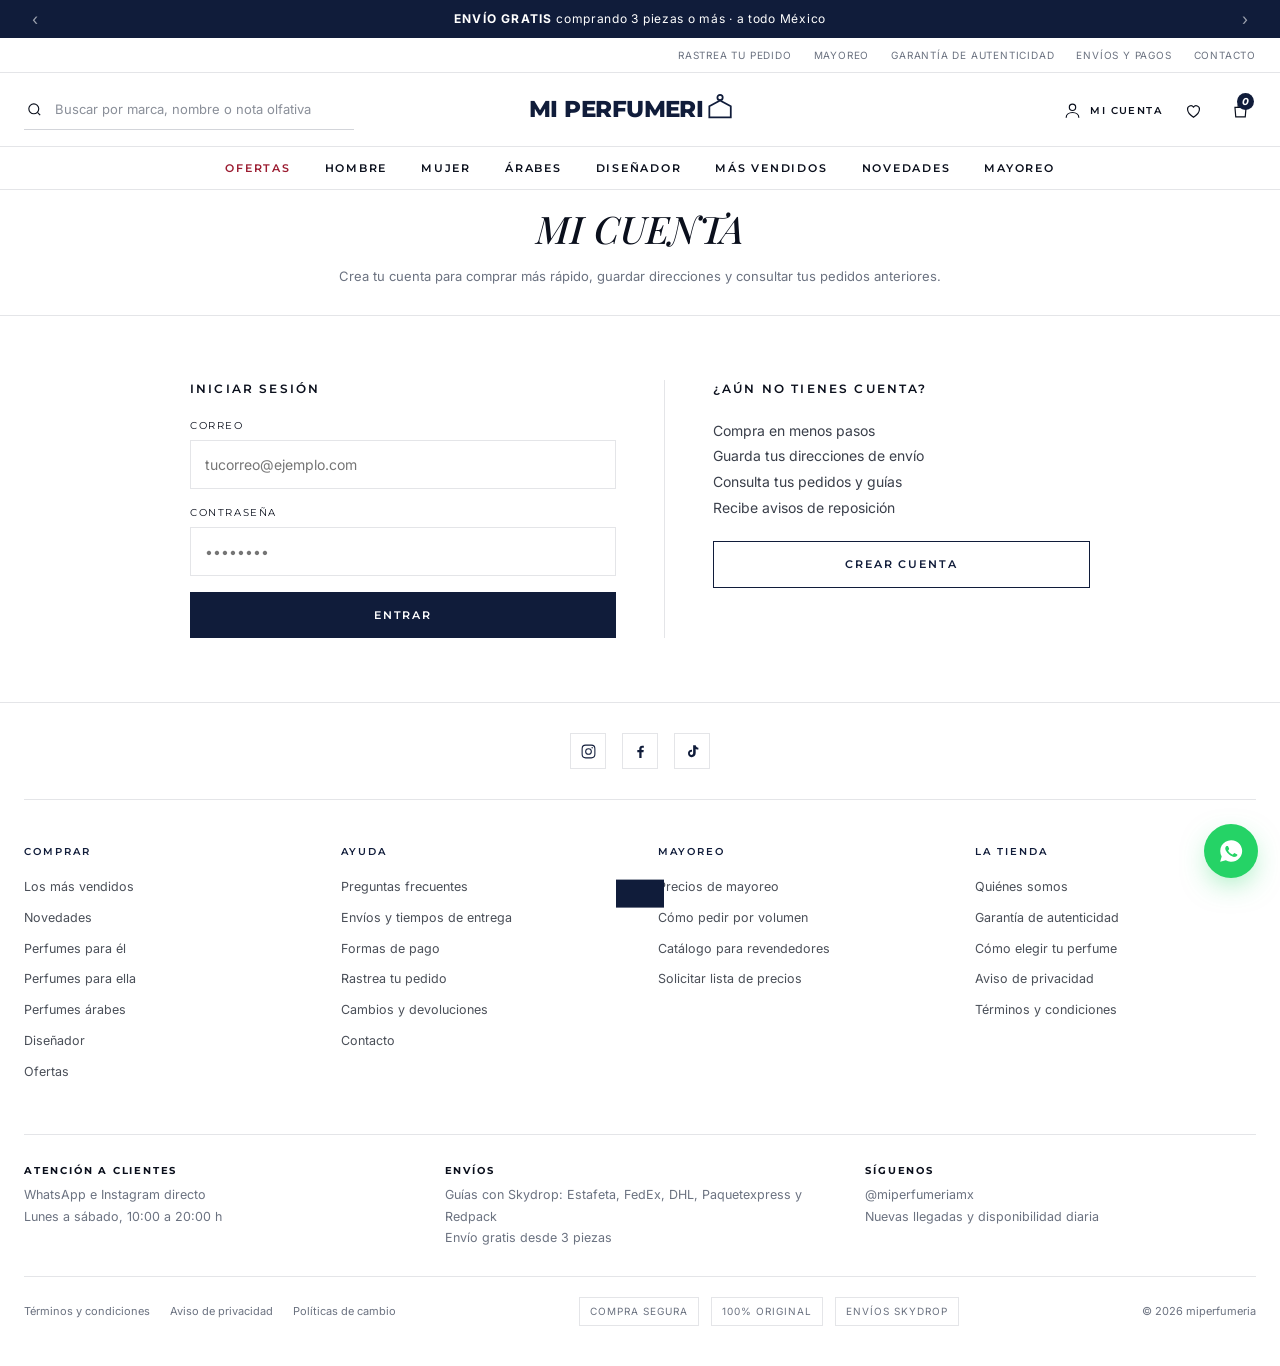
<file: cuenta.html>
<!DOCTYPE html>
<html lang="es-MX">
<head>
<meta charset="utf-8">
<meta name="viewport" content="width=device-width, initial-scale=1">
<title>Mi cuenta | miperfumeria</title>
<link rel="icon" href="data:image/svg+xml,%3Csvg xmlns=%27http://www.w3.org/2000/svg%27 viewBox=%270 0 64 64%27%3E%3Crect width=%2764%27 height=%2764%27 rx=%2714%27 fill=%27%23101C3A%27/%3E%3Ctext x=%2732%27 y=%2745%27 font-family=%27Georgia,serif%27 font-size=%2736%27 font-style=%27italic%27 fill=%27%23ffffff%27 text-anchor=%27middle%27%3EM%3C/text%3E%3C/svg%3E">
<link rel="preconnect" href="https://fonts.googleapis.com">
<link rel="preconnect" href="https://fonts.gstatic.com" crossorigin>
<link href="https://fonts.googleapis.com/css2?family=Inter:wght@400;500;600&family=Montserrat:wght@600;700;800&family=Playfair+Display:ital,wght@0,500;1,400;1,500&display=swap" rel="stylesheet">
<link rel="stylesheet" href="assets/css/styles.css">
</head>
<body>
<div id="site-header"></div>

<div class="plp-head"><div class="wrap"><h1>Mi cuenta</h1>
  <p>Crea tu cuenta para comprar más rápido, guardar direcciones y consultar tus pedidos anteriores.</p></div></div>

<section>
  <div class="wrap">
    <div style="display:grid;grid-template-columns:1fr 1fr;gap:48px;max-width:900px;margin:0 auto">
      <div>
        <h3 style="font-family:var(--f-brand);font-size:12px;letter-spacing:.18em;text-transform:uppercase;margin-bottom:20px">Iniciar sesión</h3>
        <form onsubmit="event.preventDefault();toast('Demostración: sin cuentas reales todavía')">
          <label class="field"><span>Correo</span><input type="email" required placeholder="tucorreo@ejemplo.com"></label>
          <label class="field"><span>Contraseña</span><input type="password" required placeholder="••••••••"></label>
          <button class="btn btn-block" type="submit">Entrar</button>
        </form>
      </div>
      <div style="border-left:1px solid var(--line);padding-left:48px">
        <h3 style="font-family:var(--f-brand);font-size:12px;letter-spacing:.18em;text-transform:uppercase;margin-bottom:20px">¿Aún no tienes cuenta?</h3>
        <ul class="prose"><li>Compra en menos pasos</li><li>Guarda tus direcciones de envío</li><li>Consulta tus pedidos y guías</li><li>Recibe avisos de reposición</li></ul>
        <a class="btn btn-ghost btn-block" style="margin-top:20px" href="#">Crear cuenta</a>
      </div>
    </div>
  </div>
</section>

<div id="site-footer"></div>
<script src="assets/js/data.js"></script>
<script src="assets/js/layout.js"></script>
<script src="assets/js/app.js"></script>
<script>function pageInit(){}</script>
</body>
</html>
</file>
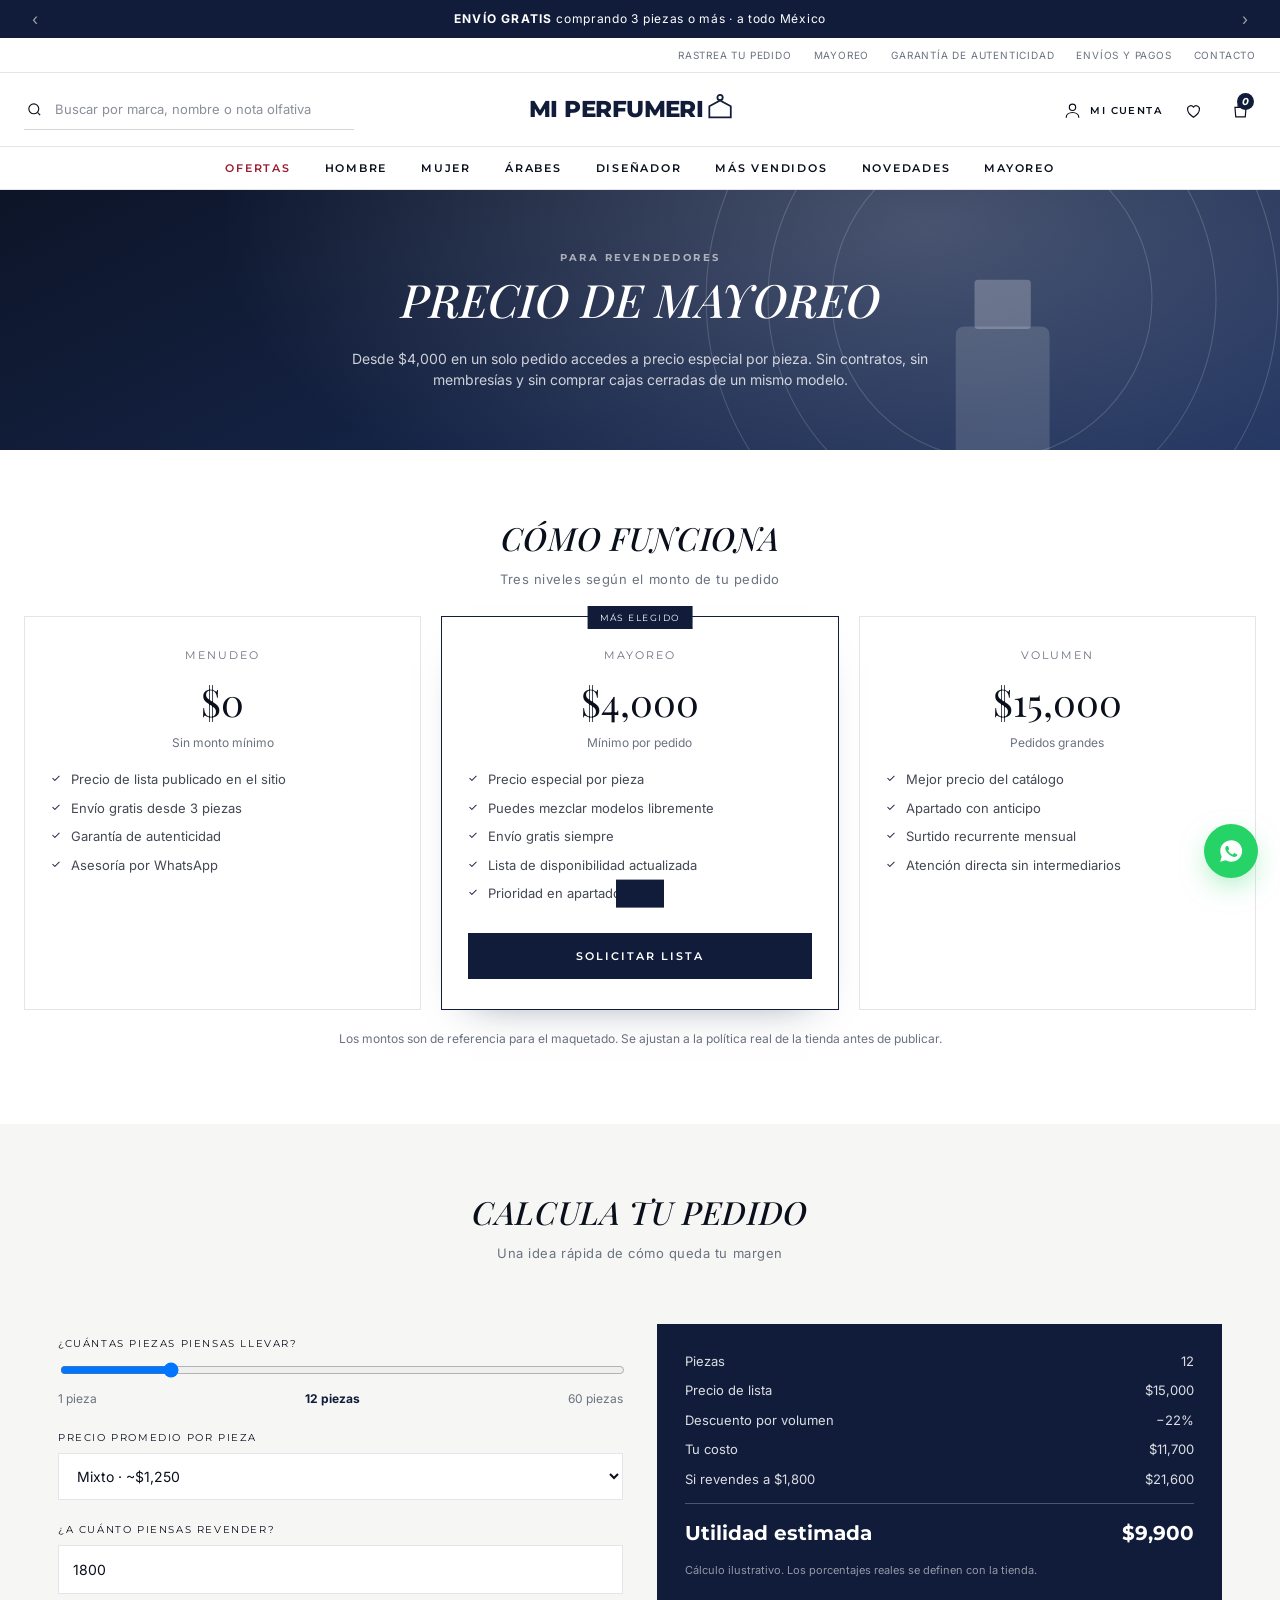
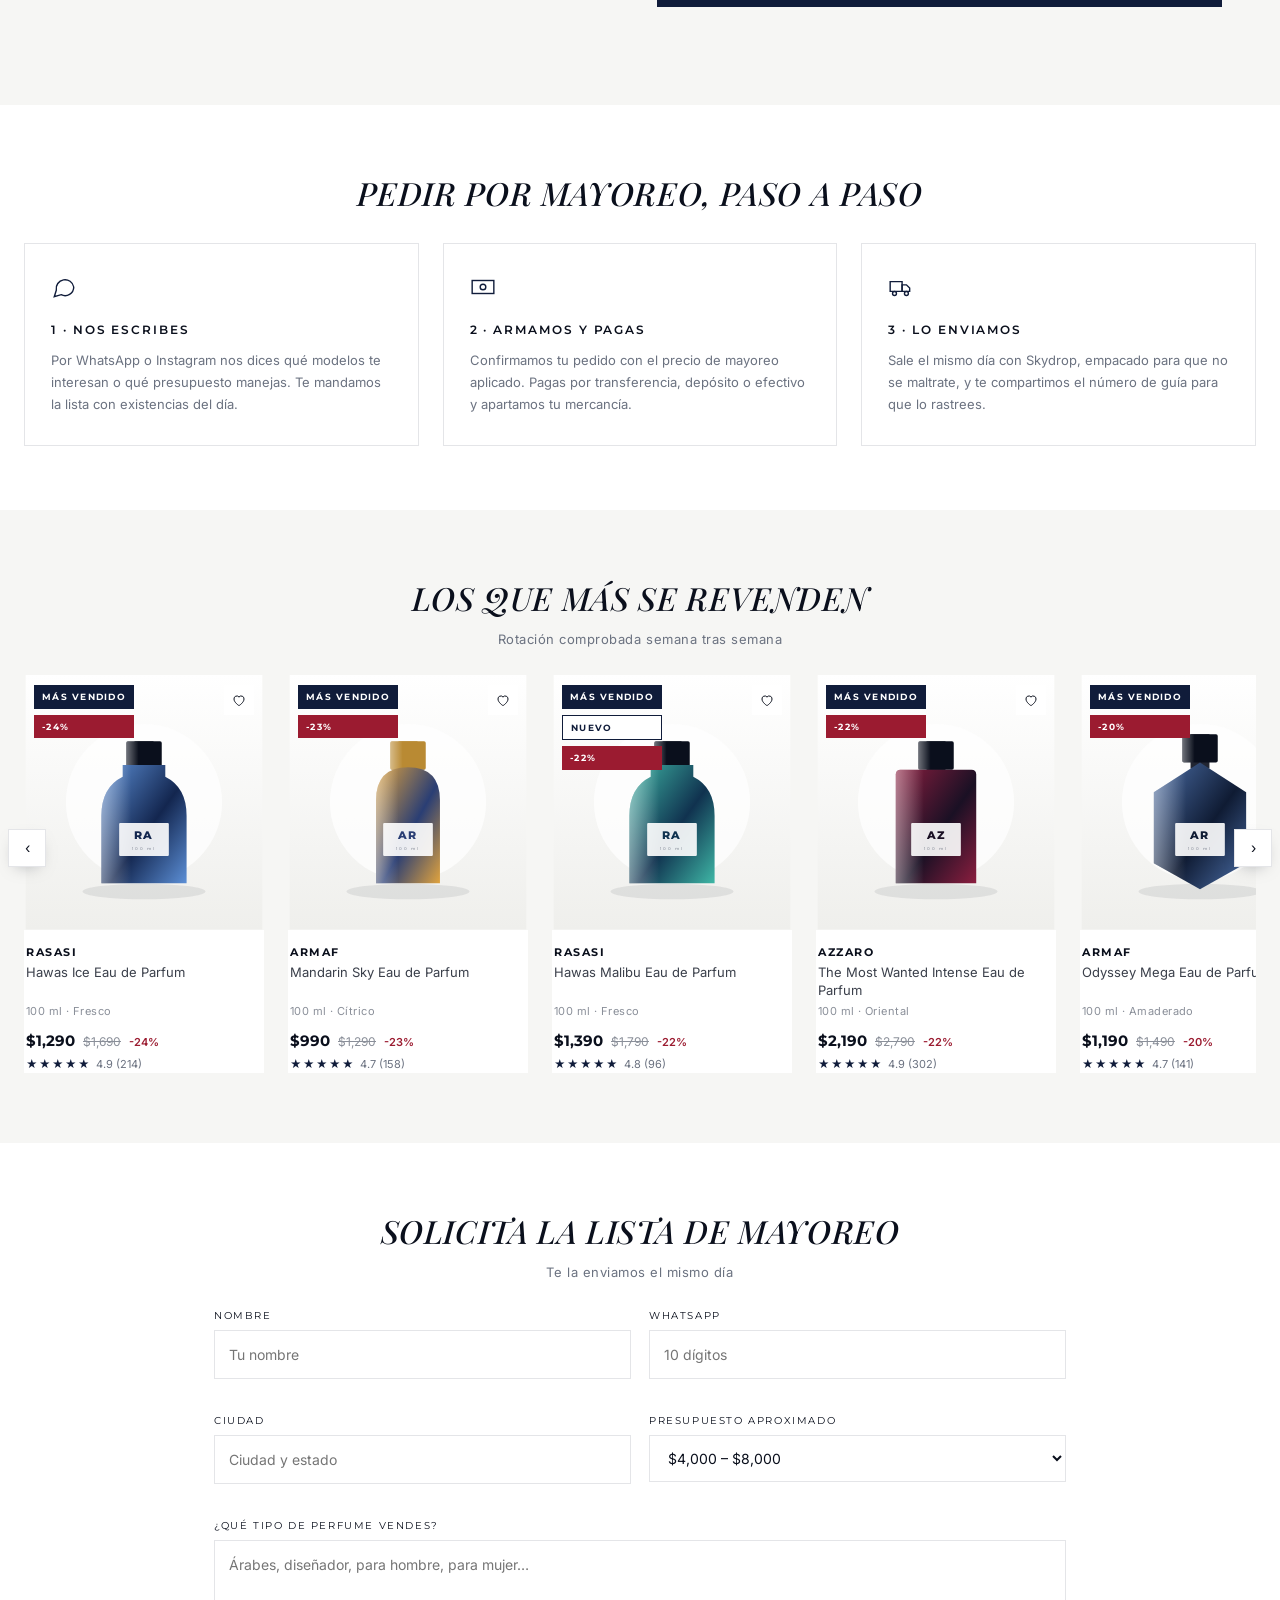
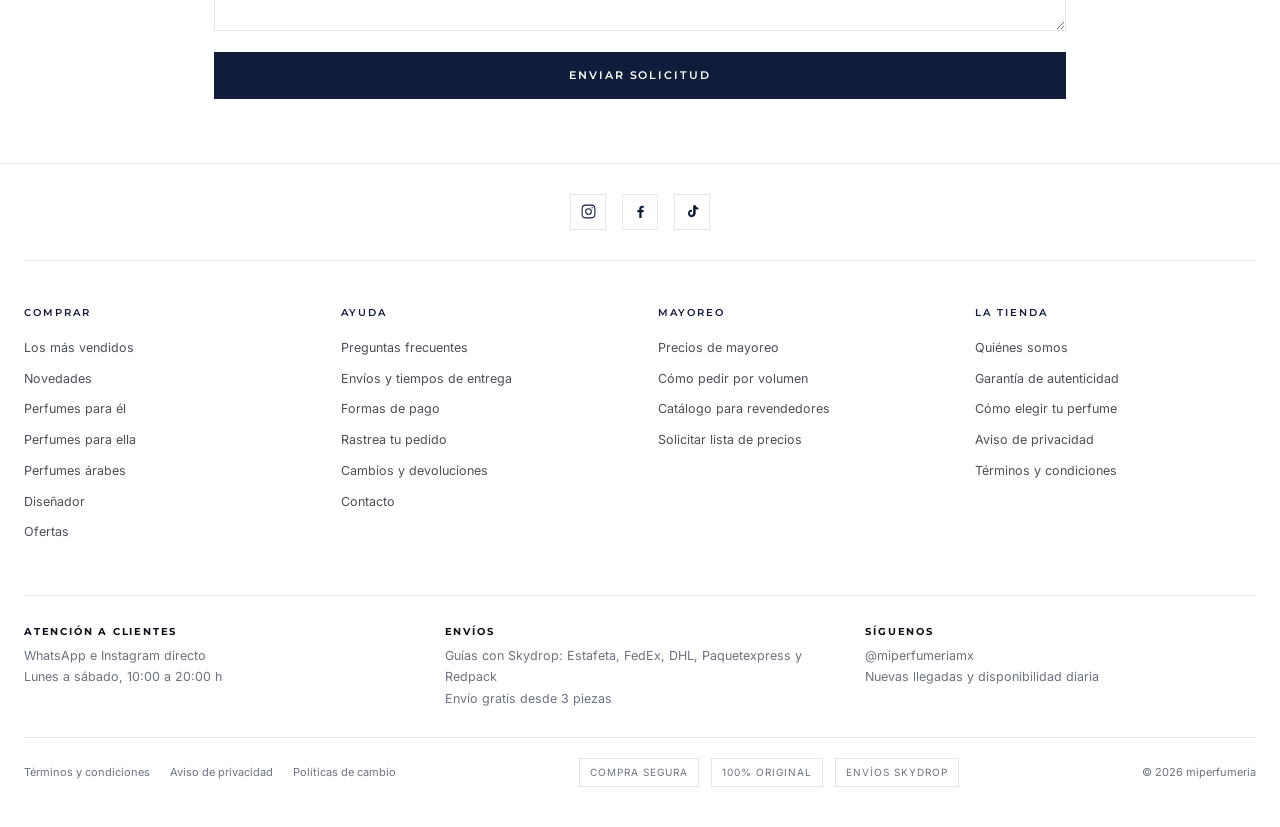
<file: mayoreo.html>
<!DOCTYPE html>
<html lang="es-MX">
<head>
<meta charset="utf-8">
<meta name="viewport" content="width=device-width, initial-scale=1">
<title>Mayoreo | miperfumeria</title>
<meta name="description" content="Precio de mayoreo en perfumes originales desde $4,000 por pedido. Para revendedores, tiendas y catálogo.">
<link rel="icon" href="data:image/svg+xml,%3Csvg xmlns=%27http://www.w3.org/2000/svg%27 viewBox=%270 0 64 64%27%3E%3Crect width=%2764%27 height=%2764%27 rx=%2714%27 fill=%27%23101C3A%27/%3E%3Ctext x=%2732%27 y=%2745%27 font-family=%27Georgia,serif%27 font-size=%2736%27 font-style=%27italic%27 fill=%27%23ffffff%27 text-anchor=%27middle%27%3EM%3C/text%3E%3C/svg%3E">
<link rel="preconnect" href="https://fonts.googleapis.com">
<link rel="preconnect" href="https://fonts.gstatic.com" crossorigin>
<link href="https://fonts.googleapis.com/css2?family=Inter:wght@400;500;600&family=Montserrat:wght@600;700;800&family=Playfair+Display:ital,wght@0,500;1,400;1,500&display=swap" rel="stylesheet">
<link rel="stylesheet" href="assets/css/styles.css">
</head>
<body>
<div id="site-header"></div>

<div class="page-hero">
  <div class="hero-bg" data-bg="noche"></div>
  <div class="wrap">
    <div class="eyebrow" style="color:rgba(255,255,255,.6);position:relative;z-index:2">Para revendedores</div>
    <h1>Precio de mayoreo</h1>
    <p>Desde $4,000 en un solo pedido accedes a precio especial por pieza. Sin contratos, sin membresías y sin comprar cajas cerradas de un mismo modelo.</p>
  </div>
</div>

<section>
  <div class="wrap">
    <div class="sec-head"><h2 class="sec-title">Cómo funciona</h2>
      <p class="sec-sub">Tres niveles según el monto de tu pedido</p></div>
    <div class="tier-grid">
      <div class="tier">
        <div class="t-name">Menudeo</div>
        <div class="t-price">$0</div>
        <div class="t-note">Sin monto mínimo</div>
        <ul>
          <li>Precio de lista publicado en el sitio</li>
          <li>Envío gratis desde 3 piezas</li>
          <li>Garantía de autenticidad</li>
          <li>Asesoría por WhatsApp</li>
        </ul>
      </div>
      <div class="tier is-featured">
        <div class="t-name">Mayoreo</div>
        <div class="t-price">$4,000</div>
        <div class="t-note">Mínimo por pedido</div>
        <ul>
          <li>Precio especial por pieza</li>
          <li>Puedes mezclar modelos libremente</li>
          <li>Envío gratis siempre</li>
          <li>Lista de disponibilidad actualizada</li>
          <li>Prioridad en apartados</li>
        </ul>
        <a class="btn btn-block" style="margin-top:20px" href="#solicitar">Solicitar lista</a>
      </div>
      <div class="tier">
        <div class="t-name">Volumen</div>
        <div class="t-price">$15,000</div>
        <div class="t-note">Pedidos grandes</div>
        <ul>
          <li>Mejor precio del catálogo</li>
          <li>Apartado con anticipo</li>
          <li>Surtido recurrente mensual</li>
          <li>Atención directa sin intermediarios</li>
        </ul>
      </div>
    </div>
    <p style="text-align:center;color:var(--muted);font-size:12px;margin-top:20px">
      Los montos son de referencia para el maquetado. Se ajustan a la política real de la tienda antes de publicar.
    </p>
  </div>
</section>

<!-- ============ CALCULADORA ============ -->
<section class="sec-bone" id="calculadora">
  <div class="wrap">
    <div class="sec-head"><h2 class="sec-title">Calcula tu pedido</h2>
      <p class="sec-sub">Una idea rápida de cómo queda tu margen</p></div>
    <div class="calc">
      <div>
        <label>¿Cuántas piezas piensas llevar?</label>
        <input type="range" id="pzs" min="1" max="60" value="12" style="padding:0">
        <div style="display:flex;justify-content:space-between;font-size:12px;color:var(--muted);margin:6px 0 22px">
          <span>1 pieza</span><strong id="pzsLbl" style="color:var(--navy)">12 piezas</strong><span>60 piezas</span>
        </div>
        <label>Precio promedio por pieza</label>
        <select id="prom">
          <option value="900">Perfumes árabes · ~$900</option>
          <option value="1250" selected>Mixto · ~$1,250</option>
          <option value="2400">Diseñador · ~$2,400</option>
        </select>
        <div style="margin-top:22px">
          <label>¿A cuánto piensas revender?</label>
          <input type="number" id="venta" value="1800" min="0" step="50">
        </div>
      </div>
      <div class="calc-out" id="out"></div>
    </div>
  </div>
</section>

<!-- ============ PASOS ============ -->
<section id="como">
  <div class="wrap">
    <div class="sec-head"><h2 class="sec-title">Pedir por mayoreo, paso a paso</h2></div>
    <div class="cards-3">
      <div class="info-card">
        <div class="ico"><svg width="26" height="26" viewBox="0 0 24 24" fill="none" stroke="currentColor" stroke-width="1.3"><path d="M21 12a8 8 0 0 1-11.6 7.1L3 21l1.9-6.1A8 8 0 1 1 21 12z"/></svg></div>
        <h3>1 · Nos escribes</h3>
        <p>Por WhatsApp o Instagram nos dices qué modelos te interesan o qué presupuesto manejas. Te mandamos la lista con existencias del día.</p>
      </div>
      <div class="info-card">
        <div class="ico"><svg width="26" height="26" viewBox="0 0 24 24" fill="none" stroke="currentColor" stroke-width="1.3"><rect x="2" y="6" width="20" height="12"/><circle cx="12" cy="12" r="2.6"/></svg></div>
        <h3>2 · Armamos y pagas</h3>
        <p>Confirmamos tu pedido con el precio de mayoreo aplicado. Pagas por transferencia, depósito o efectivo y apartamos tu mercancía.</p>
      </div>
      <div class="info-card">
        <div class="ico"><svg width="26" height="26" viewBox="0 0 24 24" fill="none" stroke="currentColor" stroke-width="1.3"><path d="M2 7h11v9H2z"/><path d="M13 10h4l3 3v3h-7z"/><circle cx="6" cy="18" r="1.8"/><circle cx="17" cy="18" r="1.8"/></svg></div>
        <h3>3 · Lo enviamos</h3>
        <p>Sale el mismo día con Skydrop, empacado para que no se maltrate, y te compartimos el número de guía para que lo rastrees.</p>
      </div>
    </div>
  </div>
</section>

<!-- ============ CATÁLOGO ============ -->
<section class="sec-bone" id="catalogo">
  <div class="wrap">
    <div class="sec-head"><h2 class="sec-title">Los que más se revenden</h2>
      <p class="sec-sub">Rotación comprobada semana tras semana</p></div>
    <div class="rail-wrap">
      <button class="rail-btn prev">‹</button>
      <div class="rail" id="railMay"></div>
      <button class="rail-btn next">›</button>
    </div>
  </div>
</section>

<!-- ============ SOLICITUD ============ -->
<section id="solicitar">
  <div class="wrap-narrow">
    <div class="sec-head"><h2 class="sec-title">Solicita la lista de mayoreo</h2>
      <p class="sec-sub">Te la enviamos el mismo día</p></div>
    <form onsubmit="event.preventDefault();enviarSolicitudMayoreo(this)">
      <div class="form-grid">
        <label class="field"><span>Nombre</span><input id="my-nombre" required placeholder="Tu nombre"></label>
        <label class="field"><span>WhatsApp</span><input id="my-whatsapp" required placeholder="10 dígitos"></label>
        <label class="field"><span>Ciudad</span><input id="my-ciudad" placeholder="Ciudad y estado"></label>
        <label class="field"><span>Presupuesto aproximado</span>
          <select id="my-presupuesto"><option>$4,000 – $8,000</option><option>$8,000 – $15,000</option><option>Más de $15,000</option><option>Aún no lo defino</option></select></label>
        <label class="field full"><span>¿Qué tipo de perfume vendes?</span><textarea id="my-tipo" rows="3" placeholder="Árabes, diseñador, para hombre, para mujer…"></textarea></label>
      </div>
      <button class="btn btn-block" type="submit">Enviar solicitud</button>
    </form>
  </div>
</section>

<div id="site-footer"></div>

<script src="assets/js/data.js"></script>
<script src="assets/js/layout.js"></script>
<script src="assets/js/app.js"></script>
<script>
function enviarSolicitudMayoreo(form){
  const g = id => document.getElementById(id)?.value.trim() || "";
  const texto = `Hola, quiero la lista de mayoreo de ${TIENDA.nombre}.\n\nNombre: ${g("my-nombre")}\nWhatsApp: ${g("my-whatsapp")}\nCiudad: ${g("my-ciudad") || "—"}\nPresupuesto aproximado: ${g("my-presupuesto")}\nTipo de perfume que vende: ${g("my-tipo") || "—"}`;
  abrirWhatsApp(texto);
  toast("Te abrimos WhatsApp con tu solicitud lista para enviar.");
  form.reset();
}
function calcular(){
  const pz = +document.querySelector("#pzs").value;
  const prom = +document.querySelector("#prom").value;
  const venta = +document.querySelector("#venta").value || 0;
  const bruto = pz * prom;
  const desc = bruto >= 15000 ? .22 : (bruto >= 4000 ? .15 : 0);
  const costo = Math.round(bruto * (1 - desc));
  const ingreso = pz * venta;
  const util = ingreso - costo;
  document.querySelector("#pzsLbl").textContent = pz + (pz===1?" pieza":" piezas");
  document.querySelector("#out").innerHTML = `
    <div class="row"><span>Piezas</span><span>${pz}</span></div>
    <div class="row"><span>Precio de lista</span><span>${MONEDA(bruto)}</span></div>
    <div class="row"><span>Descuento por volumen</span><span>${desc? "−"+Math.round(desc*100)+"%" : "No aplica"}</span></div>
    <div class="row"><span>Tu costo</span><span>${MONEDA(costo)}</span></div>
    <div class="row"><span>Si revendes a ${MONEDA(venta)}</span><span>${MONEDA(ingreso)}</span></div>
    <div class="row big"><span>Utilidad estimada</span><span>${MONEDA(Math.max(0,util))}</span></div>
    <p style="font-size:11px;color:rgba(255,255,255,.55);margin:14px 0 0">
      Cálculo ilustrativo. Los porcentajes reales se definen con la tienda.</p>`;
}
function pageInit(){
  ["#pzs","#prom","#venta"].forEach(s=>document.querySelector(s).addEventListener("input", calcular));
  calcular();
  renderCards(PRODUCTOS.filter(p=>p.best || p.precio < 1300).slice(0,10), "#railMay");
}
</script>
</body>
</html>
</file>
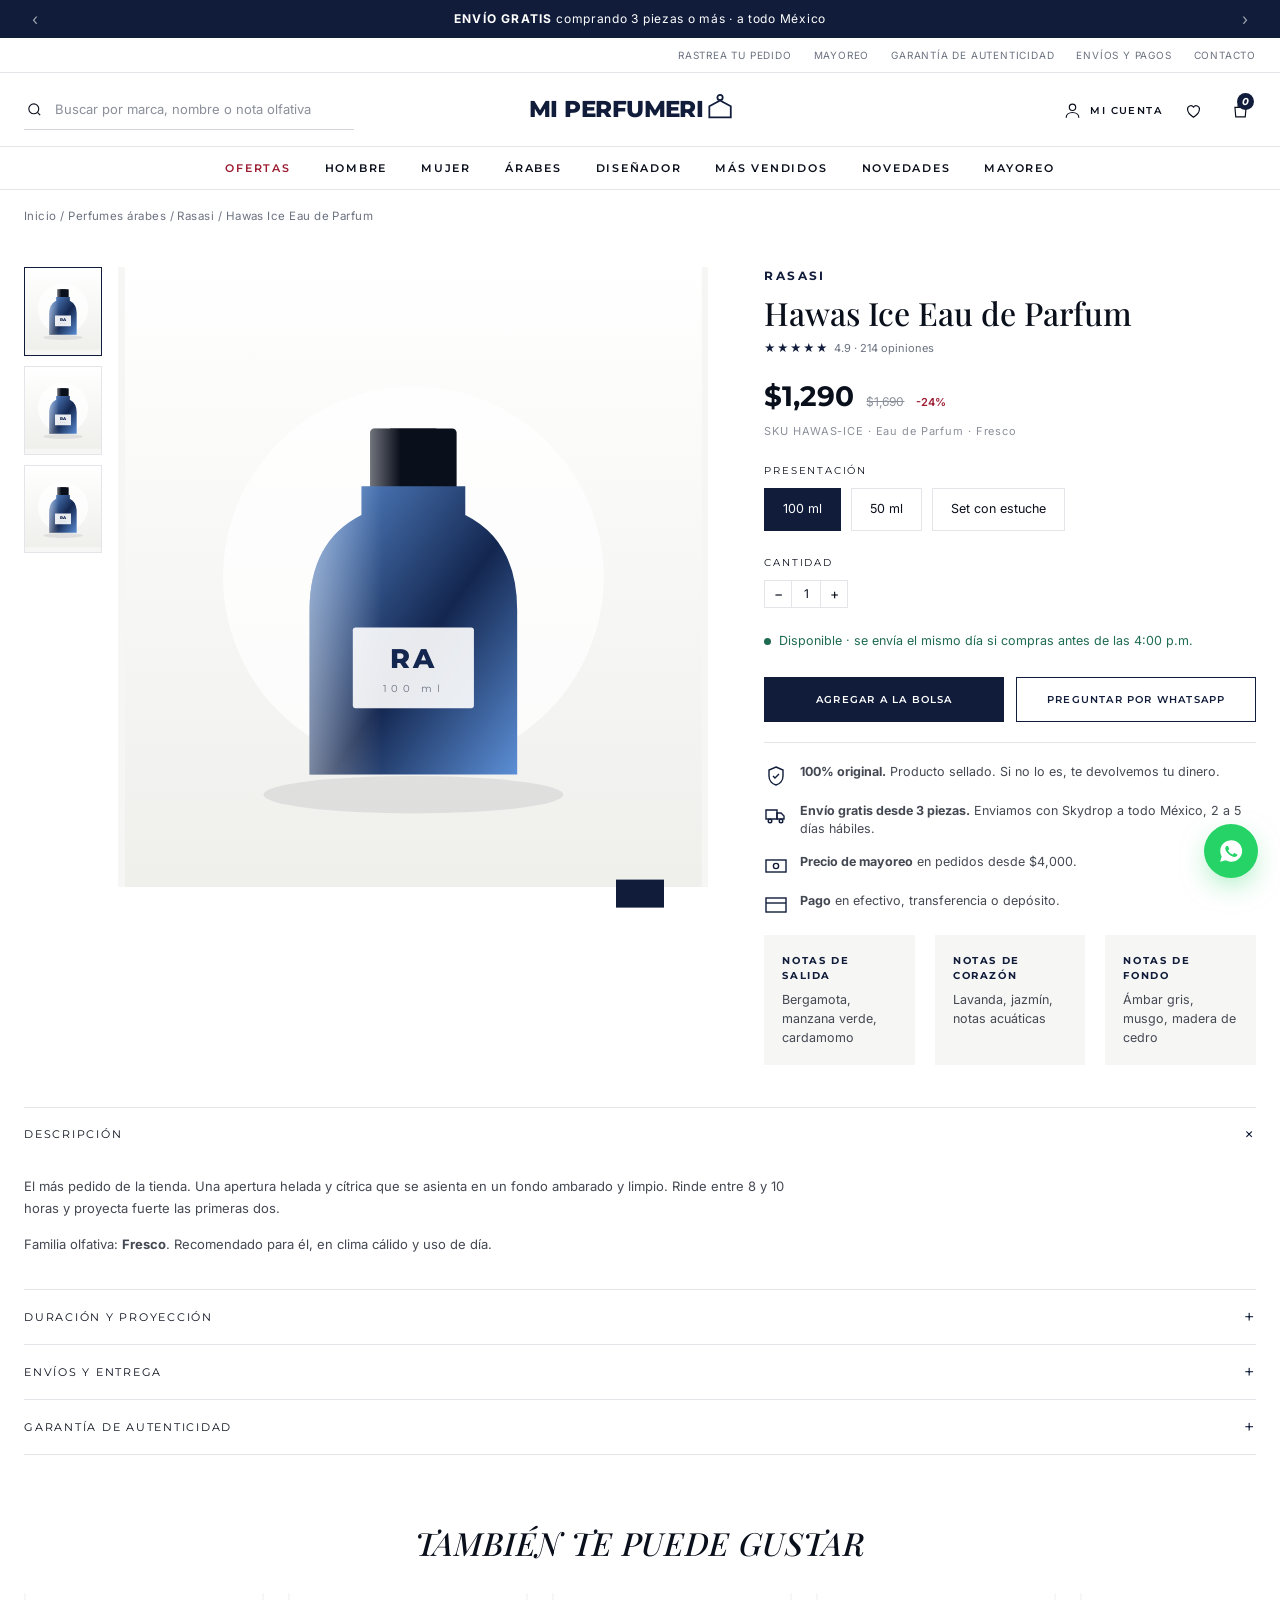
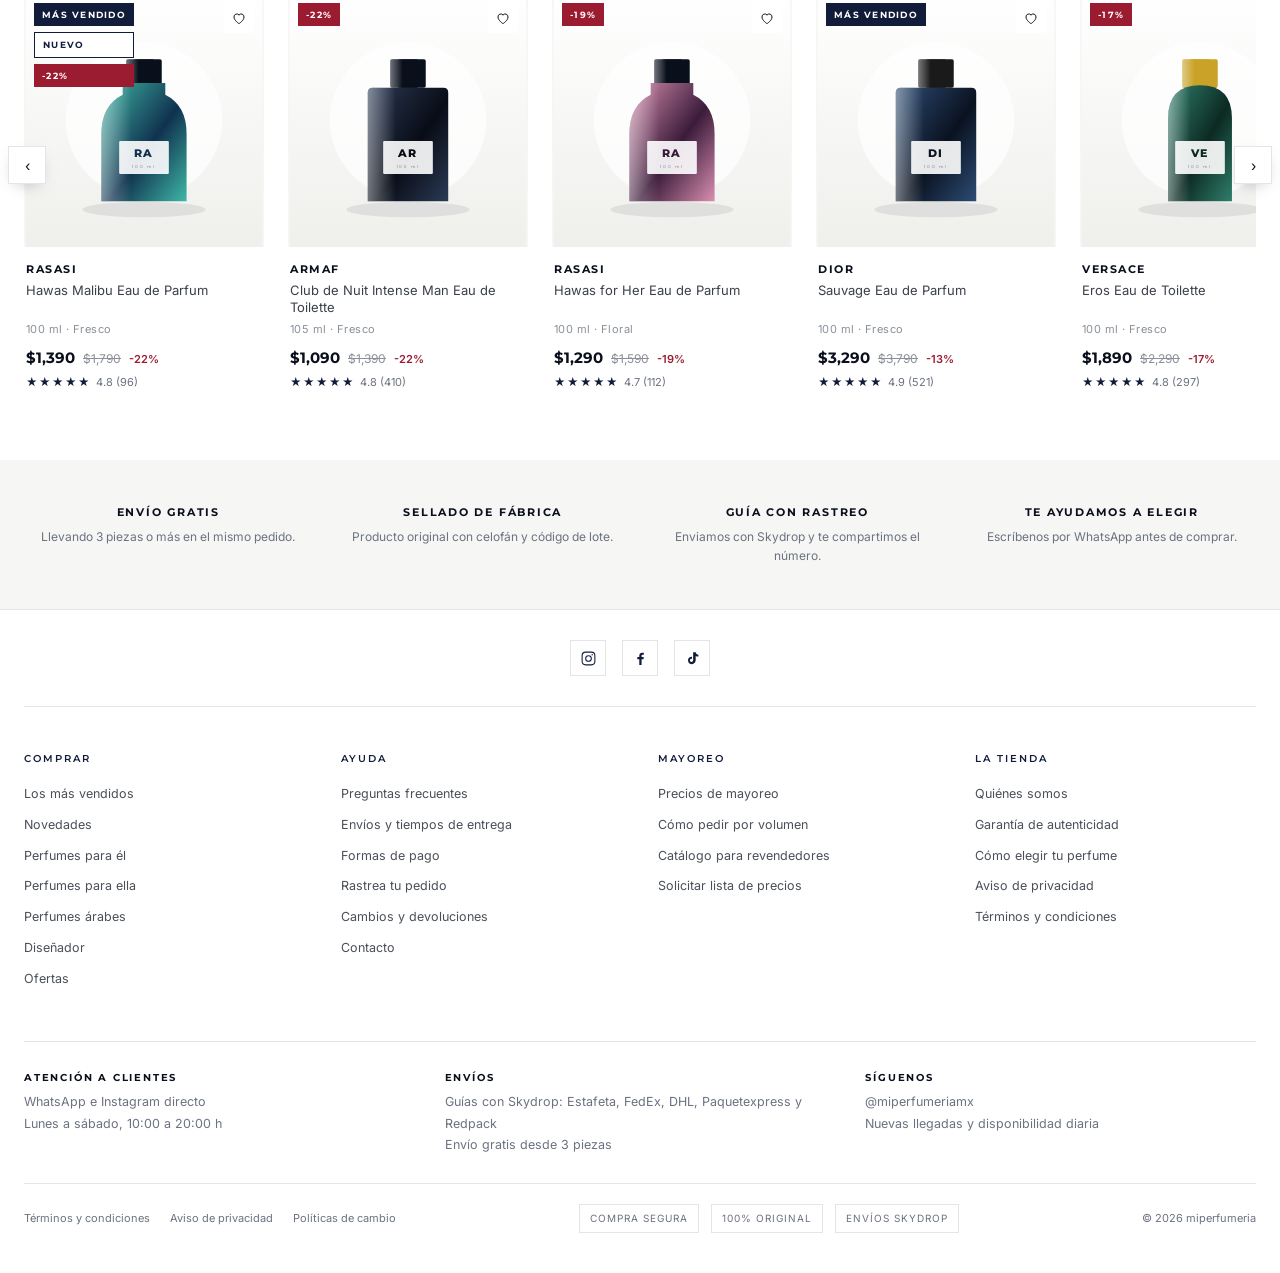
<file: producto.html>
<!DOCTYPE html>
<html lang="es-MX">
<head>
<meta charset="utf-8">
<meta name="viewport" content="width=device-width, initial-scale=1">
<title>Producto | miperfumeria</title>
<link rel="icon" href="data:image/svg+xml,%3Csvg xmlns=%27http://www.w3.org/2000/svg%27 viewBox=%270 0 64 64%27%3E%3Crect width=%2764%27 height=%2764%27 rx=%2714%27 fill=%27%23101C3A%27/%3E%3Ctext x=%2732%27 y=%2745%27 font-family=%27Georgia,serif%27 font-size=%2736%27 font-style=%27italic%27 fill=%27%23ffffff%27 text-anchor=%27middle%27%3EM%3C/text%3E%3C/svg%3E">
<link rel="preconnect" href="https://fonts.googleapis.com">
<link rel="preconnect" href="https://fonts.gstatic.com" crossorigin>
<link href="https://fonts.googleapis.com/css2?family=Inter:wght@400;500;600&family=Montserrat:wght@600;700;800&family=Playfair+Display:ital,wght@0,500;1,400;1,500&display=swap" rel="stylesheet">
<link rel="stylesheet" href="assets/css/styles.css">
</head>
<body>
<div id="site-header"></div>

<div class="wrap">
  <div class="breadcrumb" id="crumb"></div>
  <div class="pdp" id="pdp"></div>
</div>

<div class="wrap">
  <div class="acc" id="acc"></div>
</div>

<section>
  <div class="wrap">
    <div class="sec-head"><h2 class="sec-title">También te puede gustar</h2></div>
    <div class="rail-wrap">
      <button class="rail-btn prev" aria-label="Anterior">‹</button>
      <div class="rail" id="railRel"></div>
      <button class="rail-btn next" aria-label="Siguiente">›</button>
    </div>
  </div>
</section>

<section class="sec-bone tight">
  <div class="wrap">
    <div class="service-strip">
      <div class="service-item"><b>Envío gratis</b><p>Llevando 3 piezas o más en el mismo pedido.</p></div>
      <div class="service-item"><b>Sellado de fábrica</b><p>Producto original con celofán y código de lote.</p></div>
      <div class="service-item"><b>Guía con rastreo</b><p>Enviamos con Skydrop y te compartimos el número.</p></div>
      <div class="service-item"><b>Te ayudamos a elegir</b><p>Escríbenos por WhatsApp antes de comprar.</p></div>
    </div>
  </div>
</section>

<div id="site-footer"></div>

<script src="assets/js/data.js"></script>
<script src="assets/js/layout.js"></script>
<script src="assets/js/app.js"></script>
<script>
function pageInit(){
  const id = params().get("id") || PRODUCTOS[0].id;
  const p = byId(id) || PRODUCTOS[0];
  const off = p.lista ? Math.round((1 - p.precio/p.lista)*100) : 0;
  document.title = p.marca + " " + p.nombre + " | miperfumeria";

  document.querySelector("#crumb").innerHTML =
    `<a href="index.html">Inicio</a> / <a href="catalogo.html?f=${p.cat}">${p.cat==="arabe"?"Perfumes árabes":"Diseñador"}</a>
     / <a href="catalogo.html?m=${encodeURIComponent(p.marca)}">${p.marca}</a> / <span>${p.nombre}</span>`;

  document.querySelector("#pdp").innerHTML = `
    <div class="pdp-gallery">
      <div class="pdp-thumbs">
        <button class="is-on">${cardArt(p)}</button>
        <button>${cardArt(p)}</button>
        <button>${cardArt(p)}</button>
      </div>
      <div class="pdp-main-img">${cardArt(p)}</div>
    </div>
    <div class="pdp-info">
      <div class="pdp-brand">${p.marca}</div>
      <h1>${p.nombre}</h1>
      <div class="card-rating"><span class="stars">${stars(p.rating)}</span> ${p.rating} · ${p.reviews} opiniones</div>

      <div class="price-row">
        <span class="price-now">${MONEDA(p.precio)}</span>
        ${p.lista?`<span class="price-was">${MONEDA(p.lista)}</span><span class="price-off">-${off}%</span>`:""}
      </div>
      <div class="sku">SKU ${p.id.toUpperCase()} · Eau de Parfum · ${p.familia}</div>

      <div class="opt-group">
        <span class="lbl">Presentación</span>
        <div class="opts">
          <button class="opt is-on">${p.ml}</button>
          <button class="opt" onclick="toast('Presentación sujeta a disponibilidad')">50 ml</button>
          <button class="opt" onclick="toast('Presentación sujeta a disponibilidad')">Set con estuche</button>
        </div>
      </div>

      <div class="opt-group">
        <span class="lbl">Cantidad</span>
        <div class="qty" style="margin:0">
          <button onclick="pdpQty(-1)">−</button><span id="pdpQty">1</span><button onclick="pdpQty(1)">+</button>
        </div>
      </div>

      <div class="stock-line"><i class="dot"></i> Disponible · se envía el mismo día si compras antes de las 4:00 p.m.</div>

      <div class="pdp-actions">
        <button class="btn" onclick="addToCart('${p.id}', +document.getElementById('pdpQty').textContent)">Agregar a la bolsa</button>
        <a class="btn btn-ghost" href="${TIENDA.whatsapp}" target="_blank" rel="noopener">Preguntar por WhatsApp</a>
      </div>

      <div class="usp-list">
        <div class="usp">${ICON.escudo}<div><b>100% original.</b> Producto sellado. Si no lo es, te devolvemos tu dinero.</div></div>
        <div class="usp">${ICON.camion}<div><b>Envío gratis desde 3 piezas.</b> Enviamos con Skydrop a todo México, 2 a 5 días hábiles.</div></div>
        <div class="usp">${ICON.billete}<div><b>Precio de mayoreo</b> en pedidos desde ${MONEDA(TIENDA.mayoreoMonto)}.</div></div>
        <div class="usp">${ICON.tarjeta}<div><b>Pago</b> en efectivo, transferencia o depósito.</div></div>
      </div>

      <div class="notes-grid">
        <div class="note-box"><b>Notas de salida</b><p>${p.notas.s}</p></div>
        <div class="note-box"><b>Notas de corazón</b><p>${p.notas.c}</p></div>
        <div class="note-box"><b>Notas de fondo</b><p>${p.notas.f}</p></div>
      </div>
    </div>`;

  document.querySelector("#acc").innerHTML = `
    <div class="acc-item is-on"><button class="acc-btn">Descripción <span class="sign">+</span></button>
      <div class="acc-panel"><p>${p.desc}</p>
      <p>Familia olfativa: <strong>${p.familia}</strong>. Recomendado para ${p.genero==="mujer"?"ella":(p.genero==="hombre"?"él":"cualquiera")}, en ${p.familia==="Fresco"||p.familia==="Cítrico"?"clima cálido y uso de día":"clima templado a frío y uso de noche"}.</p></div></div>
    <div class="acc-item"><button class="acc-btn">Duración y proyección <span class="sign">+</span></button>
      <div class="acc-panel"><p>Duración estimada de 6 a 10 horas en piel, dependiendo del tipo de piel y el clima. Las primeras dos horas son las de mayor proyección.</p>
      <p>Consejo: aplica sobre piel hidratada en cuello, muñecas y detrás de las orejas. No frotes después de aplicar.</p></div></div>
    <div class="acc-item"><button class="acc-btn">Envíos y entrega <span class="sign">+</span></button>
      <div class="acc-panel"><p>Enviamos con Skydrop, que integra Estafeta, FedEx, DHL, Redpack y Paquetexpress. Tiempo estimado de 2 a 5 días hábiles según tu código postal. Recibes tu número de guía el mismo día del envío.</p>
      <p>Envío gratis en pedidos de 3 piezas o más.</p></div></div>
    <div class="acc-item"><button class="acc-btn">Garantía de autenticidad <span class="sign">+</span></button>
      <div class="acc-panel"><p>Todos los perfumes se venden sellados y con su código de lote visible. Si al recibirlo detectas cualquier señal de que no es original, lo recogemos sin costo y te reembolsamos el total.</p></div></div>`;

  const rel = PRODUCTOS.filter(x => x.id !== p.id && (x.familia === p.familia || x.marca === p.marca)).slice(0,8);
  renderCards(rel.length ? rel : PRODUCTOS.filter(x=>x.best), "#railRel");

  document.querySelectorAll(".pdp-thumbs button").forEach(b => b.addEventListener("click", () => {
    document.querySelectorAll(".pdp-thumbs button").forEach(x=>x.classList.remove("is-on"));
    b.classList.add("is-on");
  }));
  document.querySelectorAll(".opts .opt").forEach(b => b.addEventListener("click", () => {
    b.parentElement.querySelectorAll(".opt").forEach(x=>x.classList.remove("is-on"));
    b.classList.add("is-on");
  }));
}
function pdpQty(d){
  const n = document.getElementById("pdpQty");
  n.textContent = Math.max(1, +n.textContent + d);
}
</script>
</body>
</html>
</file>
<file: assets/css/styles.css>
/* =========================================================
   miperfumeria — hoja de estilo principal
   Estructura inspirada en el patrón de e-commerce de
   El Palacio de Hierro (barra de avisos, header centrado,
   mega-menú, carruseles, cintillos, footer en acordeón).
   ========================================================= */

:root{
  --navy:#101C3A;
  --navy-800:#16264c;
  --navy-600:#1f3566;
  --ink:#0A0F1C;
  --paper:#ffffff;
  --bone:#F6F6F4;
  --bone-2:#EFEFEC;
  --line:#E4E5E8;
  --line-2:#D3D5DA;
  --muted:#6B7280;
  --muted-2:#8A8F99;
  --sale:#9B1B30;
  --ok:#1E6B4F;

  --max:1360px;
  --gap:24px;
  --radius:2px;

  --f-display:"Playfair Display", Georgia, "Times New Roman", serif;
  --f-brand:"Montserrat", "Helvetica Neue", Arial, sans-serif;
  --f-ui:"Inter", "Helvetica Neue", Arial, sans-serif;

  --header-h:118px;
}

*,*::before,*::after{box-sizing:border-box}
html{-webkit-text-size-adjust:100%}
body{
  margin:0;font-family:var(--f-ui);color:var(--ink);background:var(--paper);
  font-size:14px;line-height:1.5;-webkit-font-smoothing:antialiased;
}
img{max-width:100%;display:block}
a{color:inherit;text-decoration:none}
button{font:inherit;color:inherit;background:none;border:0;cursor:pointer}
input,select,textarea{font:inherit;color:inherit}
ul{margin:0;padding:0;list-style:none}
h1,h2,h3,h4{margin:0;font-weight:600}
:focus-visible{outline:2px solid var(--navy);outline-offset:2px}

.wrap{max-width:var(--max);margin:0 auto;padding:0 24px}
.wrap-narrow{max-width:900px;margin:0 auto;padding:0 24px}
.sr{position:absolute;width:1px;height:1px;overflow:hidden;clip:rect(0 0 0 0);white-space:nowrap}

/* ---------- tipografía de sección ---------- */
.sec-title{
  font-family:var(--f-display);font-style:italic;font-weight:500;
  font-size:clamp(22px,2.5vw,34px);letter-spacing:.02em;text-transform:uppercase;
  text-align:center;color:var(--ink);
}
.sec-sub{
  text-align:center;color:var(--muted);margin-top:8px;font-size:13px;
  letter-spacing:.04em;
}
.sec-head{margin:0 0 26px}
.eyebrow{
  font-family:var(--f-brand);font-weight:700;font-size:10px;letter-spacing:.24em;
  text-transform:uppercase;color:var(--muted-2);
}

/* ---------- botones ---------- */
.btn{
  display:inline-flex;align-items:center;justify-content:center;gap:8px;
  padding:14px 28px;font-family:var(--f-brand);font-weight:600;font-size:11px;
  letter-spacing:.18em;text-transform:uppercase;border:1px solid var(--navy);
  background:var(--navy);color:#fff;transition:.18s ease;cursor:pointer;
}
.btn:hover{background:var(--navy-600);border-color:var(--navy-600)}
.btn-ghost{background:transparent;color:var(--navy)}
.btn-ghost:hover{background:var(--navy);color:#fff}
.btn-light{background:#fff;color:var(--navy);border-color:#fff}
.btn-light:hover{background:transparent;color:#fff;border-color:#fff}
.btn-block{width:100%}
.btn-sm{padding:10px 18px;font-size:10px}
.link-more{
  font-family:var(--f-brand);font-weight:600;font-size:11px;letter-spacing:.18em;
  text-transform:uppercase;border-bottom:1px solid currentColor;padding-bottom:3px;
}

/* =========================================================
   BARRA DE AVISOS
   ========================================================= */
.announce{background:var(--navy);color:#fff;font-size:12px}
.announce .wrap{display:flex;align-items:center;justify-content:center;gap:18px;height:38px;position:relative}
.announce-track{height:38px;display:flex;align-items:center;overflow:hidden;flex:1;justify-content:center}
.announce-item{display:none;letter-spacing:.06em;text-align:center}
.announce-item.is-on{display:block;animation:fadeUp .5s ease}
.announce-item strong{font-weight:700;letter-spacing:.1em}
@keyframes fadeUp{from{opacity:0;transform:translateY(6px)}to{opacity:1;transform:none}}
.announce-nav{color:rgba(255,255,255,.6);font-size:16px;line-height:1;padding:4px 8px}
.announce-nav:hover{color:#fff}

/* fila de servicios (como el cintillo superior de Palacio) */
.utility{border-bottom:1px solid var(--line);background:#fff;font-size:11px}
.utility .wrap{display:flex;align-items:center;justify-content:flex-end;gap:22px;height:34px}
.utility a{color:var(--muted);letter-spacing:.08em;text-transform:uppercase;font-size:10px}
.utility a:hover{color:var(--navy)}

/* =========================================================
   HEADER
   ========================================================= */
.site-header{position:sticky;top:0;z-index:60;background:#fff;border-bottom:1px solid var(--line)}
.header-main{display:grid;grid-template-columns:1fr auto 1fr;align-items:center;gap:20px;padding:18px 0 16px}
.header-search{max-width:330px;width:100%}
.search-field{display:flex;align-items:center;gap:10px;border-bottom:1px solid var(--line-2);padding:8px 2px}
.search-field input{border:0;outline:0;width:100%;background:transparent;font-size:13px}
.search-field input::placeholder{color:var(--muted-2)}
.search-field svg{flex:none}

.brand{display:flex;justify-content:center}
.brand svg{height:34px;width:auto}

.header-actions{display:flex;align-items:center;justify-content:flex-end;gap:22px}
.hicon{display:flex;align-items:center;gap:8px;position:relative;color:var(--ink)}
.hicon span{font-size:10px;letter-spacing:.14em;text-transform:uppercase;font-family:var(--f-brand);font-weight:600}
.hicon:hover{color:var(--navy-600)}
.cart-count{
  position:absolute;top:-7px;left:12px;min-width:17px;height:17px;padding:0 4px;
  background:var(--navy);color:#fff;border-radius:999px;font-size:10px;font-weight:700;
  display:flex;align-items:center;justify-content:center;font-family:var(--f-brand);
}
.burger{display:none}

/* ---------- navegación ---------- */
.mainnav{border-top:1px solid var(--line)}
.mainnav > ul{display:flex;justify-content:center;gap:2px}
.nav-item{position:relative}
.nav-link{
  display:block;padding:13px 16px;font-family:var(--f-brand);font-weight:600;
  font-size:11px;letter-spacing:.16em;text-transform:uppercase;color:var(--ink);
}
.nav-link:hover{color:var(--navy-600)}
.nav-link.is-sale{color:var(--sale)}
.nav-item:hover .nav-link::after{
  content:"";position:absolute;left:16px;right:16px;bottom:6px;height:1px;background:currentColor;
}

.mega{
  position:absolute;left:50%;transform:translateX(-50%);top:100%;
  background:#fff;border:1px solid var(--line);border-top:0;padding:30px 34px;
  display:none;min-width:600px;box-shadow:0 20px 40px -24px rgba(10,15,28,.3);z-index:70;
}
.nav-item:hover .mega{display:block}
.mega-cols{display:flex;gap:46px}
.mega h4{
  font-family:var(--f-brand);font-size:10px;letter-spacing:.2em;text-transform:uppercase;
  color:var(--navy);margin-bottom:12px;font-weight:700;
}
.mega li + li{margin-top:9px}
.mega li a{font-size:13px;color:#3a3f4a}
.mega li a:hover{color:var(--navy);text-decoration:underline;text-underline-offset:3px}
.mega-promo{width:230px;border-left:1px solid var(--line);padding-left:30px}
.mega-promo .promo-card{background:var(--bone);padding:20px;text-align:center}
.mega-promo .promo-card p{margin:8px 0 14px;font-size:12px;color:var(--muted)}

/* =========================================================
   HERO / CARRUSEL PRINCIPAL
   ========================================================= */
.hero{position:relative;overflow:hidden;background:var(--navy)}
.hero-slide{
  display:none;min-height:clamp(360px,46vw,560px);position:relative;
  align-items:center;color:#fff;
}
.hero-slide.is-on{display:flex;animation:fadeIn .6s ease}
@keyframes fadeIn{from{opacity:.2}to{opacity:1}}
.hero-bg{position:absolute;inset:0;z-index:0}
.hero-bg svg{width:100%;height:100%}
.hero-inner{position:relative;z-index:2;max-width:var(--max);margin:0 auto;padding:0 24px;width:100%}
.hero-copy{max-width:520px}
.hero-copy .eyebrow{color:rgba(255,255,255,.7)}
.hero-copy h2{
  font-family:var(--f-display);font-style:italic;font-weight:500;
  font-size:clamp(34px,5vw,62px);line-height:1.05;margin:14px 0 16px;text-transform:uppercase;
}
.hero-copy p{color:rgba(255,255,255,.82);font-size:15px;max-width:400px;margin:0 0 26px}
.hero-dots{position:absolute;bottom:22px;left:0;right:0;display:flex;justify-content:center;gap:8px;z-index:3}
.hero-dots button{width:26px;height:2px;background:rgba(255,255,255,.4)}
.hero-dots button.is-on{background:#fff}
.hero-arrow{
  position:absolute;bottom:16px;z-index:4;color:#fff;
  width:40px;height:40px;display:flex;align-items:center;justify-content:center;
  background:rgba(255,255,255,.08);border:1px solid rgba(255,255,255,.25);font-size:18px;
}
.hero-arrow:hover{background:rgba(255,255,255,.2)}
.hero-arrow.prev{right:66px}
.hero-arrow.next{right:18px}
.hero-dots{bottom:34px;justify-content:flex-start;max-width:var(--max);margin:0 auto;padding:0 24px}

/* =========================================================
   CINTILLO DE BENEFICIOS
   ========================================================= */
.benefits{border-bottom:1px solid var(--line);background:#fff}
.benefits .wrap{display:grid;grid-template-columns:repeat(4,1fr);gap:0}
.benefit{display:flex;align-items:center;gap:14px;padding:20px 22px;border-right:1px solid var(--line)}
.benefit:last-child{border-right:0}
.benefit svg{flex:none;color:var(--navy)}
.benefit b{display:block;font-family:var(--f-brand);font-size:11px;letter-spacing:.12em;text-transform:uppercase}
.benefit span{font-size:12px;color:var(--muted)}

/* =========================================================
   SECCIONES / GRIDS
   ========================================================= */
section{padding:clamp(40px,5vw,68px) 0}
section.tight{padding:clamp(28px,3.5vw,44px) 0}
.sec-bone{background:var(--bone)}

/* carrusel horizontal de productos */
.rail-wrap{position:relative}
.rail{
  display:grid;grid-auto-flow:column;grid-auto-columns:minmax(240px,1fr);
  gap:var(--gap);overflow-x:auto;scroll-snap-type:x mandatory;
  padding-bottom:6px;scrollbar-width:thin;
}
.rail > *{scroll-snap-align:start}
.rail::-webkit-scrollbar{height:3px}
.rail::-webkit-scrollbar-thumb{background:var(--line-2)}
.rail-btn{
  position:absolute;top:38%;z-index:5;width:38px;height:38px;background:#fff;
  border:1px solid var(--line);display:flex;align-items:center;justify-content:center;
  box-shadow:0 6px 18px -10px rgba(10,15,28,.5);
}
.rail-btn:hover{border-color:var(--navy)}
.rail-btn.prev{left:-16px}
.rail-btn.next{right:-16px}

/* tarjeta de producto */
.grid-products{display:grid;grid-template-columns:repeat(4,1fr);gap:var(--gap) 20px}
.card{position:relative;background:#fff;display:flex;flex-direction:column}
.card-media{position:relative;background:var(--bone);overflow:hidden;aspect-ratio:1/1.06}
.card-media svg{width:100%;height:100%;transition:transform .5s ease}
.card:hover .card-media svg{transform:scale(1.05)}
.card-badges{position:absolute;top:10px;left:10px;display:flex;flex-direction:column;gap:6px;z-index:2}
.badge{
  font-family:var(--f-brand);font-size:9px;font-weight:700;letter-spacing:.14em;
  text-transform:uppercase;padding:5px 8px;background:var(--navy);color:#fff;
}
.badge.sale{background:var(--sale)}
.badge.soft{background:#fff;color:var(--navy);border:1px solid var(--navy)}
.card-fav{
  position:absolute;top:10px;right:10px;z-index:2;width:30px;height:30px;background:rgba(255,255,255,.9);
  display:flex;align-items:center;justify-content:center;color:var(--ink);
}
.card-fav:hover,.card-fav.is-on{color:var(--sale)}
.card-quick{
  position:absolute;left:0;right:0;bottom:0;background:rgba(16,28,58,.95);color:#fff;
  padding:12px;text-align:center;font-family:var(--f-brand);font-size:10px;letter-spacing:.18em;
  text-transform:uppercase;transform:translateY(100%);transition:.25s ease;
}
.card:hover .card-quick{transform:none}
.card-body{padding:14px 2px 0;display:flex;flex-direction:column;gap:4px;flex:1}
.card-brand{font-family:var(--f-brand);font-size:11px;font-weight:700;letter-spacing:.14em;text-transform:uppercase}
.card-name{font-size:13px;color:#3a3f4a;line-height:1.35;min-height:35px}
.card-meta{font-size:11px;color:var(--muted-2);letter-spacing:.04em}
.card-price{display:flex;align-items:baseline;gap:8px;margin-top:6px;flex-wrap:wrap}
.price-now{font-family:var(--f-brand);font-weight:700;font-size:15px;color:var(--ink)}
.price-was{font-size:12px;color:var(--muted-2);text-decoration:line-through}
.price-off{font-size:11px;color:var(--sale);font-weight:600}
.card-rating{display:flex;align-items:center;gap:5px;font-size:11px;color:var(--muted)}
.stars{color:var(--navy);letter-spacing:1px;font-size:11px}

/* mosaico de categorías */
.tiles{display:grid;grid-template-columns:repeat(4,1fr);gap:20px}
.tile{position:relative;overflow:hidden;display:block;background:var(--bone)}
.tile svg{width:100%;height:100%;transition:transform .6s ease}
.tile:hover svg{transform:scale(1.06)}
.tile-cap{position:absolute;left:0;right:0;bottom:0;padding:20px;color:#fff;
  background:linear-gradient(to top,rgba(10,15,28,.78),rgba(10,15,28,0))}
.tile-cap h3{font-family:var(--f-display);font-style:italic;font-size:20px;font-weight:500}
.tile-cap span{font-family:var(--f-brand);font-size:10px;letter-spacing:.18em;text-transform:uppercase;opacity:.85}

/* banner editorial ancho */
.editorial{position:relative;min-height:380px;display:flex;align-items:center;color:#fff;overflow:hidden}
.editorial .hero-bg{position:absolute;inset:0}
.editorial-copy{position:relative;z-index:2;max-width:520px}
.editorial-copy h2{font-family:var(--f-display);font-style:italic;font-size:clamp(28px,3.6vw,46px);
  text-transform:uppercase;font-weight:500;margin-bottom:14px}
.editorial-copy p{color:rgba(255,255,255,.8);margin:0 0 24px}

/* tarjetas de marca */
.brands{display:grid;grid-template-columns:repeat(6,1fr);gap:16px}
.brand-card{border:1px solid var(--line);padding:26px 14px;text-align:center;transition:.2s}
.brand-card:hover{border-color:var(--navy);transform:translateY(-2px)}
.brand-card b{display:block;font-family:var(--f-brand);font-size:12px;letter-spacing:.16em;text-transform:uppercase}
.brand-card span{font-size:11px;color:var(--sale);letter-spacing:.1em}

/* cintillo de pagos */
.pay-strip{display:grid;grid-template-columns:repeat(4,1fr);gap:16px}
.pay-card{background:#fff;border:1px solid var(--line);padding:24px 20px;text-align:center}
.pay-card .ico{color:var(--navy);margin-bottom:12px;display:flex;justify-content:center}
.pay-card h4{font-family:var(--f-brand);font-size:11px;letter-spacing:.16em;text-transform:uppercase;margin-bottom:6px}
.pay-card p{margin:0;font-size:12px;color:var(--muted)}

/* nube de enlaces SEO */
.seo-cloud{display:flex;flex-wrap:wrap;gap:10px;justify-content:center}
.seo-cloud a{border:1px solid var(--line);padding:9px 16px;font-size:12px;color:#3a3f4a}
.seo-cloud a:hover{border-color:var(--navy);color:var(--navy)}

/* franja de servicio */
.service-strip{display:grid;grid-template-columns:repeat(4,1fr);gap:26px;text-align:center}
.service-item .ico{display:flex;justify-content:center;color:var(--navy);margin-bottom:12px}
.service-item b{display:block;font-family:var(--f-brand);font-size:11px;letter-spacing:.16em;text-transform:uppercase;margin-bottom:6px}
.service-item p{margin:0;font-size:12px;color:var(--muted);line-height:1.6}

/* newsletter */
.newsletter{background:var(--navy);color:#fff}
.newsletter .grid{display:grid;grid-template-columns:1fr 1fr;gap:60px;align-items:center}
.newsletter h3{font-family:var(--f-display);font-style:italic;font-size:28px;font-weight:500;text-transform:uppercase;margin-bottom:16px}
.newsletter li{padding-left:18px;position:relative;color:rgba(255,255,255,.8);margin-bottom:8px;font-size:13px}
.newsletter li::before{content:"";position:absolute;left:0;top:9px;width:6px;height:1px;background:#fff}
.nl-form{display:flex;gap:0;margin-top:6px}
.nl-form input{flex:1;background:transparent;border:1px solid rgba(255,255,255,.35);color:#fff;padding:14px 16px;outline:0}
.nl-form input::placeholder{color:rgba(255,255,255,.55)}
.nl-form button{background:#fff;color:var(--navy);border:1px solid #fff;padding:0 26px;
  font-family:var(--f-brand);font-weight:700;font-size:11px;letter-spacing:.16em;text-transform:uppercase}
.nl-form button:hover{background:transparent;color:#fff}
.nl-chips{display:flex;gap:10px;margin-bottom:14px;flex-wrap:wrap}
.nl-chips label{display:flex;align-items:center;gap:7px;font-size:12px;color:rgba(255,255,255,.85)}
.nl-note{font-size:11px;color:rgba(255,255,255,.55);margin-top:12px}

/* =========================================================
   FOOTER
   ========================================================= */
.site-footer{background:#fff;border-top:1px solid var(--line)}
.footer-social{display:flex;justify-content:center;gap:16px;padding:30px 0;border-bottom:1px solid var(--line)}
.footer-social a{width:36px;height:36px;border:1px solid var(--line);display:flex;align-items:center;justify-content:center;color:var(--navy)}
.footer-social a:hover{background:var(--navy);color:#fff;border-color:var(--navy)}
.footer-cols{display:grid;grid-template-columns:repeat(4,1fr);gap:36px;padding:44px 0}
.footer-col h4{font-family:var(--f-brand);font-size:10px;letter-spacing:.2em;text-transform:uppercase;margin-bottom:16px;color:var(--navy)}
.footer-col li{margin-bottom:9px}
.footer-col a{font-size:12.5px;color:#4a4f58}
.footer-col a:hover{color:var(--navy);text-decoration:underline;text-underline-offset:3px}
.footer-col .acc-toggle{display:none}
.footer-contact{border-top:1px solid var(--line);padding:28px 0;display:grid;grid-template-columns:repeat(3,1fr);gap:30px}
.footer-contact b{font-family:var(--f-brand);font-size:10px;letter-spacing:.18em;text-transform:uppercase;display:block;margin-bottom:6px}
.footer-contact p{margin:0;font-size:12.5px;color:var(--muted);line-height:1.7}
.footer-legal{border-top:1px solid var(--line);padding:20px 0 40px;display:flex;justify-content:space-between;align-items:center;gap:20px;flex-wrap:wrap}
.footer-legal .links{display:flex;gap:20px;flex-wrap:wrap}
.footer-legal a,.footer-legal span{font-size:11px;color:var(--muted)}
.trust{display:flex;gap:12px;align-items:center}
.trust .pill{border:1px solid var(--line);padding:6px 10px;font-size:10px;letter-spacing:.1em;color:var(--muted);text-transform:uppercase}

/* =========================================================
   CARRITO LATERAL
   ========================================================= */
.overlay{position:fixed;inset:0;background:rgba(10,15,28,.45);opacity:0;pointer-events:none;transition:.25s;z-index:90}
.overlay.is-on{opacity:1;pointer-events:auto}
.drawer{
  position:fixed;top:0;right:0;height:100%;width:min(420px,92vw);background:#fff;z-index:100;
  transform:translateX(102%);transition:.3s cubic-bezier(.4,0,.2,1);display:flex;flex-direction:column;
}
.drawer.is-on{transform:none}
.drawer-head{display:flex;align-items:center;justify-content:space-between;padding:20px 24px;border-bottom:1px solid var(--line)}
.drawer-head h3{font-family:var(--f-brand);font-size:12px;letter-spacing:.2em;text-transform:uppercase}
.drawer-body{flex:1;overflow-y:auto;padding:10px 24px}
.drawer-foot{border-top:1px solid var(--line);padding:20px 24px}
.mini-item{display:grid;grid-template-columns:70px 1fr auto;gap:14px;padding:16px 0;border-bottom:1px solid var(--line)}
.mini-item .thumb{background:var(--bone)}
.mini-item h5{font-family:var(--f-brand);font-size:11px;letter-spacing:.1em;text-transform:uppercase;margin:0 0 3px}
.mini-item p{margin:0;font-size:12px;color:var(--muted)}
.qty{display:inline-flex;border:1px solid var(--line);margin-top:8px}
.qty button{width:26px;height:26px;line-height:1}
.qty span{width:30px;display:flex;align-items:center;justify-content:center;font-size:12px;border-left:1px solid var(--line);border-right:1px solid var(--line)}
.mini-item .rm{font-size:11px;color:var(--muted);text-decoration:underline;margin-top:8px;display:inline-block}
.sum-row{display:flex;justify-content:space-between;font-size:13px;margin-bottom:8px}
.sum-row.total{font-family:var(--f-brand);font-weight:700;font-size:16px;padding-top:12px;border-top:1px solid var(--line);margin-top:12px}
.empty-state{text-align:center;padding:60px 20px;color:var(--muted)}

/* progreso envío gratis */
.ship-bar{background:var(--bone);padding:12px 14px;margin:14px 0;font-size:11.5px;color:var(--navy)}
.ship-bar .track{height:3px;background:var(--line-2);margin-top:8px}
.ship-bar .fill{height:3px;background:var(--navy);width:0;transition:.4s}

/* =========================================================
   PLP — catálogo
   ========================================================= */
.breadcrumb{font-size:11.5px;color:var(--muted);padding:18px 0;letter-spacing:.04em}
.breadcrumb a:hover{color:var(--navy)}
.plp-head{text-align:center;padding:10px 0 28px;border-bottom:1px solid var(--line)}
.plp-head h1{font-family:var(--f-display);font-style:italic;font-weight:500;font-size:clamp(26px,3vw,38px);text-transform:uppercase}
.plp-head p{color:var(--muted);margin:10px auto 0;max-width:620px;font-size:13px}
.plp-layout{display:grid;grid-template-columns:230px 1fr;gap:40px;padding:28px 0 70px}
.filters h4{font-family:var(--f-brand);font-size:10px;letter-spacing:.18em;text-transform:uppercase;margin-bottom:12px}
.filter-group{border-bottom:1px solid var(--line);padding:18px 0}
.filter-group:first-child{padding-top:0}
.filter-group label{display:flex;align-items:center;gap:9px;font-size:13px;color:#434852;margin-bottom:9px;cursor:pointer}
.filter-group label:hover{color:var(--navy)}
.toolbar{display:flex;justify-content:space-between;align-items:center;margin-bottom:22px;gap:16px;flex-wrap:wrap}
.toolbar .count{font-size:12px;color:var(--muted);letter-spacing:.06em}
.toolbar select{border:1px solid var(--line);padding:10px 14px;background:#fff;font-size:12px}
.chips{display:flex;gap:8px;flex-wrap:wrap;margin-bottom:18px}
.chip{border:1px solid var(--navy);color:var(--navy);padding:5px 12px;font-size:11px;display:inline-flex;gap:8px;align-items:center}
.filters-toggle{display:none}

/* =========================================================
   PDP — producto
   ========================================================= */
.pdp{display:grid;grid-template-columns:1.15fr 1fr;gap:56px;padding:24px 0 60px}
.pdp-gallery{display:grid;grid-template-columns:78px 1fr;gap:16px}
.pdp-thumbs{display:flex;flex-direction:column;gap:10px}
.pdp-thumbs button{border:1px solid var(--line);background:var(--bone);padding:0;aspect-ratio:1}
.pdp-thumbs button.is-on{border-color:var(--navy)}
.pdp-main-img{background:var(--bone);aspect-ratio:1/1.05;display:flex;align-items:center;justify-content:center}
.pdp-brand{font-family:var(--f-brand);font-size:12px;font-weight:700;letter-spacing:.2em;text-transform:uppercase;color:var(--navy)}
.pdp h1{font-family:var(--f-display);font-size:32px;font-weight:500;margin:10px 0 8px;line-height:1.15}
.pdp .price-row{display:flex;align-items:baseline;gap:12px;margin:18px 0 6px}
.pdp .price-now{font-size:28px}
.pdp .sku{font-size:11px;color:var(--muted-2);letter-spacing:.08em}
.opt-group{margin:24px 0}
.opt-group .lbl{font-family:var(--f-brand);font-size:10px;letter-spacing:.18em;text-transform:uppercase;margin-bottom:10px;display:block}
.opts{display:flex;gap:10px;flex-wrap:wrap}
.opt{border:1px solid var(--line);padding:11px 18px;font-size:12.5px;cursor:pointer;background:#fff}
.opt.is-on{border-color:var(--navy);background:var(--navy);color:#fff}
.pdp-actions{display:flex;gap:12px;margin:26px 0 20px}
.pdp-actions .btn{flex:1}
.stock-line{display:flex;align-items:center;gap:8px;font-size:12.5px;color:var(--ok);margin-bottom:16px}
.dot{width:7px;height:7px;border-radius:50%;background:var(--ok)}
.usp-list{border-top:1px solid var(--line);padding-top:20px;display:grid;gap:14px}
.usp{display:flex;gap:12px;align-items:flex-start;font-size:12.5px;color:#434852}
.usp svg{flex:none;color:var(--navy);margin-top:1px}
.notes-grid{display:grid;grid-template-columns:repeat(3,1fr);gap:20px;margin-top:18px}
.note-box{background:var(--bone);padding:18px}
.note-box b{font-family:var(--f-brand);font-size:10px;letter-spacing:.16em;text-transform:uppercase;color:var(--navy);display:block;margin-bottom:8px}
.note-box p{margin:0;font-size:12.5px;color:#434852}

/* acordeón */
.acc{border-top:1px solid var(--line)}
.acc-item{border-bottom:1px solid var(--line)}
.acc-btn{width:100%;display:flex;justify-content:space-between;align-items:center;padding:18px 0;
  font-family:var(--f-brand);font-size:11px;letter-spacing:.16em;text-transform:uppercase;text-align:left}
.acc-panel{display:none;padding:0 0 20px;color:#434852;font-size:13px;line-height:1.75;max-width:760px}
.acc-item.is-on .acc-panel{display:block}
.acc-item.is-on .acc-btn .sign{transform:rotate(45deg)}
.acc-btn .sign{transition:.2s;font-size:18px;line-height:1;color:var(--navy)}

/* =========================================================
   PÁGINAS DE CONTENIDO
   ========================================================= */
.page-hero{background:var(--navy);color:#fff;padding:60px 0;text-align:center;position:relative;overflow:hidden}
.page-hero h1{font-family:var(--f-display);font-style:italic;font-weight:500;font-size:clamp(28px,4vw,46px);text-transform:uppercase;position:relative;z-index:2}
.page-hero p{color:rgba(255,255,255,.78);max-width:600px;margin:14px auto 0;position:relative;z-index:2}
.prose{max-width:780px;margin:0 auto;font-size:14px;line-height:1.85;color:#3a3f4a}
.prose h2{font-family:var(--f-display);font-style:italic;font-size:24px;font-weight:500;margin:36px 0 12px;text-transform:uppercase;color:var(--ink)}
.prose h3{font-family:var(--f-brand);font-size:12px;letter-spacing:.16em;text-transform:uppercase;margin:26px 0 8px}
.prose ul{list-style:none;margin:12px 0}
.prose ul li{padding-left:20px;position:relative;margin-bottom:8px}
.prose ul li::before{content:"";position:absolute;left:0;top:11px;width:8px;height:1px;background:var(--navy)}
.prose table{width:100%;border-collapse:collapse;margin:18px 0;font-size:13px}
.prose th,.prose td{border:1px solid var(--line);padding:12px 14px;text-align:left}
.prose th{background:var(--bone);font-family:var(--f-brand);font-size:10px;letter-spacing:.14em;text-transform:uppercase}

.cards-3{display:grid;grid-template-columns:repeat(3,1fr);gap:24px}
.info-card{border:1px solid var(--line);padding:30px 26px}
.info-card .ico{color:var(--navy);margin-bottom:16px}
.info-card h3{font-family:var(--f-brand);font-size:12px;letter-spacing:.16em;text-transform:uppercase;margin-bottom:10px}
.info-card p{margin:0;font-size:13px;color:var(--muted);line-height:1.7}

/* mayoreo */
.tier-grid{display:grid;grid-template-columns:repeat(3,1fr);gap:20px;margin-top:8px}
.tier{border:1px solid var(--line);padding:30px 26px;text-align:center;background:#fff}
.tier.is-featured{border-color:var(--navy);position:relative;box-shadow:0 20px 40px -30px rgba(16,28,58,.5)}
.tier.is-featured::before{content:"Más elegido";position:absolute;top:-11px;left:50%;transform:translateX(-50%);
  background:var(--navy);color:#fff;font-family:var(--f-brand);font-size:9px;letter-spacing:.16em;
  text-transform:uppercase;padding:5px 12px}
.tier .t-name{font-family:var(--f-brand);font-size:11px;letter-spacing:.18em;text-transform:uppercase;color:var(--muted)}
.tier .t-price{font-family:var(--f-display);font-size:38px;margin:10px 0 4px}
.tier .t-note{font-size:12px;color:var(--muted);margin-bottom:18px}
.tier ul{text-align:left;font-size:13px;color:#434852}
.tier ul li{padding-left:20px;position:relative;margin-bottom:9px}
.tier ul li::before{content:"✓";position:absolute;left:0;color:var(--navy);font-size:11px}

.calc{background:var(--bone);padding:34px;display:grid;grid-template-columns:1fr 1fr;gap:34px;align-items:center}
.calc label{font-family:var(--f-brand);font-size:10px;letter-spacing:.16em;text-transform:uppercase;display:block;margin-bottom:8px}
.calc input,.calc select{width:100%;padding:13px 14px;border:1px solid var(--line);background:#fff}
.calc-out{background:var(--navy);color:#fff;padding:28px}
.calc-out .row{display:flex;justify-content:space-between;font-size:13px;margin-bottom:10px;color:rgba(255,255,255,.85)}
.calc-out .row.big{font-family:var(--f-brand);font-weight:700;font-size:20px;color:#fff;border-top:1px solid rgba(255,255,255,.25);padding-top:14px;margin-top:14px}

/* formularios */
.form-grid{display:grid;grid-template-columns:1fr 1fr;gap:18px}
.field{display:block;margin-bottom:16px}
.field span{font-family:var(--f-brand);font-size:10px;letter-spacing:.16em;text-transform:uppercase;display:block;margin-bottom:7px}
.field input,.field select,.field textarea{width:100%;padding:13px 14px;border:1px solid var(--line);background:#fff;outline:0}
.field input:focus,.field textarea:focus,.field select:focus{border-color:var(--navy)}
.field.full{grid-column:1/-1}

/* checkout */
.checkout{display:grid;grid-template-columns:1.5fr 1fr;gap:48px;padding:30px 0 70px}
.co-box{border:1px solid var(--line);padding:26px;margin-bottom:20px}
.co-box h3{font-family:var(--f-brand);font-size:11px;letter-spacing:.18em;text-transform:uppercase;margin-bottom:18px;
  display:flex;align-items:center;gap:10px}
.co-box h3 i{width:22px;height:22px;background:var(--navy);color:#fff;border-radius:50%;display:flex;
  align-items:center;justify-content:center;font-size:10px;font-style:normal;font-weight:700}
.pay-opt{display:flex;gap:12px;align-items:flex-start;border:1px solid var(--line);padding:16px;margin-bottom:10px;cursor:pointer}
.pay-opt.is-on{border-color:var(--navy);background:var(--bone)}
.pay-opt b{display:block;font-size:13px;margin-bottom:3px}
.pay-opt p{margin:0;font-size:12px;color:var(--muted)}
.summary{background:var(--bone);padding:26px;position:sticky;top:150px}
.summary h3{font-family:var(--f-brand);font-size:11px;letter-spacing:.18em;text-transform:uppercase;margin-bottom:18px}

/* whatsapp flotante */
.wa-float{
  position:fixed;right:22px;bottom:22px;z-index:80;width:54px;height:54px;border-radius:50%;
  background:#25D366;color:#fff;display:flex;align-items:center;justify-content:center;
  box-shadow:0 10px 30px -8px rgba(37,211,102,.6);
}
.wa-float:hover{transform:scale(1.06)}

/* toast */
.toast{
  position:fixed;bottom:26px;left:50%;transform:translate(-50%,120%);background:var(--navy);color:#fff;
  padding:14px 24px;font-size:12.5px;letter-spacing:.04em;z-index:120;transition:.3s;
}
.toast.is-on{transform:translate(-50%,0)}

/* menú móvil */
.mobile-menu{position:fixed;top:0;left:0;height:100%;width:min(340px,88vw);background:#fff;z-index:100;
  transform:translateX(-102%);transition:.3s cubic-bezier(.4,0,.2,1);overflow-y:auto}
.mobile-menu.is-on{transform:none}
.mobile-menu .mm-head{display:flex;justify-content:space-between;align-items:center;padding:18px 20px;border-bottom:1px solid var(--line)}
.mobile-menu nav a{display:block;padding:15px 20px;border-bottom:1px solid var(--line);
  font-family:var(--f-brand);font-size:12px;letter-spacing:.14em;text-transform:uppercase}
.mobile-menu .mm-sub a{padding-left:34px;text-transform:none;letter-spacing:normal;font-family:var(--f-ui);font-size:13px;color:#4a4f58}

/* =========================================================
   RESPONSIVE
   ========================================================= */
@media (max-width:1100px){
  .grid-products{grid-template-columns:repeat(3,1fr)}
  .brands{grid-template-columns:repeat(3,1fr)}
  .tiles{grid-template-columns:repeat(2,1fr)}
  .pdp{grid-template-columns:1fr;gap:34px}
  .checkout{grid-template-columns:1fr}
  .newsletter .grid{grid-template-columns:1fr;gap:30px}
}
@media (max-width:900px){
  .utility{display:none}
  .header-main{grid-template-columns:auto 1fr auto;padding:14px 0}
  .header-search{display:none}
  .burger{display:flex;align-items:center}
  .mainnav{display:none}
  .benefits .wrap{grid-template-columns:1fr 1fr}
  .benefit:nth-child(2){border-right:0}
  .benefit{border-bottom:1px solid var(--line)}
  .pay-strip,.service-strip,.cards-3,.tier-grid{grid-template-columns:1fr 1fr}
  .footer-cols{grid-template-columns:1fr;gap:0;padding:10px 0}
  .footer-col{border-bottom:1px solid var(--line);padding:6px 0}
  .footer-col h4{display:none}
  .footer-col .acc-toggle{display:flex;width:100%;justify-content:space-between;align-items:center;
    padding:16px 0;font-family:var(--f-brand);font-size:10px;letter-spacing:.2em;text-transform:uppercase;color:var(--navy)}
  .footer-col ul{display:none;padding-bottom:14px}
  .footer-col.is-on ul{display:block}
  .footer-contact{grid-template-columns:1fr;gap:18px}
  .plp-layout{grid-template-columns:1fr}
  .filters{display:none}
  .filters.is-on{display:block;position:fixed;inset:0;background:#fff;z-index:100;overflow-y:auto;padding:24px}
  .filters-toggle{display:inline-flex}
  .calc{grid-template-columns:1fr}
  .form-grid{grid-template-columns:1fr}
  .notes-grid{grid-template-columns:1fr}
}
@media (max-width:640px){
  .grid-products{grid-template-columns:repeat(2,1fr);gap:26px 14px}
  .brands{grid-template-columns:repeat(2,1fr)}
  .tiles{grid-template-columns:1fr}
  .pay-strip,.service-strip,.cards-3,.tier-grid{grid-template-columns:1fr}
  .pdp-gallery{grid-template-columns:1fr}
  .pdp-thumbs{flex-direction:row;order:2}
  .pdp-thumbs button{width:64px}
  .rail{grid-auto-columns:minmax(64vw,1fr)}
  .rail-btn{display:none}
  .card-name{min-height:0}
  .footer-legal{justify-content:center;text-align:center}
}

/* ajustes finos tras revisión visual */
.pdp-main-img{max-height:620px}
.pdp-main-img svg{max-height:620px}
.pdp-actions .btn{padding:15px 14px;font-size:10px;letter-spacing:.12em;text-align:center;line-height:1.3}
.card-quick{cursor:pointer}
.tile-cap h3{margin-top:2px}

/* ---------- correcciones móviles ---------- */
@media (max-width:900px){
  .announce .wrap{height:auto;padding:9px 0;gap:10px}
  .announce-track{height:auto}
  .announce-item{font-size:11.5px}
  .header-main{grid-template-columns:auto 1fr auto;gap:10px}
  .header-search{display:block;max-width:none;width:auto}
  .header-search .search-field{display:none}
  .burger{display:flex;padding:4px}
  .brand svg{height:24px}
  .header-actions{gap:16px}
  .hicon span:not(.sr){display:none}
  .benefit{flex-direction:column;text-align:center;gap:8px;padding:18px 10px}
  .benefit svg{margin:0 auto}
  .hero-copy p{font-size:14px}
  .mobile-search{display:block;padding:10px 24px 14px;border-top:1px solid var(--line)}
}
@media (min-width:901px){ .mobile-search{display:none} }
</file>
